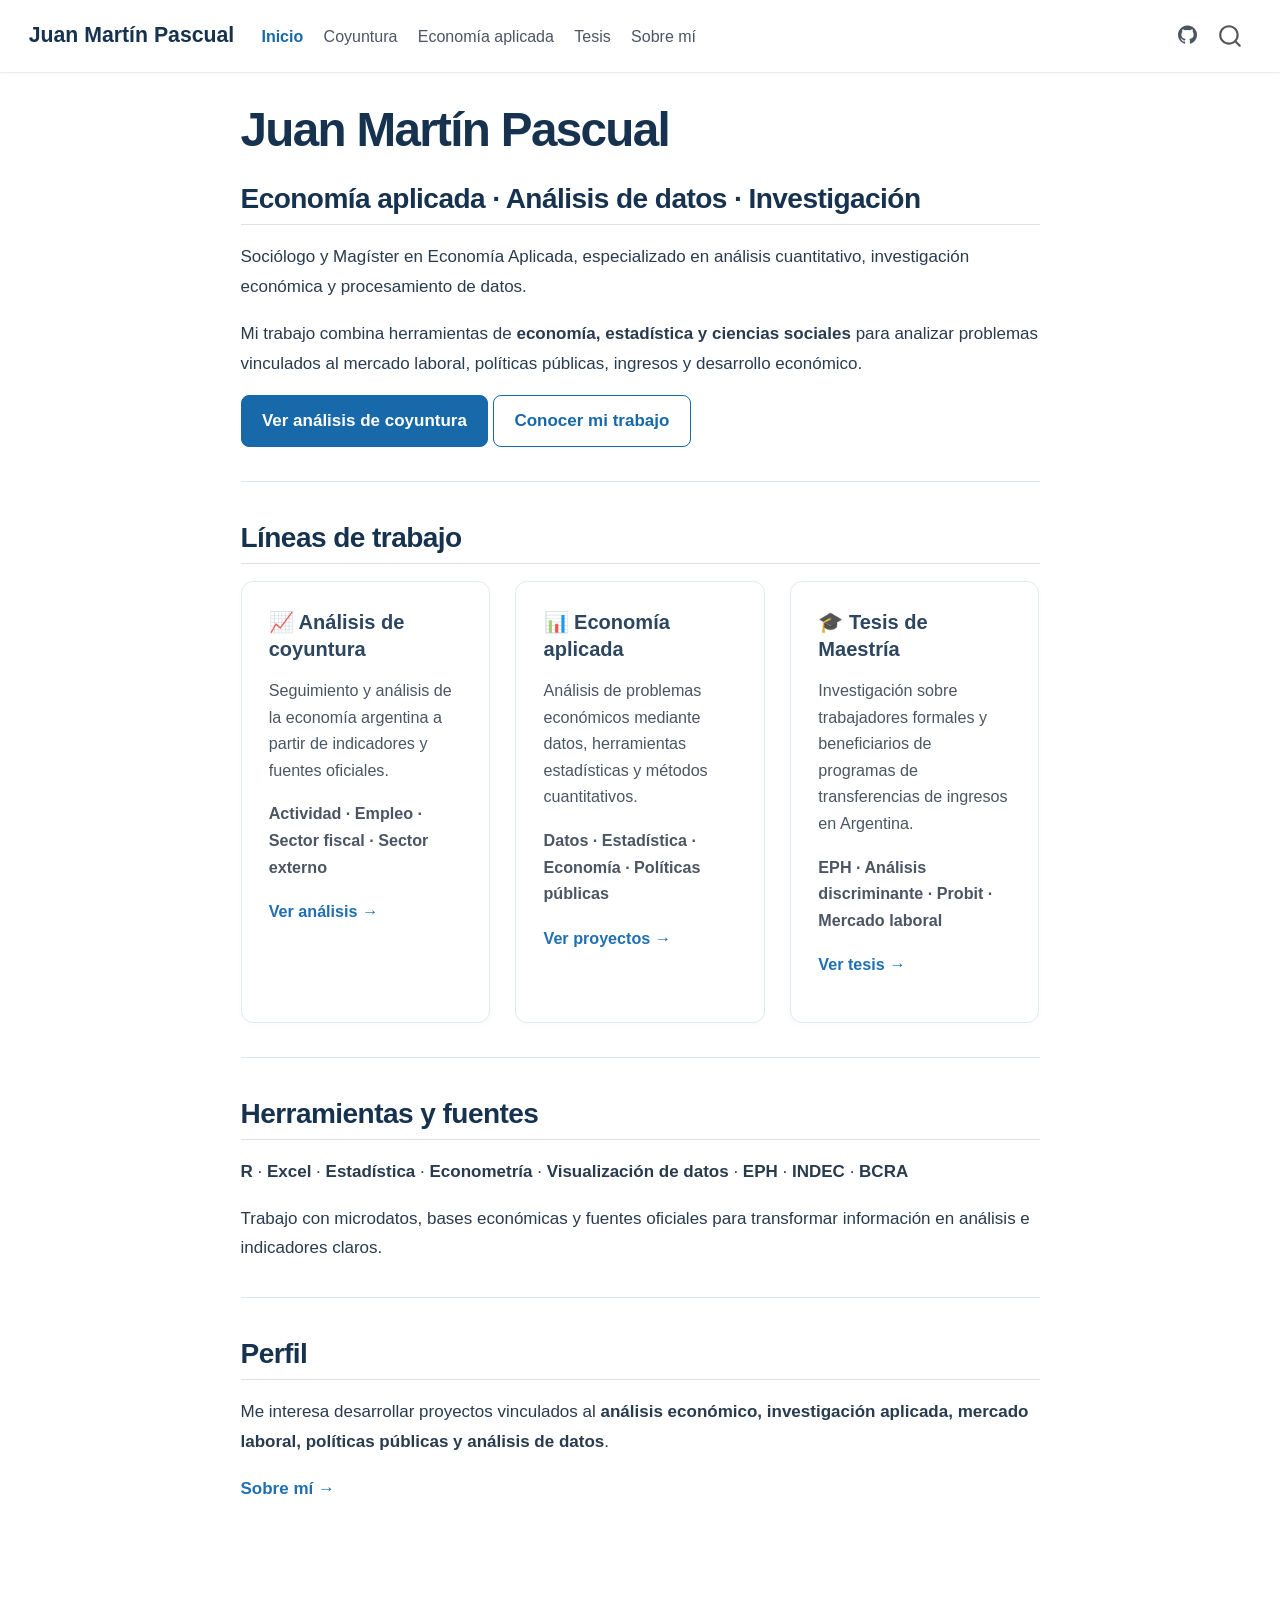
<file: index.html>
<!DOCTYPE html>
<html xmlns="http://www.w3.org/1999/xhtml" lang="en" xml:lang="en"><head>

<meta charset="utf-8">
<meta name="generator" content="quarto-1.10.18">

<meta name="viewport" content="width=device-width, initial-scale=1.0, user-scalable=yes">


<title>Juan Martín Pascual</title>
<style>
/* Default styles provided by pandoc.
** See https://pandoc.org/MANUAL.html#variables-for-html for config info.
*/
span.smallcaps{font-variant: small-caps;}
div.columns{display: flex; gap: 1.5em;}
div.column{flex: auto;}
@media screen {
div.columns{gap: min(4vw, 1.5em);}
div.column{overflow-x: auto;}
}
div.hanging-indent{margin-left: 1.5em; text-indent: -1.5em;}
ul.task-list{list-style: none;}
ul.task-list li input[type="checkbox"] {
  width: 0.8em;
  margin: 0 0.8em 0.2em -1em; /* quarto-specific, see https://github.com/quarto-dev/quarto-cli/issues/4556 */ 
  vertical-align: middle;
}
</style>


<script src="site_libs/quarto-nav/quarto-nav.js"></script>
<script src="site_libs/quarto-nav/headroom.min.js"></script>
<script src="site_libs/clipboard/clipboard.min.js"></script>
<script src="site_libs/quarto-search/autocomplete.umd.js"></script>
<script src="site_libs/quarto-search/fuse.min.js"></script>
<script src="site_libs/quarto-search/quarto-search.js"></script>
<meta name="quarto:offset" content="./">
<script src="site_libs/quarto-html/quarto.js" type="module"></script>
<script src="site_libs/quarto-html/tabsets/tabsets.js" type="module"></script>
<script src="site_libs/quarto-html/popper.min.js"></script>
<script src="site_libs/quarto-html/tippy.umd.min.js"></script>
<script src="site_libs/quarto-html/anchor.min.js"></script>
<link href="site_libs/quarto-html/tippy.css" rel="stylesheet">
<link href="site_libs/quarto-html/quarto-syntax-highlighting-64a204ab8560d761af7679ceaba22944.css" rel="stylesheet" id="quarto-text-highlighting-styles">
<script src="site_libs/bootstrap/bootstrap.min.js"></script>
<link href="site_libs/bootstrap/bootstrap-icons.css" rel="stylesheet">
<link href="site_libs/bootstrap/bootstrap-32643bc00688b413a4b4dac13675c875.min.css" rel="stylesheet" append-hash="true" id="quarto-bootstrap" data-mode="light">
<script id="quarto-search-options" type="application/json">{
  "location": "navbar",
  "copy-button": false,
  "collapse-after": 3,
  "panel-placement": "end",
  "type": "overlay",
  "limit": 50,
  "keyboard-shortcut": [
    "f",
    "/",
    "s"
  ],
  "show-item-context": false,
  "language": {
    "search-no-results-text": "No results",
    "search-matching-documents-text": "matching documents",
    "search-copy-link-title": "Copy link to search",
    "search-hide-matches-text": "Hide additional matches",
    "search-more-match-text": "more match in this document",
    "search-more-matches-text": "more matches in this document",
    "search-clear-button-title": "Clear",
    "search-text-placeholder": "",
    "search-detached-cancel-button-title": "Cancel",
    "search-submit-button-title": "Submit",
    "search-label": "Search"
  }
}</script>


<link rel="stylesheet" href="styles.css">
</head>

<body class="nav-fixed fullcontent quarto-light">

<div id="quarto-search-results"></div>
  <header id="quarto-header" class="headroom fixed-top">
    <nav class="navbar navbar-expand-lg " data-bs-theme="dark">
      <div class="navbar-container container-fluid">
      <div class="navbar-brand-container mx-auto">
    <a class="navbar-brand" href="./index.html">
    <span class="navbar-title">Juan Martín Pascual</span>
    </a>
  </div>
            <div id="quarto-search" class="" title="Search"></div>
          <button class="navbar-toggler" type="button" data-bs-toggle="collapse" data-bs-target="#navbarCollapse" aria-controls="navbarCollapse" role="menu" aria-expanded="false" aria-label="Toggle navigation" onclick="if (window.quartoToggleHeadroom) { window.quartoToggleHeadroom(); }">
  <span class="navbar-toggler-icon"></span>
</button>
          <div class="collapse navbar-collapse" id="navbarCollapse">
            <ul class="navbar-nav navbar-nav-scroll me-auto">
  <li class="nav-item">
    <a class="nav-link active" href="./index.html" aria-current="page"> 
<span class="menu-text">Inicio</span></a>
  </li>  
  <li class="nav-item">
    <a class="nav-link" href="./coyuntura.html"> 
<span class="menu-text">Coyuntura</span></a>
  </li>  
  <li class="nav-item">
    <a class="nav-link" href="./economia-aplicada.html"> 
<span class="menu-text">Economía aplicada</span></a>
  </li>  
  <li class="nav-item">
    <a class="nav-link" href="./tesis.html"> 
<span class="menu-text">Tesis</span></a>
  </li>  
  <li class="nav-item">
    <a class="nav-link" href="./about.html"> 
<span class="menu-text">Sobre mí</span></a>
  </li>  
</ul>
            <ul class="navbar-nav navbar-nav-scroll ms-auto">
  <li class="nav-item compact">
    <a class="nav-link" href="https://github.com/juan-martin-pascual"> <i class="bi bi-github" role="img" aria-label="GitHub">
</i> 
<span class="menu-text"></span></a>
  </li>  
</ul>
          </div> <!-- /navcollapse -->
            <div class="quarto-navbar-tools">
</div>
      </div> <!-- /container-fluid -->
    </nav>
</header>
<!-- content -->
<div id="quarto-content" class="quarto-container page-columns page-rows-contents page-layout-article page-navbar">
<!-- sidebar -->
<!-- margin-sidebar -->
    
<!-- main -->
<main class="content" id="quarto-document-content"><header id="title-block-header" class="quarto-title-block"><h1 class="title display-7">Juan Martín Pascual</h1></header>

<header id="title-block-header">


</header>


<section id="economía-aplicada-análisis-de-datos-investigación" class="level2">
<h2 class="anchored" data-anchor-id="economía-aplicada-análisis-de-datos-investigación">Economía aplicada · Análisis de datos · Investigación</h2>
<p>Sociólogo y Magíster en Economía Aplicada, especializado en análisis cuantitativo, investigación económica y procesamiento de datos.</p>
<p>Mi trabajo combina herramientas de <strong>economía, estadística y ciencias sociales</strong> para analizar problemas vinculados al mercado laboral, políticas públicas, ingresos y desarrollo económico.</p>
<p><a href="./coyuntura.html" class="btn btn-primary">Ver análisis de coyuntura</a> <a href="./about.html" class="btn btn-outline-primary">Conocer mi trabajo</a></p>
<hr>
</section>
<section id="líneas-de-trabajo" class="level2">
<h2 class="anchored" data-anchor-id="líneas-de-trabajo">Líneas de trabajo</h2>
<div class="grid">
<section id="análisis-de-coyuntura" class="level3 g-col-12 g-col-md-4 area-card">
<h3 class="anchored" data-anchor-id="análisis-de-coyuntura">📈 Análisis de coyuntura</h3>
<p>Seguimiento y análisis de la economía argentina a partir de indicadores y fuentes oficiales.</p>
<p><strong>Actividad · Empleo · Sector fiscal · Sector externo</strong></p>
<p><a href="./coyuntura.html" class="project-link">Ver análisis →</a></p>
</section>
<section id="economía-aplicada" class="level3 g-col-12 g-col-md-4 area-card">
<h3 class="anchored" data-anchor-id="economía-aplicada">📊 Economía aplicada</h3>
<p>Análisis de problemas económicos mediante datos, herramientas estadísticas y métodos cuantitativos.</p>
<p><strong>Datos · Estadística · Economía · Políticas públicas</strong></p>
<p><a href="./economia-aplicada.html" class="project-link">Ver proyectos →</a></p>
</section>
<section id="tesis-de-maestría" class="level3 g-col-12 g-col-md-4 area-card">
<h3 class="anchored" data-anchor-id="tesis-de-maestría">🎓 Tesis de Maestría</h3>
<p>Investigación sobre trabajadores formales y beneficiarios de programas de transferencias de ingresos en Argentina.</p>
<p><strong>EPH · Análisis discriminante · Probit · Mercado laboral</strong></p>
<p><a href="./tesis.html" class="project-link">Ver tesis →</a></p>
</section>
</div>
<hr>
</section>
<section id="herramientas-y-fuentes" class="level2">
<h2 class="anchored" data-anchor-id="herramientas-y-fuentes">Herramientas y fuentes</h2>
<p><strong>R</strong> · <strong>Excel</strong> · <strong>Estadística</strong> · <strong>Econometría</strong> · <strong>Visualización de datos</strong> · <strong>EPH</strong> · <strong>INDEC</strong> · <strong>BCRA</strong></p>
<p>Trabajo con microdatos, bases económicas y fuentes oficiales para transformar información en análisis e indicadores claros.</p>
<hr>
</section>
<section id="perfil" class="level2">
<h2 class="anchored" data-anchor-id="perfil">Perfil</h2>
<p>Me interesa desarrollar proyectos vinculados al <strong>análisis económico, investigación aplicada, mercado laboral, políticas públicas y análisis de datos</strong>.</p>
<p><a href="./about.html" class="project-link">Sobre mí →</a></p>


</section>

</main> <!-- /main -->
<script id="quarto-html-after-body" type="application/javascript">
  window.document.addEventListener("DOMContentLoaded", function (event) {
    const icon = "";
    const anchorJS = new window.AnchorJS();
    anchorJS.options = {
      placement: 'right',
      icon: icon
    };
    anchorJS.add('.anchored');
    const isCodeAnnotation = (el) => {
      for (const clz of el.classList) {
        if (clz.startsWith('code-annotation-')) {                     
          return true;
        }
      }
      return false;
    }
    const onCopySuccess = function(e) {
      // button target
      const button = e.trigger;
      // don't keep focus
      button.blur();
      // flash "checked"
      button.classList.add('code-copy-button-checked');
      var currentTitle = button.getAttribute("title");
      button.setAttribute("title", "Copied!");
      let tooltip;
      if (window.bootstrap) {
        button.setAttribute("data-bs-toggle", "tooltip");
        button.setAttribute("data-bs-placement", "left");
        button.setAttribute("data-bs-title", "Copied!");
        tooltip = new bootstrap.Tooltip(button, 
          { trigger: "manual", 
            customClass: "code-copy-button-tooltip",
            offset: [0, -8]});
        tooltip.show();    
      }
      setTimeout(function() {
        if (tooltip) {
          tooltip.hide();
          button.removeAttribute("data-bs-title");
          button.removeAttribute("data-bs-toggle");
          button.removeAttribute("data-bs-placement");
        }
        button.setAttribute("title", currentTitle);
        button.classList.remove('code-copy-button-checked');
      }, 1000);
      // clear code selection
      e.clearSelection();
    }
    const getTextToCopy = function(trigger) {
      const outerScaffold = trigger.parentElement.cloneNode(true);
      const codeEl = outerScaffold.querySelector('code');
      for (const childEl of codeEl.children) {
        if (isCodeAnnotation(childEl)) {
          childEl.remove();
        }
      }
      return codeEl.innerText;
    }
    const clipboard = new window.ClipboardJS('.code-copy-button:not([data-in-quarto-modal])', {
      text: getTextToCopy
    });
    clipboard.on('success', onCopySuccess);
    if (window.document.getElementById('quarto-embedded-source-code-modal')) {
      const clipboardModal = new window.ClipboardJS('.code-copy-button[data-in-quarto-modal]', {
        text: getTextToCopy,
        container: window.document.getElementById('quarto-embedded-source-code-modal')
      });
      clipboardModal.on('success', onCopySuccess);
    }
      var localhostRegex = new RegExp(/^(?:http|https):\/\/localhost\:?[0-9]*\//);
      var mailtoRegex = new RegExp(/^mailto:/);
        var filterRegex = new RegExp('/' + window.location.host + '/');
      var isInternal = (href) => {
          return filterRegex.test(href) || localhostRegex.test(href) || mailtoRegex.test(href);
      }
      // Inspect non-navigation links and adorn them if external
     var links = window.document.querySelectorAll('a[href]:not(.nav-link):not(.navbar-brand):not(.toc-action):not(.sidebar-link):not(.sidebar-item-toggle):not(.pagination-link):not(.no-external):not([aria-hidden]):not(.dropdown-item):not(.quarto-navigation-tool):not(.about-link)');
      for (var i=0; i<links.length; i++) {
        const link = links[i];
        if (!isInternal(link.href)) {
          // undo the damage that might have been done by quarto-nav.js in the case of
          // links that we want to consider external
          if (link.dataset.originalHref !== undefined) {
            link.href = link.dataset.originalHref;
          }
        }
      }
    function tippyHover(el, contentFn, onTriggerFn, onUntriggerFn) {
      const config = {
        allowHTML: true,
        maxWidth: 500,
        delay: 100,
        arrow: false,
        appendTo: function(el) {
            return el.parentElement;
        },
        interactive: true,
        interactiveBorder: 10,
        theme: 'quarto',
        placement: 'bottom-start',
      };
      if (contentFn) {
        config.content = contentFn;
      }
      if (onTriggerFn) {
        config.onTrigger = onTriggerFn;
      }
      if (onUntriggerFn) {
        config.onUntrigger = onUntriggerFn;
      }
      window.tippy(el, config); 
    }
    const noterefs = window.document.querySelectorAll('a[role="doc-noteref"]');
    for (var i=0; i<noterefs.length; i++) {
      const ref = noterefs[i];
      tippyHover(ref, function() {
        // use id or data attribute instead here
        let href = ref.getAttribute('data-footnote-href') || ref.getAttribute('href');
        try { href = new URL(href).hash; } catch {}
        const id = href.replace(/^#\/?/, "");
        const note = window.document.getElementById(id);
        if (note) {
          return note.innerHTML;
        } else {
          return "";
        }
      });
    }
    const xrefs = window.document.querySelectorAll('a.quarto-xref');
    const processXRef = (id, note) => {
      // Strip column container classes
      const stripColumnClz = (el) => {
        el.classList.remove("page-full", "page-columns");
        if (el.children) {
          for (const child of el.children) {
            stripColumnClz(child);
          }
        }
      }
      stripColumnClz(note)
      if (id === null || id.startsWith('sec-')) {
        // Special case sections, only their first couple elements
        const container = document.createElement("div");
        if (note.children && note.children.length > 2) {
          container.appendChild(note.children[0].cloneNode(true));
          for (let i = 1; i < note.children.length; i++) {
            const child = note.children[i];
            if (child.tagName === "P" && child.innerText === "") {
              continue;
            } else {
              container.appendChild(child.cloneNode(true));
              break;
            }
          }
          if (window.Quarto?.typesetMath) {
            window.Quarto.typesetMath(container);
          }
          return container.innerHTML
        } else {
          if (window.Quarto?.typesetMath) {
            window.Quarto.typesetMath(note);
          }
          return note.innerHTML;
        }
      } else {
        // Remove any anchor links if they are present
        const anchorLink = note.querySelector('a.anchorjs-link');
        if (anchorLink) {
          anchorLink.remove();
        }
        if (window.Quarto?.typesetMath) {
          window.Quarto.typesetMath(note);
        }
        if (note.classList.contains("callout")) {
          return note.outerHTML;
        } else {
          return note.innerHTML;
        }
      }
    }
    for (var i=0; i<xrefs.length; i++) {
      const xref = xrefs[i];
      tippyHover(xref, undefined, function(instance) {
        instance.disable();
        let url = xref.getAttribute('href');
        let hash = undefined; 
        if (url.startsWith('#')) {
          hash = url;
        } else {
          try { hash = new URL(url).hash; } catch {}
        }
        if (hash) {
          const id = hash.replace(/^#\/?/, "");
          const note = window.document.getElementById(id);
          if (note !== null) {
            try {
              const html = processXRef(id, note.cloneNode(true));
              instance.setContent(html);
            } finally {
              instance.enable();
              instance.show();
            }
          } else {
            // See if we can fetch this
            fetch(url.split('#')[0])
            .then(res => res.text())
            .then(html => {
              const parser = new DOMParser();
              const htmlDoc = parser.parseFromString(html, "text/html");
              const note = htmlDoc.getElementById(id);
              if (note !== null) {
                const html = processXRef(id, note);
                instance.setContent(html);
              } 
            }).finally(() => {
              instance.enable();
              instance.show();
            });
          }
        } else {
          // See if we can fetch a full url (with no hash to target)
          // This is a special case and we should probably do some content thinning / targeting
          fetch(url)
          .then(res => res.text())
          .then(html => {
            const parser = new DOMParser();
            const htmlDoc = parser.parseFromString(html, "text/html");
            const note = htmlDoc.querySelector('main.content');
            if (note !== null) {
              // This should only happen for chapter cross references
              // (since there is no id in the URL)
              // remove the first header
              if (note.children.length > 0 && note.children[0].tagName === "HEADER") {
                note.children[0].remove();
              }
              const html = processXRef(null, note);
              instance.setContent(html);
            } 
          }).finally(() => {
            instance.enable();
            instance.show();
          });
        }
      }, function(instance) {
      });
    }
        let selectedAnnoteEl;
        const selectorForAnnotation = ( cell, annotation) => {
          let cellAttr = 'data-code-cell="' + cell + '"';
          let lineAttr = 'data-code-annotation="' +  annotation + '"';
          const selector = 'span[' + cellAttr + '][' + lineAttr + ']';
          return selector;
        }
        const selectCodeLines = (annoteEl) => {
          const doc = window.document;
          const targetCell = annoteEl.getAttribute("data-target-cell");
          const targetAnnotation = annoteEl.getAttribute("data-target-annotation");
          const annoteSpan = window.document.querySelector(selectorForAnnotation(targetCell, targetAnnotation));
          const lines = annoteSpan.getAttribute("data-code-lines").split(",");
          const lineIds = lines.map((line) => {
            return targetCell + "-" + line;
          })
          let top = null;
          let height = null;
          let parent = null;
          if (lineIds.length > 0) {
              //compute the position of the single el (top and bottom and make a div)
              const el = window.document.getElementById(lineIds[0]);
              top = el.offsetTop;
              height = el.offsetHeight;
              parent = el.parentElement.parentElement;
            if (lineIds.length > 1) {
              const lastEl = window.document.getElementById(lineIds[lineIds.length - 1]);
              const bottom = lastEl.offsetTop + lastEl.offsetHeight;
              height = bottom - top;
            }
            if (top !== null && height !== null && parent !== null) {
              // cook up a div (if necessary) and position it 
              let div = window.document.getElementById("code-annotation-line-highlight");
              if (div === null) {
                div = window.document.createElement("div");
                div.setAttribute("id", "code-annotation-line-highlight");
                div.style.position = 'absolute';
                parent.appendChild(div);
              }
              div.style.top = top - 2 + "px";
              div.style.height = height + 4 + "px";
              div.style.left = 0;
              let gutterDiv = window.document.getElementById("code-annotation-line-highlight-gutter");
              if (gutterDiv === null) {
                gutterDiv = window.document.createElement("div");
                gutterDiv.setAttribute("id", "code-annotation-line-highlight-gutter");
                gutterDiv.style.position = 'absolute';
                const codeCell = window.document.getElementById(targetCell);
                const gutter = codeCell.querySelector('.code-annotation-gutter');
                gutter.appendChild(gutterDiv);
              }
              gutterDiv.style.top = top - 2 + "px";
              gutterDiv.style.height = height + 4 + "px";
            }
            selectedAnnoteEl = annoteEl;
          }
        };
        const unselectCodeLines = () => {
          const elementsIds = ["code-annotation-line-highlight", "code-annotation-line-highlight-gutter"];
          elementsIds.forEach((elId) => {
            const div = window.document.getElementById(elId);
            if (div) {
              div.remove();
            }
          });
          selectedAnnoteEl = undefined;
        };
          // Handle positioning of the toggle
      window.addEventListener(
        "resize",
        throttle(() => {
          elRect = undefined;
          if (selectedAnnoteEl) {
            selectCodeLines(selectedAnnoteEl);
          }
        }, 10)
      );
      function throttle(fn, ms) {
      let throttle = false;
      let timer;
        return (...args) => {
          if(!throttle) { // first call gets through
              fn.apply(this, args);
              throttle = true;
          } else { // all the others get throttled
              if(timer) clearTimeout(timer); // cancel #2
              timer = setTimeout(() => {
                fn.apply(this, args);
                timer = throttle = false;
              }, ms);
          }
        };
      }
        // Attach click handler to the DT
        const annoteDls = window.document.querySelectorAll('dt[data-target-cell]');
        for (const annoteDlNode of annoteDls) {
          annoteDlNode.addEventListener('click', (event) => {
            const clickedEl = event.target;
            if (clickedEl !== selectedAnnoteEl) {
              unselectCodeLines();
              const activeEl = window.document.querySelector('dt[data-target-cell].code-annotation-active');
              if (activeEl) {
                activeEl.classList.remove('code-annotation-active');
              }
              selectCodeLines(clickedEl);
              clickedEl.classList.add('code-annotation-active');
            } else {
              // Unselect the line
              unselectCodeLines();
              clickedEl.classList.remove('code-annotation-active');
            }
          });
        }
    const findCites = (el) => {
      const parentEl = el.parentElement;
      if (parentEl) {
        const cites = parentEl.dataset.cites;
        if (cites) {
          return {
            el,
            cites: cites.split(' ')
          };
        } else {
          return findCites(el.parentElement)
        }
      } else {
        return undefined;
      }
    };
    var bibliorefs = window.document.querySelectorAll('a[role="doc-biblioref"]');
    for (var i=0; i<bibliorefs.length; i++) {
      const ref = bibliorefs[i];
      const citeInfo = findCites(ref);
      if (citeInfo) {
        tippyHover(citeInfo.el, function() {
          var popup = window.document.createElement('div');
          citeInfo.cites.forEach(function(cite) {
            var citeDiv = window.document.createElement('div');
            citeDiv.classList.add('hanging-indent');
            citeDiv.classList.add('csl-entry');
            var biblioDiv = window.document.getElementById('ref-' + cite);
            if (biblioDiv) {
              citeDiv.innerHTML = biblioDiv.innerHTML;
            }
            popup.appendChild(citeDiv);
          });
          return popup.innerHTML;
        });
      }
    }
  });
  </script>
</div> <!-- /content -->




</body></html>
</file>
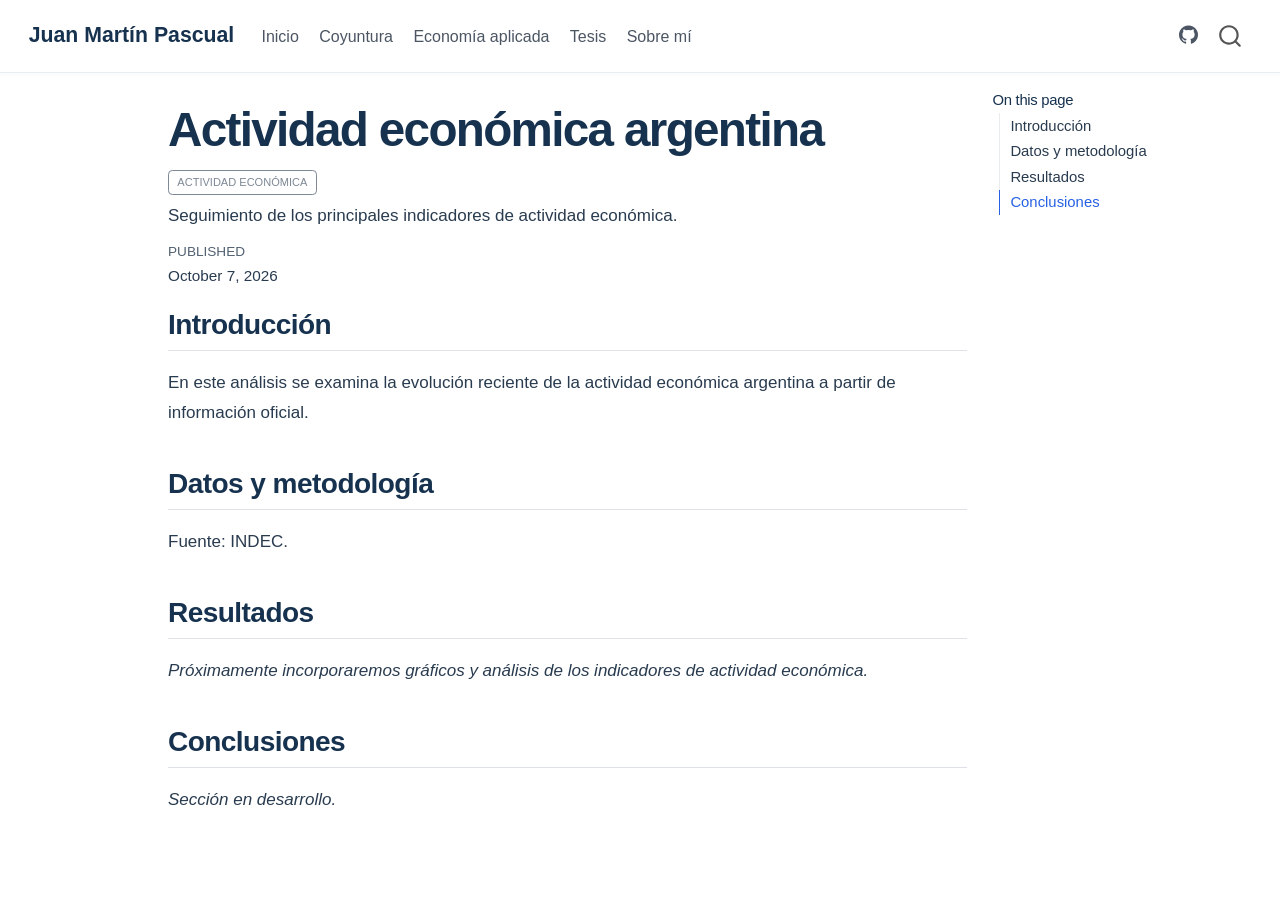
<file: posts/actividad economica/index.html>
<!DOCTYPE html>
<html xmlns="http://www.w3.org/1999/xhtml" lang="en" xml:lang="en"><head>

<meta charset="utf-8">
<meta name="generator" content="quarto-1.10.18">

<meta name="viewport" content="width=device-width, initial-scale=1.0, user-scalable=yes">

<meta name="dcterms.date" content="2026-10-07">
<meta name="description" content="Seguimiento de los principales indicadores de actividad económica.">

<title>Actividad económica argentina – Juan Martín Pascual</title>
<style>
/* Default styles provided by pandoc.
** See https://pandoc.org/MANUAL.html#variables-for-html for config info.
*/
span.smallcaps{font-variant: small-caps;}
div.columns{display: flex; gap: 1.5em;}
div.column{flex: auto;}
@media screen {
div.columns{gap: min(4vw, 1.5em);}
div.column{overflow-x: auto;}
}
div.hanging-indent{margin-left: 1.5em; text-indent: -1.5em;}
ul.task-list{list-style: none;}
ul.task-list li input[type="checkbox"] {
  width: 0.8em;
  margin: 0 0.8em 0.2em -1em; /* quarto-specific, see https://github.com/quarto-dev/quarto-cli/issues/4556 */ 
  vertical-align: middle;
}
</style>


<script src="../../site_libs/quarto-nav/quarto-nav.js"></script>
<script src="../../site_libs/quarto-nav/headroom.min.js"></script>
<script src="../../site_libs/clipboard/clipboard.min.js"></script>
<script src="../../site_libs/quarto-search/autocomplete.umd.js"></script>
<script src="../../site_libs/quarto-search/fuse.min.js"></script>
<script src="../../site_libs/quarto-search/quarto-search.js"></script>
<meta name="quarto:offset" content="../../">
<script src="../../site_libs/quarto-html/quarto.js" type="module"></script>
<script src="../../site_libs/quarto-html/tabsets/tabsets.js" type="module"></script>
<script src="../../site_libs/quarto-html/popper.min.js"></script>
<script src="../../site_libs/quarto-html/tippy.umd.min.js"></script>
<script src="../../site_libs/quarto-html/anchor.min.js"></script>
<link href="../../site_libs/quarto-html/tippy.css" rel="stylesheet">
<link href="../../site_libs/quarto-html/quarto-syntax-highlighting-64a204ab8560d761af7679ceaba22944.css" rel="stylesheet" id="quarto-text-highlighting-styles">
<script src="../../site_libs/bootstrap/bootstrap.min.js"></script>
<link href="../../site_libs/bootstrap/bootstrap-icons.css" rel="stylesheet">
<link href="../../site_libs/bootstrap/bootstrap-172ba59bd5e0b52282274ba0c0cc16fc.min.css" rel="stylesheet" append-hash="true" id="quarto-bootstrap" data-mode="light">
<script id="quarto-search-options" type="application/json">{
  "location": "navbar",
  "copy-button": false,
  "collapse-after": 3,
  "panel-placement": "end",
  "type": "overlay",
  "limit": 50,
  "keyboard-shortcut": [
    "f",
    "/",
    "s"
  ],
  "show-item-context": false,
  "language": {
    "search-no-results-text": "No results",
    "search-matching-documents-text": "matching documents",
    "search-copy-link-title": "Copy link to search",
    "search-hide-matches-text": "Hide additional matches",
    "search-more-match-text": "more match in this document",
    "search-more-matches-text": "more matches in this document",
    "search-clear-button-title": "Clear",
    "search-text-placeholder": "",
    "search-detached-cancel-button-title": "Cancel",
    "search-submit-button-title": "Submit",
    "search-label": "Search"
  }
}</script>


<link rel="stylesheet" href="../../styles.css">
</head>

<body class="nav-fixed quarto-light">

<div id="quarto-search-results"></div>
  <header id="quarto-header" class="headroom fixed-top">
    <nav class="navbar navbar-expand-lg " data-bs-theme="dark">
      <div class="navbar-container container-fluid">
      <div class="navbar-brand-container mx-auto">
    <a class="navbar-brand" href="../../index.html">
    <span class="navbar-title">Juan Martín Pascual</span>
    </a>
  </div>
            <div id="quarto-search" class="" title="Search"></div>
          <button class="navbar-toggler" type="button" data-bs-toggle="collapse" data-bs-target="#navbarCollapse" aria-controls="navbarCollapse" role="menu" aria-expanded="false" aria-label="Toggle navigation" onclick="if (window.quartoToggleHeadroom) { window.quartoToggleHeadroom(); }">
  <span class="navbar-toggler-icon"></span>
</button>
          <div class="collapse navbar-collapse" id="navbarCollapse">
            <ul class="navbar-nav navbar-nav-scroll me-auto">
  <li class="nav-item">
    <a class="nav-link" href="../../index.html"> 
<span class="menu-text">Inicio</span></a>
  </li>  
  <li class="nav-item">
    <a class="nav-link" href="../../coyuntura.html"> 
<span class="menu-text">Coyuntura</span></a>
  </li>  
  <li class="nav-item">
    <a class="nav-link" href="../../economia-aplicada.html"> 
<span class="menu-text">Economía aplicada</span></a>
  </li>  
  <li class="nav-item">
    <a class="nav-link" href="../../tesis.html"> 
<span class="menu-text">Tesis</span></a>
  </li>  
  <li class="nav-item">
    <a class="nav-link" href="../../about.html"> 
<span class="menu-text">Sobre mí</span></a>
  </li>  
</ul>
            <ul class="navbar-nav navbar-nav-scroll ms-auto">
  <li class="nav-item compact">
    <a class="nav-link" href="https://github.com/juan-martin-pascual"> <i class="bi bi-github" role="img" aria-label="GitHub">
</i> 
<span class="menu-text"></span></a>
  </li>  
</ul>
          </div> <!-- /navcollapse -->
            <div class="quarto-navbar-tools">
</div>
      </div> <!-- /container-fluid -->
    </nav>
</header>
<!-- content -->
<div id="quarto-content" class="quarto-container page-columns page-rows-contents page-layout-article page-navbar">
<!-- sidebar -->
<!-- margin-sidebar -->
    <div id="quarto-margin-sidebar" class="sidebar margin-sidebar">
        <nav id="TOC" role="doc-toc" class="toc-active">
    <h2 id="toc-title">On this page</h2>
   
  <ul>
  <li><a href="#introducción" id="toc-introducción" class="nav-link active" data-scroll-target="#introducción">Introducción</a></li>
  <li><a href="#datos-y-metodología" id="toc-datos-y-metodología" class="nav-link" data-scroll-target="#datos-y-metodología">Datos y metodología</a></li>
  <li><a href="#resultados" id="toc-resultados" class="nav-link" data-scroll-target="#resultados">Resultados</a></li>
  <li><a href="#conclusiones" id="toc-conclusiones" class="nav-link" data-scroll-target="#conclusiones">Conclusiones</a></li>
  </ul>
</nav>
    </div>
<!-- main -->
<main class="content" id="quarto-document-content">

<header id="title-block-header" class="quarto-title-block default">
<div class="quarto-title">
<h1 class="title">Actividad económica argentina</h1>
  <div class="quarto-categories">
    <div class="quarto-category">Actividad económica</div>
  </div>
  </div>

<div>
  <div class="description">
    Seguimiento de los principales indicadores de actividad económica.
  </div>
</div>


<div class="quarto-title-meta">

    
    <div>
    <div class="quarto-title-meta-heading">Published</div>
    <div class="quarto-title-meta-contents">
      <p class="date">October 7, 2026</p>
    </div>
  </div>
  
    
  </div>
  


</header>


<section id="introducción" class="level2">
<h2 class="anchored" data-anchor-id="introducción">Introducción</h2>
<p>En este análisis se examina la evolución reciente de la actividad económica argentina a partir de información oficial.</p>
</section>
<section id="datos-y-metodología" class="level2">
<h2 class="anchored" data-anchor-id="datos-y-metodología">Datos y metodología</h2>
<p>Fuente: INDEC.</p>
</section>
<section id="resultados" class="level2">
<h2 class="anchored" data-anchor-id="resultados">Resultados</h2>
<p><em>Próximamente incorporaremos gráficos y análisis de los indicadores de actividad económica.</em></p>
</section>
<section id="conclusiones" class="level2">
<h2 class="anchored" data-anchor-id="conclusiones">Conclusiones</h2>
<p><em>Sección en desarrollo.</em></p>


</section>

</main> <!-- /main -->
<script id="quarto-html-after-body" type="application/javascript">
  window.document.addEventListener("DOMContentLoaded", function (event) {
    const icon = "";
    const anchorJS = new window.AnchorJS();
    anchorJS.options = {
      placement: 'right',
      icon: icon
    };
    anchorJS.add('.anchored');
    const isCodeAnnotation = (el) => {
      for (const clz of el.classList) {
        if (clz.startsWith('code-annotation-')) {                     
          return true;
        }
      }
      return false;
    }
    const onCopySuccess = function(e) {
      // button target
      const button = e.trigger;
      // don't keep focus
      button.blur();
      // flash "checked"
      button.classList.add('code-copy-button-checked');
      var currentTitle = button.getAttribute("title");
      button.setAttribute("title", "Copied!");
      let tooltip;
      if (window.bootstrap) {
        button.setAttribute("data-bs-toggle", "tooltip");
        button.setAttribute("data-bs-placement", "left");
        button.setAttribute("data-bs-title", "Copied!");
        tooltip = new bootstrap.Tooltip(button, 
          { trigger: "manual", 
            customClass: "code-copy-button-tooltip",
            offset: [0, -8]});
        tooltip.show();    
      }
      setTimeout(function() {
        if (tooltip) {
          tooltip.hide();
          button.removeAttribute("data-bs-title");
          button.removeAttribute("data-bs-toggle");
          button.removeAttribute("data-bs-placement");
        }
        button.setAttribute("title", currentTitle);
        button.classList.remove('code-copy-button-checked');
      }, 1000);
      // clear code selection
      e.clearSelection();
    }
    const getTextToCopy = function(trigger) {
      const outerScaffold = trigger.parentElement.cloneNode(true);
      const codeEl = outerScaffold.querySelector('code');
      for (const childEl of codeEl.children) {
        if (isCodeAnnotation(childEl)) {
          childEl.remove();
        }
      }
      return codeEl.innerText;
    }
    const clipboard = new window.ClipboardJS('.code-copy-button:not([data-in-quarto-modal])', {
      text: getTextToCopy
    });
    clipboard.on('success', onCopySuccess);
    if (window.document.getElementById('quarto-embedded-source-code-modal')) {
      const clipboardModal = new window.ClipboardJS('.code-copy-button[data-in-quarto-modal]', {
        text: getTextToCopy,
        container: window.document.getElementById('quarto-embedded-source-code-modal')
      });
      clipboardModal.on('success', onCopySuccess);
    }
      var localhostRegex = new RegExp(/^(?:http|https):\/\/localhost\:?[0-9]*\//);
      var mailtoRegex = new RegExp(/^mailto:/);
        var filterRegex = new RegExp('/' + window.location.host + '/');
      var isInternal = (href) => {
          return filterRegex.test(href) || localhostRegex.test(href) || mailtoRegex.test(href);
      }
      // Inspect non-navigation links and adorn them if external
     var links = window.document.querySelectorAll('a[href]:not(.nav-link):not(.navbar-brand):not(.toc-action):not(.sidebar-link):not(.sidebar-item-toggle):not(.pagination-link):not(.no-external):not([aria-hidden]):not(.dropdown-item):not(.quarto-navigation-tool):not(.about-link)');
      for (var i=0; i<links.length; i++) {
        const link = links[i];
        if (!isInternal(link.href)) {
          // undo the damage that might have been done by quarto-nav.js in the case of
          // links that we want to consider external
          if (link.dataset.originalHref !== undefined) {
            link.href = link.dataset.originalHref;
          }
        }
      }
    function tippyHover(el, contentFn, onTriggerFn, onUntriggerFn) {
      const config = {
        allowHTML: true,
        maxWidth: 500,
        delay: 100,
        arrow: false,
        appendTo: function(el) {
            return el.parentElement;
        },
        interactive: true,
        interactiveBorder: 10,
        theme: 'quarto',
        placement: 'bottom-start',
      };
      if (contentFn) {
        config.content = contentFn;
      }
      if (onTriggerFn) {
        config.onTrigger = onTriggerFn;
      }
      if (onUntriggerFn) {
        config.onUntrigger = onUntriggerFn;
      }
      window.tippy(el, config); 
    }
    const noterefs = window.document.querySelectorAll('a[role="doc-noteref"]');
    for (var i=0; i<noterefs.length; i++) {
      const ref = noterefs[i];
      tippyHover(ref, function() {
        // use id or data attribute instead here
        let href = ref.getAttribute('data-footnote-href') || ref.getAttribute('href');
        try { href = new URL(href).hash; } catch {}
        const id = href.replace(/^#\/?/, "");
        const note = window.document.getElementById(id);
        if (note) {
          return note.innerHTML;
        } else {
          return "";
        }
      });
    }
    const xrefs = window.document.querySelectorAll('a.quarto-xref');
    const processXRef = (id, note) => {
      // Strip column container classes
      const stripColumnClz = (el) => {
        el.classList.remove("page-full", "page-columns");
        if (el.children) {
          for (const child of el.children) {
            stripColumnClz(child);
          }
        }
      }
      stripColumnClz(note)
      if (id === null || id.startsWith('sec-')) {
        // Special case sections, only their first couple elements
        const container = document.createElement("div");
        if (note.children && note.children.length > 2) {
          container.appendChild(note.children[0].cloneNode(true));
          for (let i = 1; i < note.children.length; i++) {
            const child = note.children[i];
            if (child.tagName === "P" && child.innerText === "") {
              continue;
            } else {
              container.appendChild(child.cloneNode(true));
              break;
            }
          }
          if (window.Quarto?.typesetMath) {
            window.Quarto.typesetMath(container);
          }
          return container.innerHTML
        } else {
          if (window.Quarto?.typesetMath) {
            window.Quarto.typesetMath(note);
          }
          return note.innerHTML;
        }
      } else {
        // Remove any anchor links if they are present
        const anchorLink = note.querySelector('a.anchorjs-link');
        if (anchorLink) {
          anchorLink.remove();
        }
        if (window.Quarto?.typesetMath) {
          window.Quarto.typesetMath(note);
        }
        if (note.classList.contains("callout")) {
          return note.outerHTML;
        } else {
          return note.innerHTML;
        }
      }
    }
    for (var i=0; i<xrefs.length; i++) {
      const xref = xrefs[i];
      tippyHover(xref, undefined, function(instance) {
        instance.disable();
        let url = xref.getAttribute('href');
        let hash = undefined; 
        if (url.startsWith('#')) {
          hash = url;
        } else {
          try { hash = new URL(url).hash; } catch {}
        }
        if (hash) {
          const id = hash.replace(/^#\/?/, "");
          const note = window.document.getElementById(id);
          if (note !== null) {
            try {
              const html = processXRef(id, note.cloneNode(true));
              instance.setContent(html);
            } finally {
              instance.enable();
              instance.show();
            }
          } else {
            // See if we can fetch this
            fetch(url.split('#')[0])
            .then(res => res.text())
            .then(html => {
              const parser = new DOMParser();
              const htmlDoc = parser.parseFromString(html, "text/html");
              const note = htmlDoc.getElementById(id);
              if (note !== null) {
                const html = processXRef(id, note);
                instance.setContent(html);
              } 
            }).finally(() => {
              instance.enable();
              instance.show();
            });
          }
        } else {
          // See if we can fetch a full url (with no hash to target)
          // This is a special case and we should probably do some content thinning / targeting
          fetch(url)
          .then(res => res.text())
          .then(html => {
            const parser = new DOMParser();
            const htmlDoc = parser.parseFromString(html, "text/html");
            const note = htmlDoc.querySelector('main.content');
            if (note !== null) {
              // This should only happen for chapter cross references
              // (since there is no id in the URL)
              // remove the first header
              if (note.children.length > 0 && note.children[0].tagName === "HEADER") {
                note.children[0].remove();
              }
              const html = processXRef(null, note);
              instance.setContent(html);
            } 
          }).finally(() => {
            instance.enable();
            instance.show();
          });
        }
      }, function(instance) {
      });
    }
        let selectedAnnoteEl;
        const selectorForAnnotation = ( cell, annotation) => {
          let cellAttr = 'data-code-cell="' + cell + '"';
          let lineAttr = 'data-code-annotation="' +  annotation + '"';
          const selector = 'span[' + cellAttr + '][' + lineAttr + ']';
          return selector;
        }
        const selectCodeLines = (annoteEl) => {
          const doc = window.document;
          const targetCell = annoteEl.getAttribute("data-target-cell");
          const targetAnnotation = annoteEl.getAttribute("data-target-annotation");
          const annoteSpan = window.document.querySelector(selectorForAnnotation(targetCell, targetAnnotation));
          const lines = annoteSpan.getAttribute("data-code-lines").split(",");
          const lineIds = lines.map((line) => {
            return targetCell + "-" + line;
          })
          let top = null;
          let height = null;
          let parent = null;
          if (lineIds.length > 0) {
              //compute the position of the single el (top and bottom and make a div)
              const el = window.document.getElementById(lineIds[0]);
              top = el.offsetTop;
              height = el.offsetHeight;
              parent = el.parentElement.parentElement;
            if (lineIds.length > 1) {
              const lastEl = window.document.getElementById(lineIds[lineIds.length - 1]);
              const bottom = lastEl.offsetTop + lastEl.offsetHeight;
              height = bottom - top;
            }
            if (top !== null && height !== null && parent !== null) {
              // cook up a div (if necessary) and position it 
              let div = window.document.getElementById("code-annotation-line-highlight");
              if (div === null) {
                div = window.document.createElement("div");
                div.setAttribute("id", "code-annotation-line-highlight");
                div.style.position = 'absolute';
                parent.appendChild(div);
              }
              div.style.top = top - 2 + "px";
              div.style.height = height + 4 + "px";
              div.style.left = 0;
              let gutterDiv = window.document.getElementById("code-annotation-line-highlight-gutter");
              if (gutterDiv === null) {
                gutterDiv = window.document.createElement("div");
                gutterDiv.setAttribute("id", "code-annotation-line-highlight-gutter");
                gutterDiv.style.position = 'absolute';
                const codeCell = window.document.getElementById(targetCell);
                const gutter = codeCell.querySelector('.code-annotation-gutter');
                gutter.appendChild(gutterDiv);
              }
              gutterDiv.style.top = top - 2 + "px";
              gutterDiv.style.height = height + 4 + "px";
            }
            selectedAnnoteEl = annoteEl;
          }
        };
        const unselectCodeLines = () => {
          const elementsIds = ["code-annotation-line-highlight", "code-annotation-line-highlight-gutter"];
          elementsIds.forEach((elId) => {
            const div = window.document.getElementById(elId);
            if (div) {
              div.remove();
            }
          });
          selectedAnnoteEl = undefined;
        };
          // Handle positioning of the toggle
      window.addEventListener(
        "resize",
        throttle(() => {
          elRect = undefined;
          if (selectedAnnoteEl) {
            selectCodeLines(selectedAnnoteEl);
          }
        }, 10)
      );
      function throttle(fn, ms) {
      let throttle = false;
      let timer;
        return (...args) => {
          if(!throttle) { // first call gets through
              fn.apply(this, args);
              throttle = true;
          } else { // all the others get throttled
              if(timer) clearTimeout(timer); // cancel #2
              timer = setTimeout(() => {
                fn.apply(this, args);
                timer = throttle = false;
              }, ms);
          }
        };
      }
        // Attach click handler to the DT
        const annoteDls = window.document.querySelectorAll('dt[data-target-cell]');
        for (const annoteDlNode of annoteDls) {
          annoteDlNode.addEventListener('click', (event) => {
            const clickedEl = event.target;
            if (clickedEl !== selectedAnnoteEl) {
              unselectCodeLines();
              const activeEl = window.document.querySelector('dt[data-target-cell].code-annotation-active');
              if (activeEl) {
                activeEl.classList.remove('code-annotation-active');
              }
              selectCodeLines(clickedEl);
              clickedEl.classList.add('code-annotation-active');
            } else {
              // Unselect the line
              unselectCodeLines();
              clickedEl.classList.remove('code-annotation-active');
            }
          });
        }
    const findCites = (el) => {
      const parentEl = el.parentElement;
      if (parentEl) {
        const cites = parentEl.dataset.cites;
        if (cites) {
          return {
            el,
            cites: cites.split(' ')
          };
        } else {
          return findCites(el.parentElement)
        }
      } else {
        return undefined;
      }
    };
    var bibliorefs = window.document.querySelectorAll('a[role="doc-biblioref"]');
    for (var i=0; i<bibliorefs.length; i++) {
      const ref = bibliorefs[i];
      const citeInfo = findCites(ref);
      if (citeInfo) {
        tippyHover(citeInfo.el, function() {
          var popup = window.document.createElement('div');
          citeInfo.cites.forEach(function(cite) {
            var citeDiv = window.document.createElement('div');
            citeDiv.classList.add('hanging-indent');
            citeDiv.classList.add('csl-entry');
            var biblioDiv = window.document.getElementById('ref-' + cite);
            if (biblioDiv) {
              citeDiv.innerHTML = biblioDiv.innerHTML;
            }
            popup.appendChild(citeDiv);
          });
          return popup.innerHTML;
        });
      }
    }
  });
  </script>
</div> <!-- /content -->




</body></html>
</file>
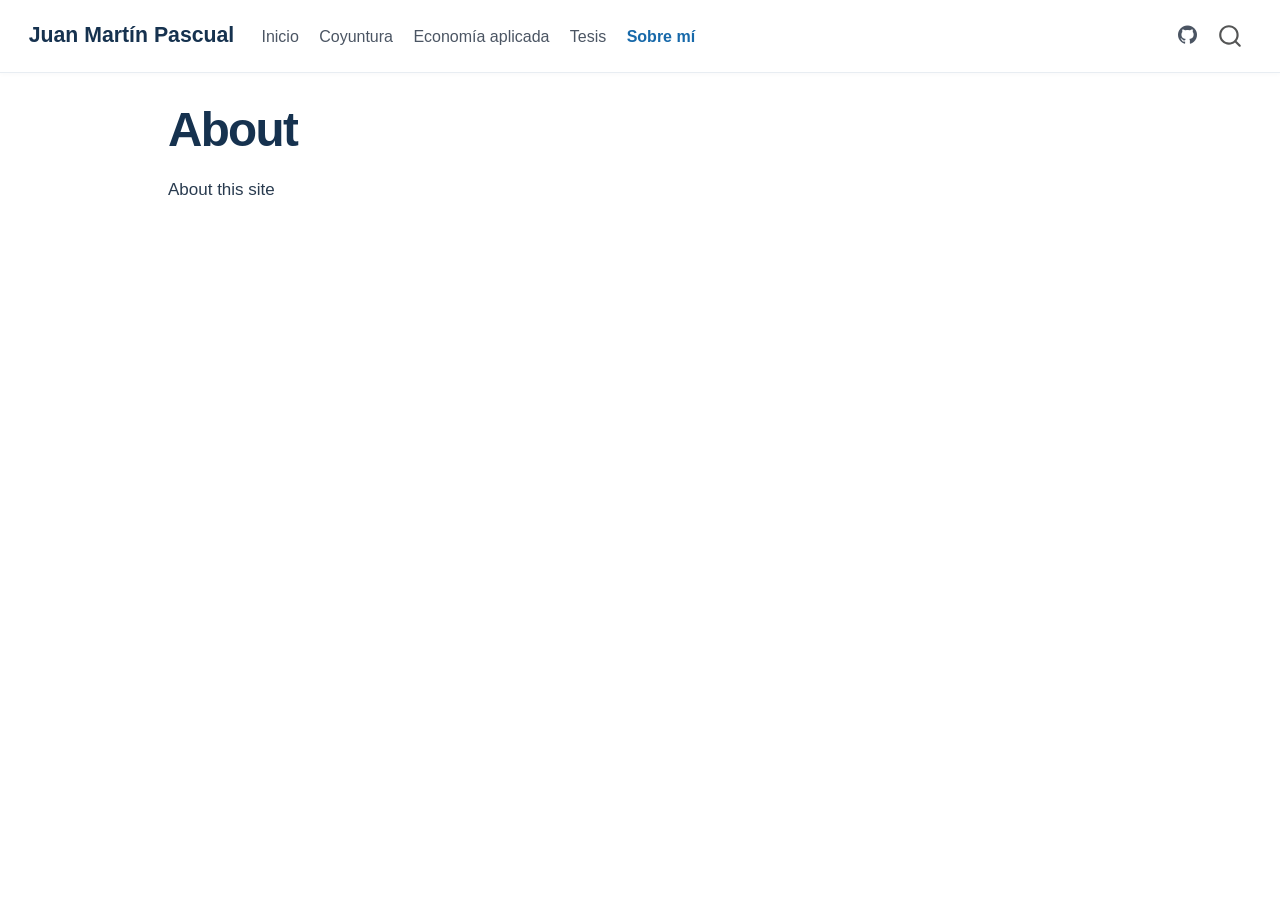
<file: about.html>
<!DOCTYPE html>
<html xmlns="http://www.w3.org/1999/xhtml" lang="en" xml:lang="en"><head>

<meta charset="utf-8">
<meta name="generator" content="quarto-1.10.18">

<meta name="viewport" content="width=device-width, initial-scale=1.0, user-scalable=yes">


<title>About – Juan Martín Pascual</title>
<style>
/* Default styles provided by pandoc.
** See https://pandoc.org/MANUAL.html#variables-for-html for config info.
*/
span.smallcaps{font-variant: small-caps;}
div.columns{display: flex; gap: 1.5em;}
div.column{flex: auto;}
@media screen {
div.columns{gap: min(4vw, 1.5em);}
div.column{overflow-x: auto;}
}
div.hanging-indent{margin-left: 1.5em; text-indent: -1.5em;}
ul.task-list{list-style: none;}
ul.task-list li input[type="checkbox"] {
  width: 0.8em;
  margin: 0 0.8em 0.2em -1em; /* quarto-specific, see https://github.com/quarto-dev/quarto-cli/issues/4556 */ 
  vertical-align: middle;
}
</style>


<script src="site_libs/quarto-nav/quarto-nav.js"></script>
<script src="site_libs/quarto-nav/headroom.min.js"></script>
<script src="site_libs/clipboard/clipboard.min.js"></script>
<script src="site_libs/quarto-search/autocomplete.umd.js"></script>
<script src="site_libs/quarto-search/fuse.min.js"></script>
<script src="site_libs/quarto-search/quarto-search.js"></script>
<meta name="quarto:offset" content="./">
<script src="site_libs/quarto-html/quarto.js" type="module"></script>
<script src="site_libs/quarto-html/tabsets/tabsets.js" type="module"></script>
<script src="site_libs/quarto-html/popper.min.js"></script>
<script src="site_libs/quarto-html/tippy.umd.min.js"></script>
<script src="site_libs/quarto-html/anchor.min.js"></script>
<link href="site_libs/quarto-html/tippy.css" rel="stylesheet">
<link href="site_libs/quarto-html/quarto-syntax-highlighting-64a204ab8560d761af7679ceaba22944.css" rel="stylesheet" id="quarto-text-highlighting-styles">
<script src="site_libs/bootstrap/bootstrap.min.js"></script>
<link href="site_libs/bootstrap/bootstrap-icons.css" rel="stylesheet">
<link href="site_libs/bootstrap/bootstrap-172ba59bd5e0b52282274ba0c0cc16fc.min.css" rel="stylesheet" append-hash="true" id="quarto-bootstrap" data-mode="light">
<script id="quarto-search-options" type="application/json">{
  "location": "navbar",
  "copy-button": false,
  "collapse-after": 3,
  "panel-placement": "end",
  "type": "overlay",
  "limit": 50,
  "keyboard-shortcut": [
    "f",
    "/",
    "s"
  ],
  "show-item-context": false,
  "language": {
    "search-no-results-text": "No results",
    "search-matching-documents-text": "matching documents",
    "search-copy-link-title": "Copy link to search",
    "search-hide-matches-text": "Hide additional matches",
    "search-more-match-text": "more match in this document",
    "search-more-matches-text": "more matches in this document",
    "search-clear-button-title": "Clear",
    "search-text-placeholder": "",
    "search-detached-cancel-button-title": "Cancel",
    "search-submit-button-title": "Submit",
    "search-label": "Search"
  }
}</script>


<link rel="stylesheet" href="styles.css">
</head>

<body class="nav-fixed quarto-light">

<div id="quarto-search-results"></div>
  <header id="quarto-header" class="headroom fixed-top">
    <nav class="navbar navbar-expand-lg " data-bs-theme="dark">
      <div class="navbar-container container-fluid">
      <div class="navbar-brand-container mx-auto">
    <a class="navbar-brand" href="./index.html">
    <span class="navbar-title">Juan Martín Pascual</span>
    </a>
  </div>
            <div id="quarto-search" class="" title="Search"></div>
          <button class="navbar-toggler" type="button" data-bs-toggle="collapse" data-bs-target="#navbarCollapse" aria-controls="navbarCollapse" role="menu" aria-expanded="false" aria-label="Toggle navigation" onclick="if (window.quartoToggleHeadroom) { window.quartoToggleHeadroom(); }">
  <span class="navbar-toggler-icon"></span>
</button>
          <div class="collapse navbar-collapse" id="navbarCollapse">
            <ul class="navbar-nav navbar-nav-scroll me-auto">
  <li class="nav-item">
    <a class="nav-link" href="./index.html"> 
<span class="menu-text">Inicio</span></a>
  </li>  
  <li class="nav-item">
    <a class="nav-link" href="./coyuntura.html"> 
<span class="menu-text">Coyuntura</span></a>
  </li>  
  <li class="nav-item">
    <a class="nav-link" href="./economia-aplicada.html"> 
<span class="menu-text">Economía aplicada</span></a>
  </li>  
  <li class="nav-item">
    <a class="nav-link" href="./tesis.html"> 
<span class="menu-text">Tesis</span></a>
  </li>  
  <li class="nav-item">
    <a class="nav-link active" href="./about.html" aria-current="page"> 
<span class="menu-text">Sobre mí</span></a>
  </li>  
</ul>
            <ul class="navbar-nav navbar-nav-scroll ms-auto">
  <li class="nav-item compact">
    <a class="nav-link" href="https://github.com/juan-martin-pascual"> <i class="bi bi-github" role="img" aria-label="GitHub">
</i> 
<span class="menu-text"></span></a>
  </li>  
</ul>
          </div> <!-- /navcollapse -->
            <div class="quarto-navbar-tools">
</div>
      </div> <!-- /container-fluid -->
    </nav>
</header>
<!-- content -->
<div id="quarto-content" class="quarto-container page-columns page-rows-contents page-layout-article page-navbar">
<!-- sidebar -->
<!-- margin-sidebar -->
    <div id="quarto-margin-sidebar" class="sidebar margin-sidebar zindex-bottom">
        
    </div>
<!-- main -->
<main class="content" id="quarto-document-content">

<header id="title-block-header" class="quarto-title-block default">
<div class="quarto-title">
<h1 class="title">About</h1>
</div>



<div class="quarto-title-meta">

    
  
    
  </div>
  


</header>


<p>About this site</p>



</main> <!-- /main -->
<script id="quarto-html-after-body" type="application/javascript">
  window.document.addEventListener("DOMContentLoaded", function (event) {
    const icon = "";
    const anchorJS = new window.AnchorJS();
    anchorJS.options = {
      placement: 'right',
      icon: icon
    };
    anchorJS.add('.anchored');
    const isCodeAnnotation = (el) => {
      for (const clz of el.classList) {
        if (clz.startsWith('code-annotation-')) {                     
          return true;
        }
      }
      return false;
    }
    const onCopySuccess = function(e) {
      // button target
      const button = e.trigger;
      // don't keep focus
      button.blur();
      // flash "checked"
      button.classList.add('code-copy-button-checked');
      var currentTitle = button.getAttribute("title");
      button.setAttribute("title", "Copied!");
      let tooltip;
      if (window.bootstrap) {
        button.setAttribute("data-bs-toggle", "tooltip");
        button.setAttribute("data-bs-placement", "left");
        button.setAttribute("data-bs-title", "Copied!");
        tooltip = new bootstrap.Tooltip(button, 
          { trigger: "manual", 
            customClass: "code-copy-button-tooltip",
            offset: [0, -8]});
        tooltip.show();    
      }
      setTimeout(function() {
        if (tooltip) {
          tooltip.hide();
          button.removeAttribute("data-bs-title");
          button.removeAttribute("data-bs-toggle");
          button.removeAttribute("data-bs-placement");
        }
        button.setAttribute("title", currentTitle);
        button.classList.remove('code-copy-button-checked');
      }, 1000);
      // clear code selection
      e.clearSelection();
    }
    const getTextToCopy = function(trigger) {
      const outerScaffold = trigger.parentElement.cloneNode(true);
      const codeEl = outerScaffold.querySelector('code');
      for (const childEl of codeEl.children) {
        if (isCodeAnnotation(childEl)) {
          childEl.remove();
        }
      }
      return codeEl.innerText;
    }
    const clipboard = new window.ClipboardJS('.code-copy-button:not([data-in-quarto-modal])', {
      text: getTextToCopy
    });
    clipboard.on('success', onCopySuccess);
    if (window.document.getElementById('quarto-embedded-source-code-modal')) {
      const clipboardModal = new window.ClipboardJS('.code-copy-button[data-in-quarto-modal]', {
        text: getTextToCopy,
        container: window.document.getElementById('quarto-embedded-source-code-modal')
      });
      clipboardModal.on('success', onCopySuccess);
    }
      var localhostRegex = new RegExp(/^(?:http|https):\/\/localhost\:?[0-9]*\//);
      var mailtoRegex = new RegExp(/^mailto:/);
        var filterRegex = new RegExp('/' + window.location.host + '/');
      var isInternal = (href) => {
          return filterRegex.test(href) || localhostRegex.test(href) || mailtoRegex.test(href);
      }
      // Inspect non-navigation links and adorn them if external
     var links = window.document.querySelectorAll('a[href]:not(.nav-link):not(.navbar-brand):not(.toc-action):not(.sidebar-link):not(.sidebar-item-toggle):not(.pagination-link):not(.no-external):not([aria-hidden]):not(.dropdown-item):not(.quarto-navigation-tool):not(.about-link)');
      for (var i=0; i<links.length; i++) {
        const link = links[i];
        if (!isInternal(link.href)) {
          // undo the damage that might have been done by quarto-nav.js in the case of
          // links that we want to consider external
          if (link.dataset.originalHref !== undefined) {
            link.href = link.dataset.originalHref;
          }
        }
      }
    function tippyHover(el, contentFn, onTriggerFn, onUntriggerFn) {
      const config = {
        allowHTML: true,
        maxWidth: 500,
        delay: 100,
        arrow: false,
        appendTo: function(el) {
            return el.parentElement;
        },
        interactive: true,
        interactiveBorder: 10,
        theme: 'quarto',
        placement: 'bottom-start',
      };
      if (contentFn) {
        config.content = contentFn;
      }
      if (onTriggerFn) {
        config.onTrigger = onTriggerFn;
      }
      if (onUntriggerFn) {
        config.onUntrigger = onUntriggerFn;
      }
      window.tippy(el, config); 
    }
    const noterefs = window.document.querySelectorAll('a[role="doc-noteref"]');
    for (var i=0; i<noterefs.length; i++) {
      const ref = noterefs[i];
      tippyHover(ref, function() {
        // use id or data attribute instead here
        let href = ref.getAttribute('data-footnote-href') || ref.getAttribute('href');
        try { href = new URL(href).hash; } catch {}
        const id = href.replace(/^#\/?/, "");
        const note = window.document.getElementById(id);
        if (note) {
          return note.innerHTML;
        } else {
          return "";
        }
      });
    }
    const xrefs = window.document.querySelectorAll('a.quarto-xref');
    const processXRef = (id, note) => {
      // Strip column container classes
      const stripColumnClz = (el) => {
        el.classList.remove("page-full", "page-columns");
        if (el.children) {
          for (const child of el.children) {
            stripColumnClz(child);
          }
        }
      }
      stripColumnClz(note)
      if (id === null || id.startsWith('sec-')) {
        // Special case sections, only their first couple elements
        const container = document.createElement("div");
        if (note.children && note.children.length > 2) {
          container.appendChild(note.children[0].cloneNode(true));
          for (let i = 1; i < note.children.length; i++) {
            const child = note.children[i];
            if (child.tagName === "P" && child.innerText === "") {
              continue;
            } else {
              container.appendChild(child.cloneNode(true));
              break;
            }
          }
          if (window.Quarto?.typesetMath) {
            window.Quarto.typesetMath(container);
          }
          return container.innerHTML
        } else {
          if (window.Quarto?.typesetMath) {
            window.Quarto.typesetMath(note);
          }
          return note.innerHTML;
        }
      } else {
        // Remove any anchor links if they are present
        const anchorLink = note.querySelector('a.anchorjs-link');
        if (anchorLink) {
          anchorLink.remove();
        }
        if (window.Quarto?.typesetMath) {
          window.Quarto.typesetMath(note);
        }
        if (note.classList.contains("callout")) {
          return note.outerHTML;
        } else {
          return note.innerHTML;
        }
      }
    }
    for (var i=0; i<xrefs.length; i++) {
      const xref = xrefs[i];
      tippyHover(xref, undefined, function(instance) {
        instance.disable();
        let url = xref.getAttribute('href');
        let hash = undefined; 
        if (url.startsWith('#')) {
          hash = url;
        } else {
          try { hash = new URL(url).hash; } catch {}
        }
        if (hash) {
          const id = hash.replace(/^#\/?/, "");
          const note = window.document.getElementById(id);
          if (note !== null) {
            try {
              const html = processXRef(id, note.cloneNode(true));
              instance.setContent(html);
            } finally {
              instance.enable();
              instance.show();
            }
          } else {
            // See if we can fetch this
            fetch(url.split('#')[0])
            .then(res => res.text())
            .then(html => {
              const parser = new DOMParser();
              const htmlDoc = parser.parseFromString(html, "text/html");
              const note = htmlDoc.getElementById(id);
              if (note !== null) {
                const html = processXRef(id, note);
                instance.setContent(html);
              } 
            }).finally(() => {
              instance.enable();
              instance.show();
            });
          }
        } else {
          // See if we can fetch a full url (with no hash to target)
          // This is a special case and we should probably do some content thinning / targeting
          fetch(url)
          .then(res => res.text())
          .then(html => {
            const parser = new DOMParser();
            const htmlDoc = parser.parseFromString(html, "text/html");
            const note = htmlDoc.querySelector('main.content');
            if (note !== null) {
              // This should only happen for chapter cross references
              // (since there is no id in the URL)
              // remove the first header
              if (note.children.length > 0 && note.children[0].tagName === "HEADER") {
                note.children[0].remove();
              }
              const html = processXRef(null, note);
              instance.setContent(html);
            } 
          }).finally(() => {
            instance.enable();
            instance.show();
          });
        }
      }, function(instance) {
      });
    }
        let selectedAnnoteEl;
        const selectorForAnnotation = ( cell, annotation) => {
          let cellAttr = 'data-code-cell="' + cell + '"';
          let lineAttr = 'data-code-annotation="' +  annotation + '"';
          const selector = 'span[' + cellAttr + '][' + lineAttr + ']';
          return selector;
        }
        const selectCodeLines = (annoteEl) => {
          const doc = window.document;
          const targetCell = annoteEl.getAttribute("data-target-cell");
          const targetAnnotation = annoteEl.getAttribute("data-target-annotation");
          const annoteSpan = window.document.querySelector(selectorForAnnotation(targetCell, targetAnnotation));
          const lines = annoteSpan.getAttribute("data-code-lines").split(",");
          const lineIds = lines.map((line) => {
            return targetCell + "-" + line;
          })
          let top = null;
          let height = null;
          let parent = null;
          if (lineIds.length > 0) {
              //compute the position of the single el (top and bottom and make a div)
              const el = window.document.getElementById(lineIds[0]);
              top = el.offsetTop;
              height = el.offsetHeight;
              parent = el.parentElement.parentElement;
            if (lineIds.length > 1) {
              const lastEl = window.document.getElementById(lineIds[lineIds.length - 1]);
              const bottom = lastEl.offsetTop + lastEl.offsetHeight;
              height = bottom - top;
            }
            if (top !== null && height !== null && parent !== null) {
              // cook up a div (if necessary) and position it 
              let div = window.document.getElementById("code-annotation-line-highlight");
              if (div === null) {
                div = window.document.createElement("div");
                div.setAttribute("id", "code-annotation-line-highlight");
                div.style.position = 'absolute';
                parent.appendChild(div);
              }
              div.style.top = top - 2 + "px";
              div.style.height = height + 4 + "px";
              div.style.left = 0;
              let gutterDiv = window.document.getElementById("code-annotation-line-highlight-gutter");
              if (gutterDiv === null) {
                gutterDiv = window.document.createElement("div");
                gutterDiv.setAttribute("id", "code-annotation-line-highlight-gutter");
                gutterDiv.style.position = 'absolute';
                const codeCell = window.document.getElementById(targetCell);
                const gutter = codeCell.querySelector('.code-annotation-gutter');
                gutter.appendChild(gutterDiv);
              }
              gutterDiv.style.top = top - 2 + "px";
              gutterDiv.style.height = height + 4 + "px";
            }
            selectedAnnoteEl = annoteEl;
          }
        };
        const unselectCodeLines = () => {
          const elementsIds = ["code-annotation-line-highlight", "code-annotation-line-highlight-gutter"];
          elementsIds.forEach((elId) => {
            const div = window.document.getElementById(elId);
            if (div) {
              div.remove();
            }
          });
          selectedAnnoteEl = undefined;
        };
          // Handle positioning of the toggle
      window.addEventListener(
        "resize",
        throttle(() => {
          elRect = undefined;
          if (selectedAnnoteEl) {
            selectCodeLines(selectedAnnoteEl);
          }
        }, 10)
      );
      function throttle(fn, ms) {
      let throttle = false;
      let timer;
        return (...args) => {
          if(!throttle) { // first call gets through
              fn.apply(this, args);
              throttle = true;
          } else { // all the others get throttled
              if(timer) clearTimeout(timer); // cancel #2
              timer = setTimeout(() => {
                fn.apply(this, args);
                timer = throttle = false;
              }, ms);
          }
        };
      }
        // Attach click handler to the DT
        const annoteDls = window.document.querySelectorAll('dt[data-target-cell]');
        for (const annoteDlNode of annoteDls) {
          annoteDlNode.addEventListener('click', (event) => {
            const clickedEl = event.target;
            if (clickedEl !== selectedAnnoteEl) {
              unselectCodeLines();
              const activeEl = window.document.querySelector('dt[data-target-cell].code-annotation-active');
              if (activeEl) {
                activeEl.classList.remove('code-annotation-active');
              }
              selectCodeLines(clickedEl);
              clickedEl.classList.add('code-annotation-active');
            } else {
              // Unselect the line
              unselectCodeLines();
              clickedEl.classList.remove('code-annotation-active');
            }
          });
        }
    const findCites = (el) => {
      const parentEl = el.parentElement;
      if (parentEl) {
        const cites = parentEl.dataset.cites;
        if (cites) {
          return {
            el,
            cites: cites.split(' ')
          };
        } else {
          return findCites(el.parentElement)
        }
      } else {
        return undefined;
      }
    };
    var bibliorefs = window.document.querySelectorAll('a[role="doc-biblioref"]');
    for (var i=0; i<bibliorefs.length; i++) {
      const ref = bibliorefs[i];
      const citeInfo = findCites(ref);
      if (citeInfo) {
        tippyHover(citeInfo.el, function() {
          var popup = window.document.createElement('div');
          citeInfo.cites.forEach(function(cite) {
            var citeDiv = window.document.createElement('div');
            citeDiv.classList.add('hanging-indent');
            citeDiv.classList.add('csl-entry');
            var biblioDiv = window.document.getElementById('ref-' + cite);
            if (biblioDiv) {
              citeDiv.innerHTML = biblioDiv.innerHTML;
            }
            popup.appendChild(citeDiv);
          });
          return popup.innerHTML;
        });
      }
    }
  });
  </script>
</div> <!-- /content -->




</body></html>
</file>
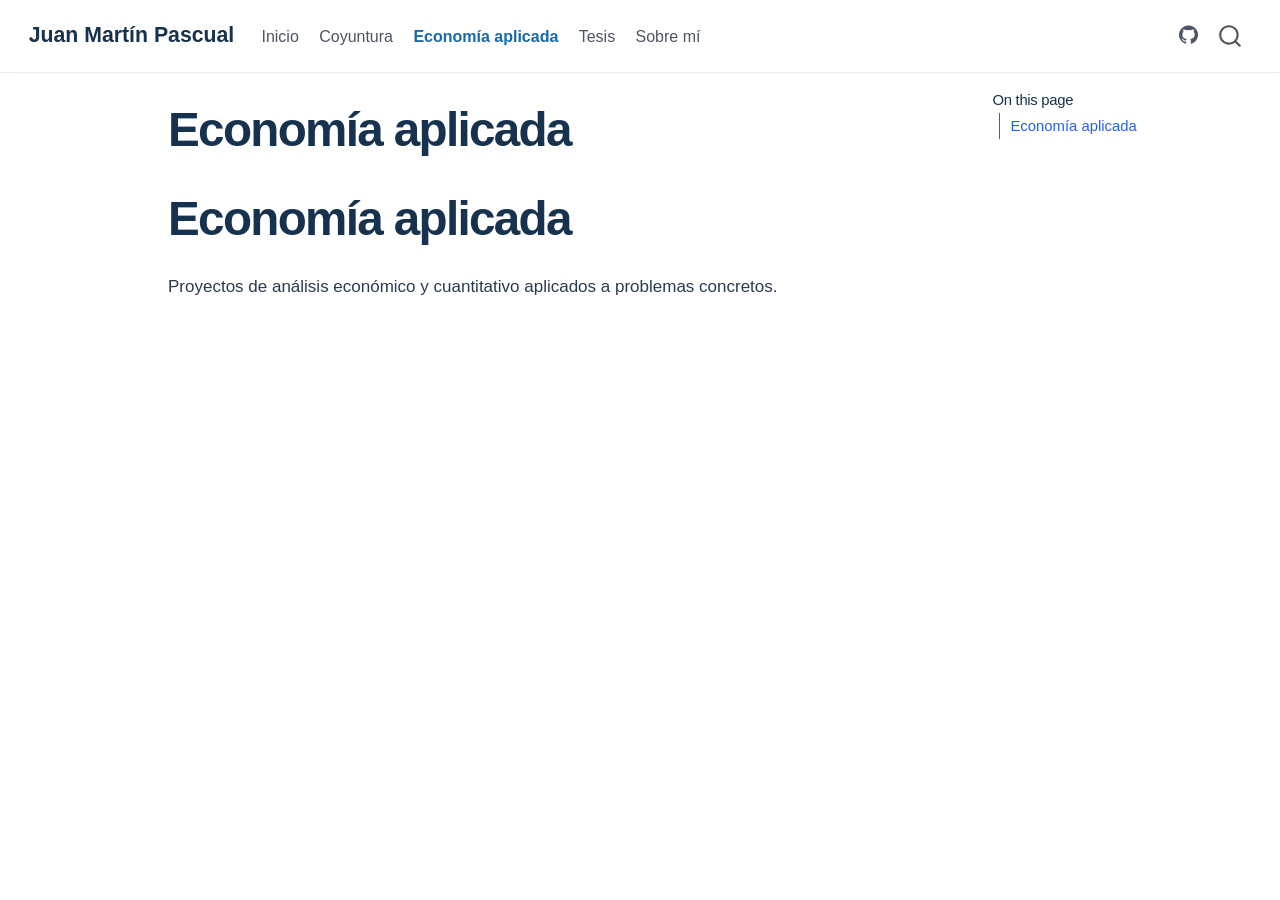
<file: economia-aplicada.html>
<!DOCTYPE html>
<html xmlns="http://www.w3.org/1999/xhtml" lang="en" xml:lang="en"><head>

<meta charset="utf-8">
<meta name="generator" content="quarto-1.10.18">

<meta name="viewport" content="width=device-width, initial-scale=1.0, user-scalable=yes">


<title>Economía aplicada – Juan Martín Pascual</title>
<style>
/* Default styles provided by pandoc.
** See https://pandoc.org/MANUAL.html#variables-for-html for config info.
*/
span.smallcaps{font-variant: small-caps;}
div.columns{display: flex; gap: 1.5em;}
div.column{flex: auto;}
@media screen {
div.columns{gap: min(4vw, 1.5em);}
div.column{overflow-x: auto;}
}
div.hanging-indent{margin-left: 1.5em; text-indent: -1.5em;}
ul.task-list{list-style: none;}
ul.task-list li input[type="checkbox"] {
  width: 0.8em;
  margin: 0 0.8em 0.2em -1em; /* quarto-specific, see https://github.com/quarto-dev/quarto-cli/issues/4556 */ 
  vertical-align: middle;
}
</style>


<script src="site_libs/quarto-nav/quarto-nav.js"></script>
<script src="site_libs/quarto-nav/headroom.min.js"></script>
<script src="site_libs/clipboard/clipboard.min.js"></script>
<script src="site_libs/quarto-search/autocomplete.umd.js"></script>
<script src="site_libs/quarto-search/fuse.min.js"></script>
<script src="site_libs/quarto-search/quarto-search.js"></script>
<meta name="quarto:offset" content="./">
<script src="site_libs/quarto-html/quarto.js" type="module"></script>
<script src="site_libs/quarto-html/tabsets/tabsets.js" type="module"></script>
<script src="site_libs/quarto-html/popper.min.js"></script>
<script src="site_libs/quarto-html/tippy.umd.min.js"></script>
<script src="site_libs/quarto-html/anchor.min.js"></script>
<link href="site_libs/quarto-html/tippy.css" rel="stylesheet">
<link href="site_libs/quarto-html/quarto-syntax-highlighting-64a204ab8560d761af7679ceaba22944.css" rel="stylesheet" id="quarto-text-highlighting-styles">
<script src="site_libs/bootstrap/bootstrap.min.js"></script>
<link href="site_libs/bootstrap/bootstrap-icons.css" rel="stylesheet">
<link href="site_libs/bootstrap/bootstrap-172ba59bd5e0b52282274ba0c0cc16fc.min.css" rel="stylesheet" append-hash="true" id="quarto-bootstrap" data-mode="light">
<script id="quarto-search-options" type="application/json">{
  "location": "navbar",
  "copy-button": false,
  "collapse-after": 3,
  "panel-placement": "end",
  "type": "overlay",
  "limit": 50,
  "keyboard-shortcut": [
    "f",
    "/",
    "s"
  ],
  "show-item-context": false,
  "language": {
    "search-no-results-text": "No results",
    "search-matching-documents-text": "matching documents",
    "search-copy-link-title": "Copy link to search",
    "search-hide-matches-text": "Hide additional matches",
    "search-more-match-text": "more match in this document",
    "search-more-matches-text": "more matches in this document",
    "search-clear-button-title": "Clear",
    "search-text-placeholder": "",
    "search-detached-cancel-button-title": "Cancel",
    "search-submit-button-title": "Submit",
    "search-label": "Search"
  }
}</script>


<link rel="stylesheet" href="styles.css">
</head>

<body class="nav-fixed quarto-light">

<div id="quarto-search-results"></div>
  <header id="quarto-header" class="headroom fixed-top">
    <nav class="navbar navbar-expand-lg " data-bs-theme="dark">
      <div class="navbar-container container-fluid">
      <div class="navbar-brand-container mx-auto">
    <a class="navbar-brand" href="./index.html">
    <span class="navbar-title">Juan Martín Pascual</span>
    </a>
  </div>
            <div id="quarto-search" class="" title="Search"></div>
          <button class="navbar-toggler" type="button" data-bs-toggle="collapse" data-bs-target="#navbarCollapse" aria-controls="navbarCollapse" role="menu" aria-expanded="false" aria-label="Toggle navigation" onclick="if (window.quartoToggleHeadroom) { window.quartoToggleHeadroom(); }">
  <span class="navbar-toggler-icon"></span>
</button>
          <div class="collapse navbar-collapse" id="navbarCollapse">
            <ul class="navbar-nav navbar-nav-scroll me-auto">
  <li class="nav-item">
    <a class="nav-link" href="./index.html"> 
<span class="menu-text">Inicio</span></a>
  </li>  
  <li class="nav-item">
    <a class="nav-link" href="./coyuntura.html"> 
<span class="menu-text">Coyuntura</span></a>
  </li>  
  <li class="nav-item">
    <a class="nav-link active" href="./economia-aplicada.html" aria-current="page"> 
<span class="menu-text">Economía aplicada</span></a>
  </li>  
  <li class="nav-item">
    <a class="nav-link" href="./tesis.html"> 
<span class="menu-text">Tesis</span></a>
  </li>  
  <li class="nav-item">
    <a class="nav-link" href="./about.html"> 
<span class="menu-text">Sobre mí</span></a>
  </li>  
</ul>
            <ul class="navbar-nav navbar-nav-scroll ms-auto">
  <li class="nav-item compact">
    <a class="nav-link" href="https://github.com/juan-martin-pascual"> <i class="bi bi-github" role="img" aria-label="GitHub">
</i> 
<span class="menu-text"></span></a>
  </li>  
</ul>
          </div> <!-- /navcollapse -->
            <div class="quarto-navbar-tools">
</div>
      </div> <!-- /container-fluid -->
    </nav>
</header>
<!-- content -->
<div id="quarto-content" class="quarto-container page-columns page-rows-contents page-layout-article page-navbar">
<!-- sidebar -->
<!-- margin-sidebar -->
    <div id="quarto-margin-sidebar" class="sidebar margin-sidebar">
        <nav id="TOC" role="doc-toc" class="toc-active">
    <h2 id="toc-title">On this page</h2>
   
  <ul>
  <li><a href="#economía-aplicada" id="toc-economía-aplicada" class="nav-link active" data-scroll-target="#economía-aplicada">Economía aplicada</a></li>
  </ul>
</nav>
    </div>
<!-- main -->
<main class="content" id="quarto-document-content">

<header id="title-block-header" class="quarto-title-block default">
<div class="quarto-title">
<h1 class="title">Economía aplicada</h1>
</div>



<div class="quarto-title-meta">

    
  
    
  </div>
  


</header>


<section id="economía-aplicada" class="level1">
<h1>Economía aplicada</h1>
<p>Proyectos de análisis económico y cuantitativo aplicados a problemas concretos.</p>


</section>

</main> <!-- /main -->
<script id="quarto-html-after-body" type="application/javascript">
  window.document.addEventListener("DOMContentLoaded", function (event) {
    const icon = "";
    const anchorJS = new window.AnchorJS();
    anchorJS.options = {
      placement: 'right',
      icon: icon
    };
    anchorJS.add('.anchored');
    const isCodeAnnotation = (el) => {
      for (const clz of el.classList) {
        if (clz.startsWith('code-annotation-')) {                     
          return true;
        }
      }
      return false;
    }
    const onCopySuccess = function(e) {
      // button target
      const button = e.trigger;
      // don't keep focus
      button.blur();
      // flash "checked"
      button.classList.add('code-copy-button-checked');
      var currentTitle = button.getAttribute("title");
      button.setAttribute("title", "Copied!");
      let tooltip;
      if (window.bootstrap) {
        button.setAttribute("data-bs-toggle", "tooltip");
        button.setAttribute("data-bs-placement", "left");
        button.setAttribute("data-bs-title", "Copied!");
        tooltip = new bootstrap.Tooltip(button, 
          { trigger: "manual", 
            customClass: "code-copy-button-tooltip",
            offset: [0, -8]});
        tooltip.show();    
      }
      setTimeout(function() {
        if (tooltip) {
          tooltip.hide();
          button.removeAttribute("data-bs-title");
          button.removeAttribute("data-bs-toggle");
          button.removeAttribute("data-bs-placement");
        }
        button.setAttribute("title", currentTitle);
        button.classList.remove('code-copy-button-checked');
      }, 1000);
      // clear code selection
      e.clearSelection();
    }
    const getTextToCopy = function(trigger) {
      const outerScaffold = trigger.parentElement.cloneNode(true);
      const codeEl = outerScaffold.querySelector('code');
      for (const childEl of codeEl.children) {
        if (isCodeAnnotation(childEl)) {
          childEl.remove();
        }
      }
      return codeEl.innerText;
    }
    const clipboard = new window.ClipboardJS('.code-copy-button:not([data-in-quarto-modal])', {
      text: getTextToCopy
    });
    clipboard.on('success', onCopySuccess);
    if (window.document.getElementById('quarto-embedded-source-code-modal')) {
      const clipboardModal = new window.ClipboardJS('.code-copy-button[data-in-quarto-modal]', {
        text: getTextToCopy,
        container: window.document.getElementById('quarto-embedded-source-code-modal')
      });
      clipboardModal.on('success', onCopySuccess);
    }
      var localhostRegex = new RegExp(/^(?:http|https):\/\/localhost\:?[0-9]*\//);
      var mailtoRegex = new RegExp(/^mailto:/);
        var filterRegex = new RegExp('/' + window.location.host + '/');
      var isInternal = (href) => {
          return filterRegex.test(href) || localhostRegex.test(href) || mailtoRegex.test(href);
      }
      // Inspect non-navigation links and adorn them if external
     var links = window.document.querySelectorAll('a[href]:not(.nav-link):not(.navbar-brand):not(.toc-action):not(.sidebar-link):not(.sidebar-item-toggle):not(.pagination-link):not(.no-external):not([aria-hidden]):not(.dropdown-item):not(.quarto-navigation-tool):not(.about-link)');
      for (var i=0; i<links.length; i++) {
        const link = links[i];
        if (!isInternal(link.href)) {
          // undo the damage that might have been done by quarto-nav.js in the case of
          // links that we want to consider external
          if (link.dataset.originalHref !== undefined) {
            link.href = link.dataset.originalHref;
          }
        }
      }
    function tippyHover(el, contentFn, onTriggerFn, onUntriggerFn) {
      const config = {
        allowHTML: true,
        maxWidth: 500,
        delay: 100,
        arrow: false,
        appendTo: function(el) {
            return el.parentElement;
        },
        interactive: true,
        interactiveBorder: 10,
        theme: 'quarto',
        placement: 'bottom-start',
      };
      if (contentFn) {
        config.content = contentFn;
      }
      if (onTriggerFn) {
        config.onTrigger = onTriggerFn;
      }
      if (onUntriggerFn) {
        config.onUntrigger = onUntriggerFn;
      }
      window.tippy(el, config); 
    }
    const noterefs = window.document.querySelectorAll('a[role="doc-noteref"]');
    for (var i=0; i<noterefs.length; i++) {
      const ref = noterefs[i];
      tippyHover(ref, function() {
        // use id or data attribute instead here
        let href = ref.getAttribute('data-footnote-href') || ref.getAttribute('href');
        try { href = new URL(href).hash; } catch {}
        const id = href.replace(/^#\/?/, "");
        const note = window.document.getElementById(id);
        if (note) {
          return note.innerHTML;
        } else {
          return "";
        }
      });
    }
    const xrefs = window.document.querySelectorAll('a.quarto-xref');
    const processXRef = (id, note) => {
      // Strip column container classes
      const stripColumnClz = (el) => {
        el.classList.remove("page-full", "page-columns");
        if (el.children) {
          for (const child of el.children) {
            stripColumnClz(child);
          }
        }
      }
      stripColumnClz(note)
      if (id === null || id.startsWith('sec-')) {
        // Special case sections, only their first couple elements
        const container = document.createElement("div");
        if (note.children && note.children.length > 2) {
          container.appendChild(note.children[0].cloneNode(true));
          for (let i = 1; i < note.children.length; i++) {
            const child = note.children[i];
            if (child.tagName === "P" && child.innerText === "") {
              continue;
            } else {
              container.appendChild(child.cloneNode(true));
              break;
            }
          }
          if (window.Quarto?.typesetMath) {
            window.Quarto.typesetMath(container);
          }
          return container.innerHTML
        } else {
          if (window.Quarto?.typesetMath) {
            window.Quarto.typesetMath(note);
          }
          return note.innerHTML;
        }
      } else {
        // Remove any anchor links if they are present
        const anchorLink = note.querySelector('a.anchorjs-link');
        if (anchorLink) {
          anchorLink.remove();
        }
        if (window.Quarto?.typesetMath) {
          window.Quarto.typesetMath(note);
        }
        if (note.classList.contains("callout")) {
          return note.outerHTML;
        } else {
          return note.innerHTML;
        }
      }
    }
    for (var i=0; i<xrefs.length; i++) {
      const xref = xrefs[i];
      tippyHover(xref, undefined, function(instance) {
        instance.disable();
        let url = xref.getAttribute('href');
        let hash = undefined; 
        if (url.startsWith('#')) {
          hash = url;
        } else {
          try { hash = new URL(url).hash; } catch {}
        }
        if (hash) {
          const id = hash.replace(/^#\/?/, "");
          const note = window.document.getElementById(id);
          if (note !== null) {
            try {
              const html = processXRef(id, note.cloneNode(true));
              instance.setContent(html);
            } finally {
              instance.enable();
              instance.show();
            }
          } else {
            // See if we can fetch this
            fetch(url.split('#')[0])
            .then(res => res.text())
            .then(html => {
              const parser = new DOMParser();
              const htmlDoc = parser.parseFromString(html, "text/html");
              const note = htmlDoc.getElementById(id);
              if (note !== null) {
                const html = processXRef(id, note);
                instance.setContent(html);
              } 
            }).finally(() => {
              instance.enable();
              instance.show();
            });
          }
        } else {
          // See if we can fetch a full url (with no hash to target)
          // This is a special case and we should probably do some content thinning / targeting
          fetch(url)
          .then(res => res.text())
          .then(html => {
            const parser = new DOMParser();
            const htmlDoc = parser.parseFromString(html, "text/html");
            const note = htmlDoc.querySelector('main.content');
            if (note !== null) {
              // This should only happen for chapter cross references
              // (since there is no id in the URL)
              // remove the first header
              if (note.children.length > 0 && note.children[0].tagName === "HEADER") {
                note.children[0].remove();
              }
              const html = processXRef(null, note);
              instance.setContent(html);
            } 
          }).finally(() => {
            instance.enable();
            instance.show();
          });
        }
      }, function(instance) {
      });
    }
        let selectedAnnoteEl;
        const selectorForAnnotation = ( cell, annotation) => {
          let cellAttr = 'data-code-cell="' + cell + '"';
          let lineAttr = 'data-code-annotation="' +  annotation + '"';
          const selector = 'span[' + cellAttr + '][' + lineAttr + ']';
          return selector;
        }
        const selectCodeLines = (annoteEl) => {
          const doc = window.document;
          const targetCell = annoteEl.getAttribute("data-target-cell");
          const targetAnnotation = annoteEl.getAttribute("data-target-annotation");
          const annoteSpan = window.document.querySelector(selectorForAnnotation(targetCell, targetAnnotation));
          const lines = annoteSpan.getAttribute("data-code-lines").split(",");
          const lineIds = lines.map((line) => {
            return targetCell + "-" + line;
          })
          let top = null;
          let height = null;
          let parent = null;
          if (lineIds.length > 0) {
              //compute the position of the single el (top and bottom and make a div)
              const el = window.document.getElementById(lineIds[0]);
              top = el.offsetTop;
              height = el.offsetHeight;
              parent = el.parentElement.parentElement;
            if (lineIds.length > 1) {
              const lastEl = window.document.getElementById(lineIds[lineIds.length - 1]);
              const bottom = lastEl.offsetTop + lastEl.offsetHeight;
              height = bottom - top;
            }
            if (top !== null && height !== null && parent !== null) {
              // cook up a div (if necessary) and position it 
              let div = window.document.getElementById("code-annotation-line-highlight");
              if (div === null) {
                div = window.document.createElement("div");
                div.setAttribute("id", "code-annotation-line-highlight");
                div.style.position = 'absolute';
                parent.appendChild(div);
              }
              div.style.top = top - 2 + "px";
              div.style.height = height + 4 + "px";
              div.style.left = 0;
              let gutterDiv = window.document.getElementById("code-annotation-line-highlight-gutter");
              if (gutterDiv === null) {
                gutterDiv = window.document.createElement("div");
                gutterDiv.setAttribute("id", "code-annotation-line-highlight-gutter");
                gutterDiv.style.position = 'absolute';
                const codeCell = window.document.getElementById(targetCell);
                const gutter = codeCell.querySelector('.code-annotation-gutter');
                gutter.appendChild(gutterDiv);
              }
              gutterDiv.style.top = top - 2 + "px";
              gutterDiv.style.height = height + 4 + "px";
            }
            selectedAnnoteEl = annoteEl;
          }
        };
        const unselectCodeLines = () => {
          const elementsIds = ["code-annotation-line-highlight", "code-annotation-line-highlight-gutter"];
          elementsIds.forEach((elId) => {
            const div = window.document.getElementById(elId);
            if (div) {
              div.remove();
            }
          });
          selectedAnnoteEl = undefined;
        };
          // Handle positioning of the toggle
      window.addEventListener(
        "resize",
        throttle(() => {
          elRect = undefined;
          if (selectedAnnoteEl) {
            selectCodeLines(selectedAnnoteEl);
          }
        }, 10)
      );
      function throttle(fn, ms) {
      let throttle = false;
      let timer;
        return (...args) => {
          if(!throttle) { // first call gets through
              fn.apply(this, args);
              throttle = true;
          } else { // all the others get throttled
              if(timer) clearTimeout(timer); // cancel #2
              timer = setTimeout(() => {
                fn.apply(this, args);
                timer = throttle = false;
              }, ms);
          }
        };
      }
        // Attach click handler to the DT
        const annoteDls = window.document.querySelectorAll('dt[data-target-cell]');
        for (const annoteDlNode of annoteDls) {
          annoteDlNode.addEventListener('click', (event) => {
            const clickedEl = event.target;
            if (clickedEl !== selectedAnnoteEl) {
              unselectCodeLines();
              const activeEl = window.document.querySelector('dt[data-target-cell].code-annotation-active');
              if (activeEl) {
                activeEl.classList.remove('code-annotation-active');
              }
              selectCodeLines(clickedEl);
              clickedEl.classList.add('code-annotation-active');
            } else {
              // Unselect the line
              unselectCodeLines();
              clickedEl.classList.remove('code-annotation-active');
            }
          });
        }
    const findCites = (el) => {
      const parentEl = el.parentElement;
      if (parentEl) {
        const cites = parentEl.dataset.cites;
        if (cites) {
          return {
            el,
            cites: cites.split(' ')
          };
        } else {
          return findCites(el.parentElement)
        }
      } else {
        return undefined;
      }
    };
    var bibliorefs = window.document.querySelectorAll('a[role="doc-biblioref"]');
    for (var i=0; i<bibliorefs.length; i++) {
      const ref = bibliorefs[i];
      const citeInfo = findCites(ref);
      if (citeInfo) {
        tippyHover(citeInfo.el, function() {
          var popup = window.document.createElement('div');
          citeInfo.cites.forEach(function(cite) {
            var citeDiv = window.document.createElement('div');
            citeDiv.classList.add('hanging-indent');
            citeDiv.classList.add('csl-entry');
            var biblioDiv = window.document.getElementById('ref-' + cite);
            if (biblioDiv) {
              citeDiv.innerHTML = biblioDiv.innerHTML;
            }
            popup.appendChild(citeDiv);
          });
          return popup.innerHTML;
        });
      }
    }
  });
  </script>
</div> <!-- /content -->




</body></html>
</file>
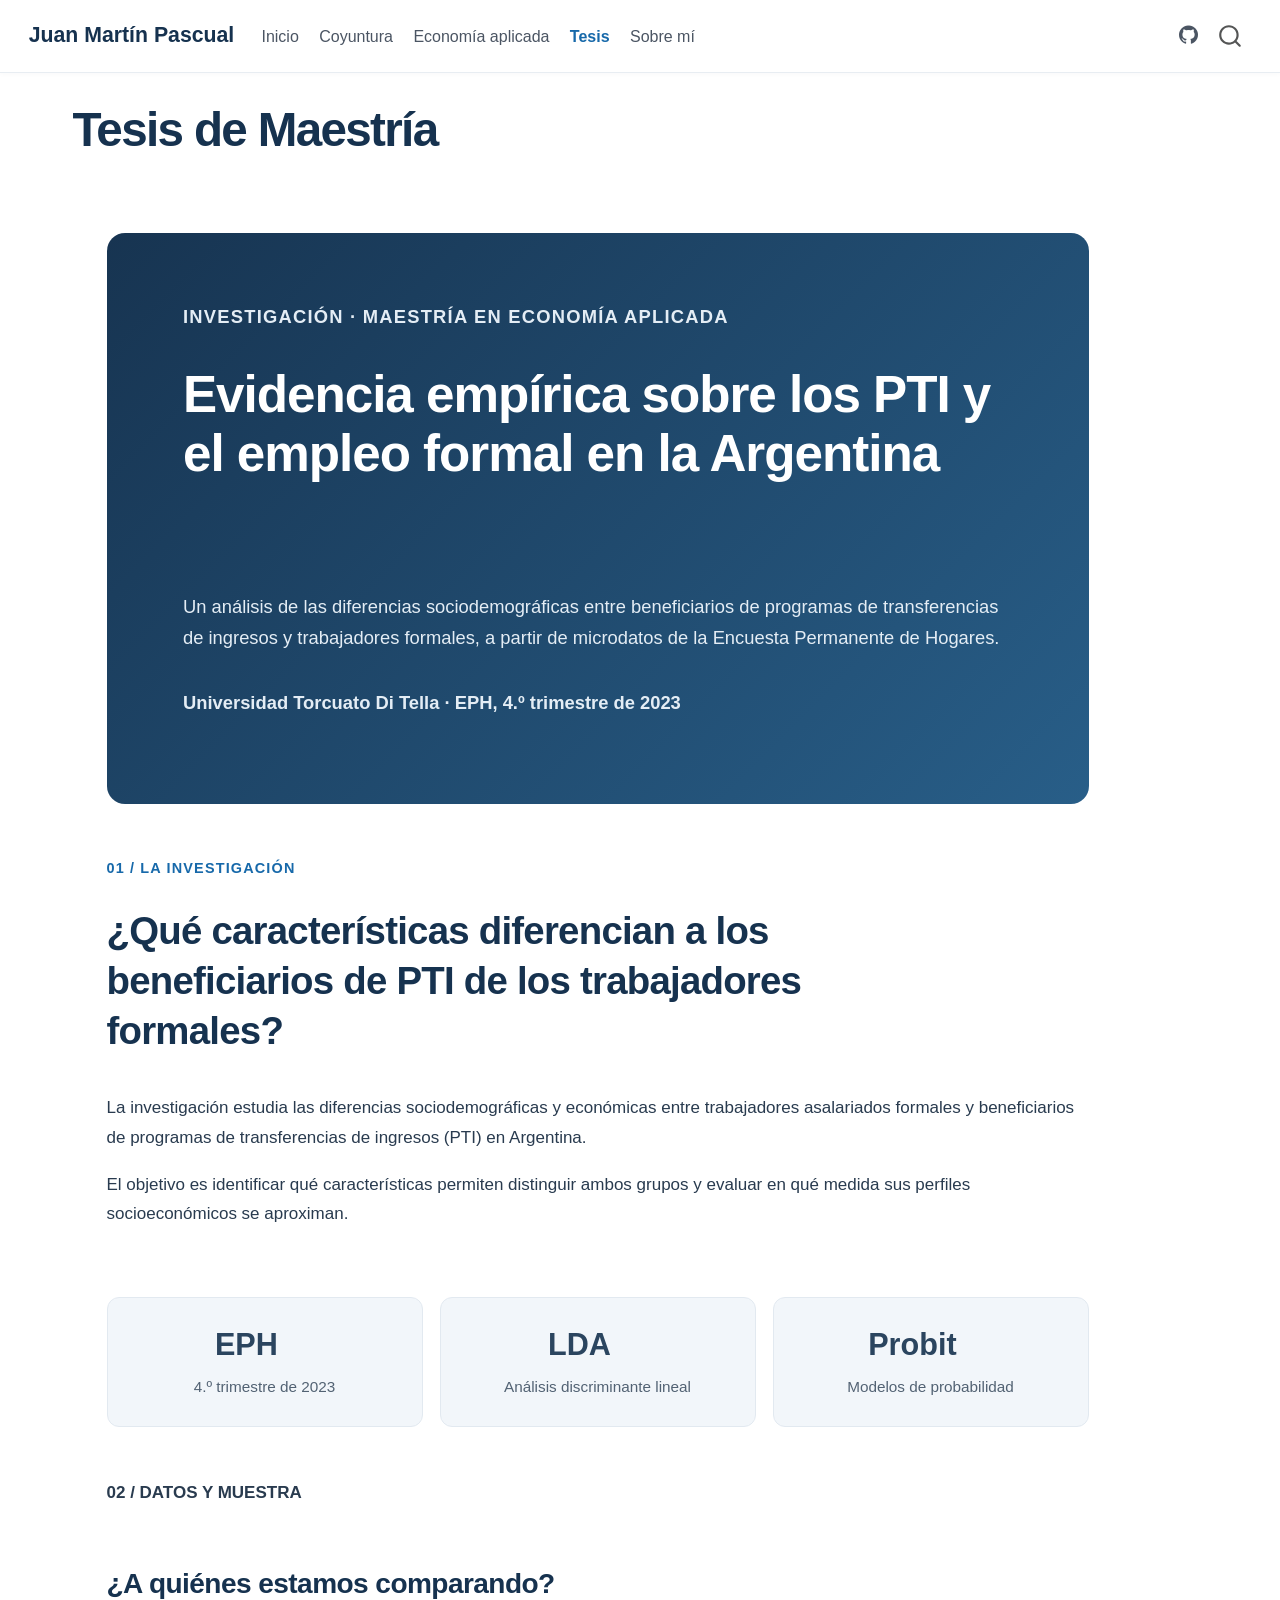
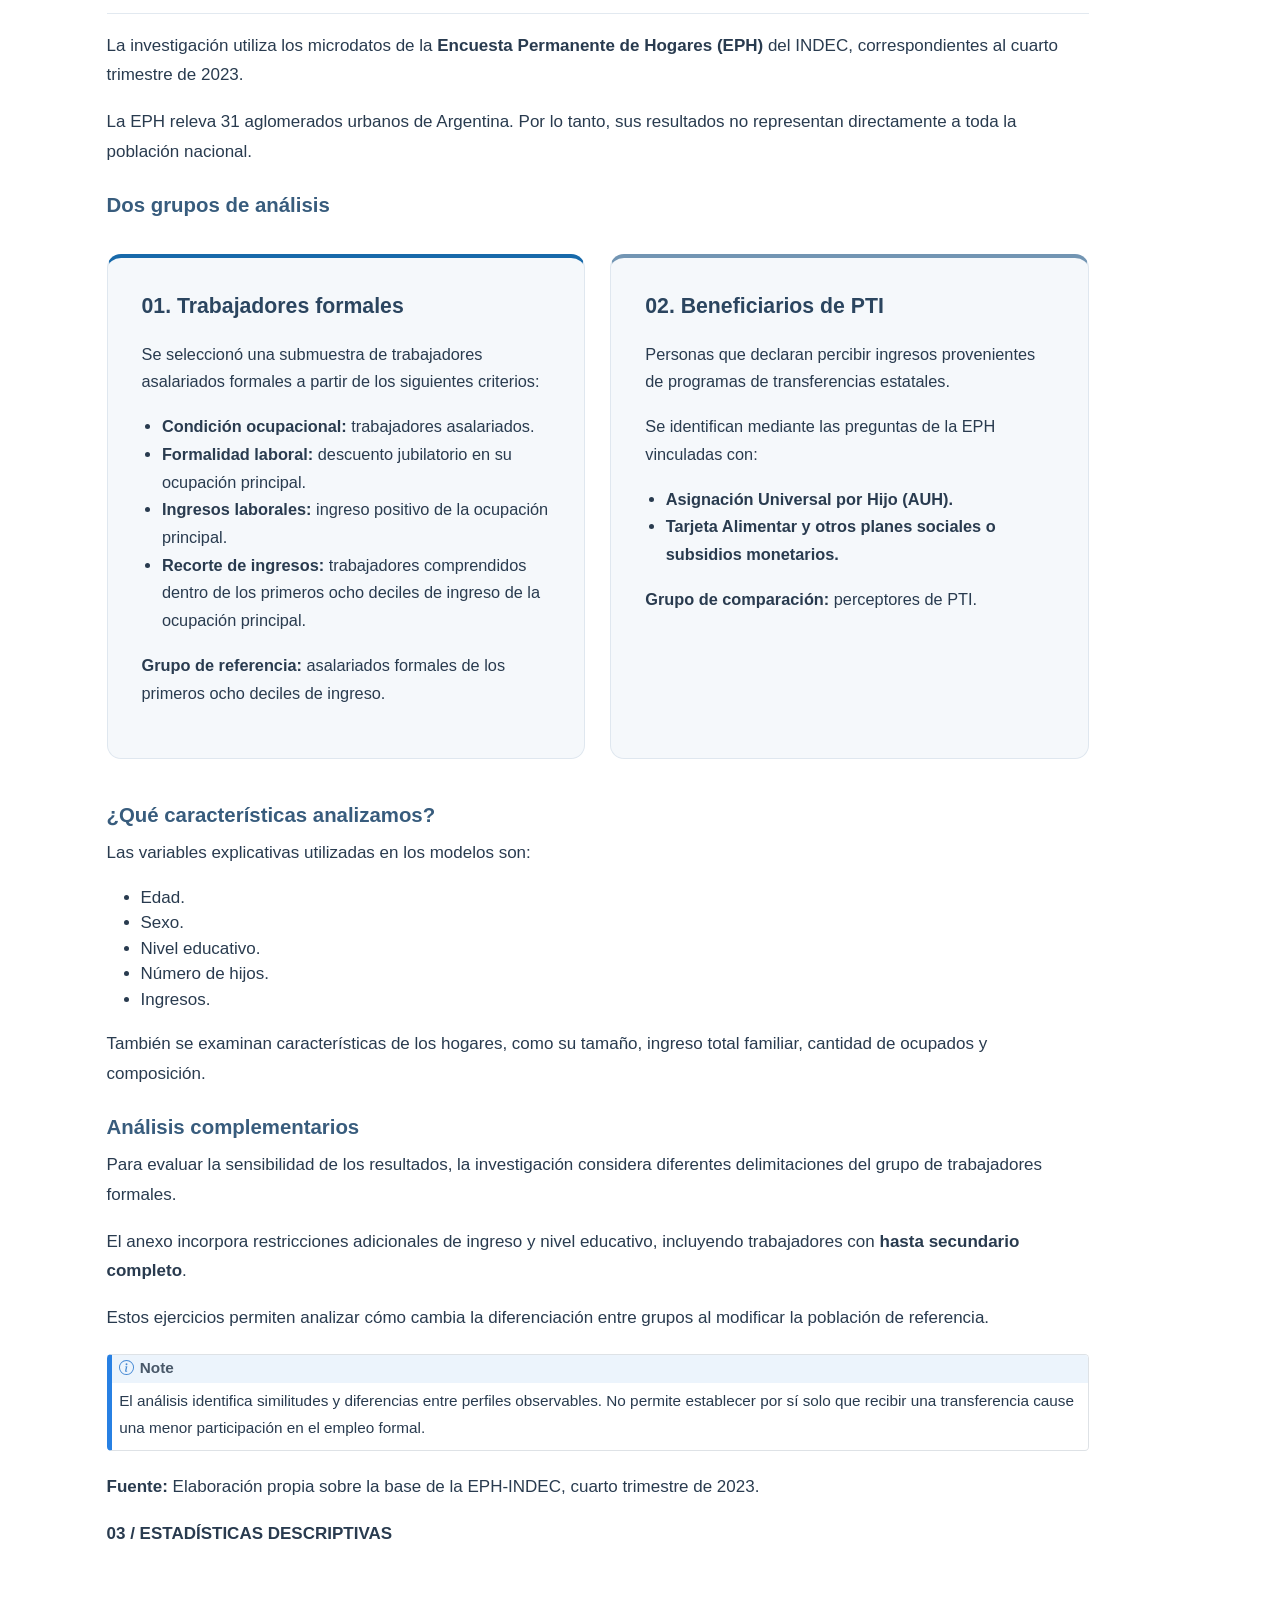
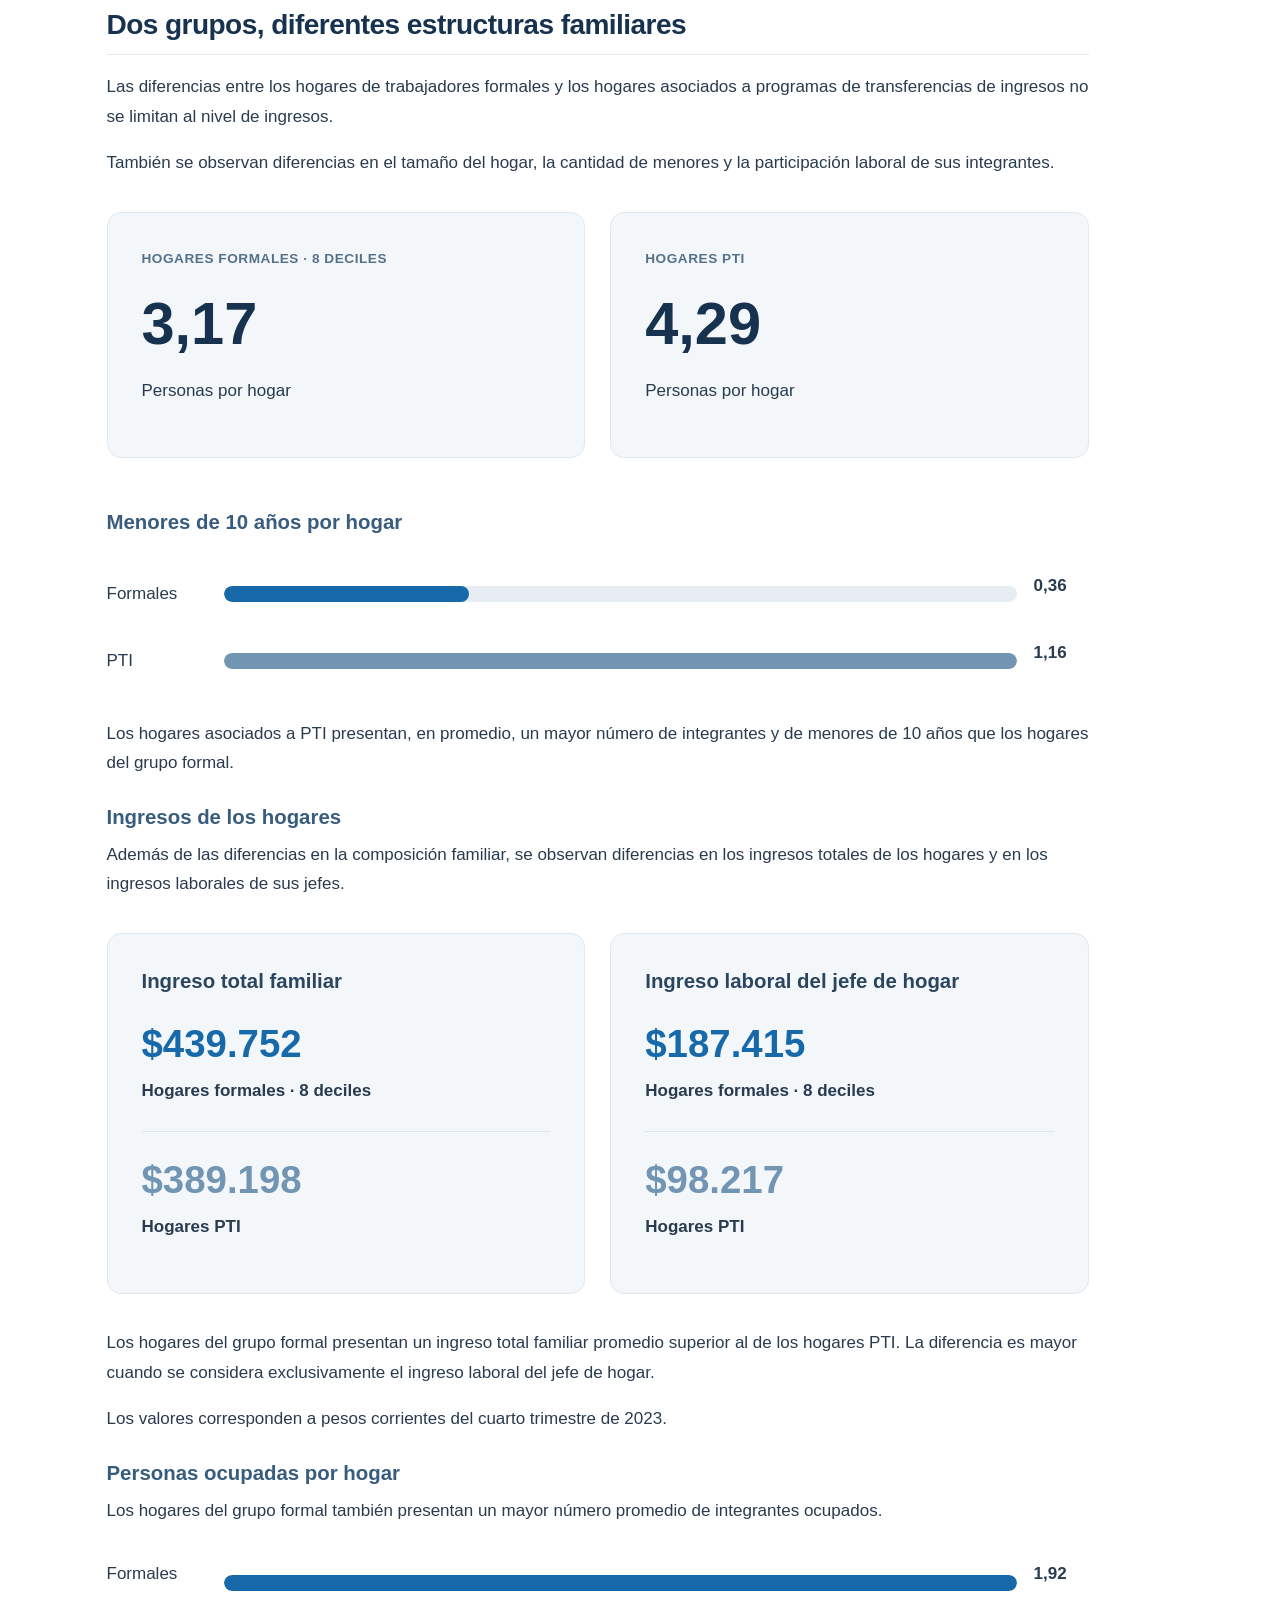
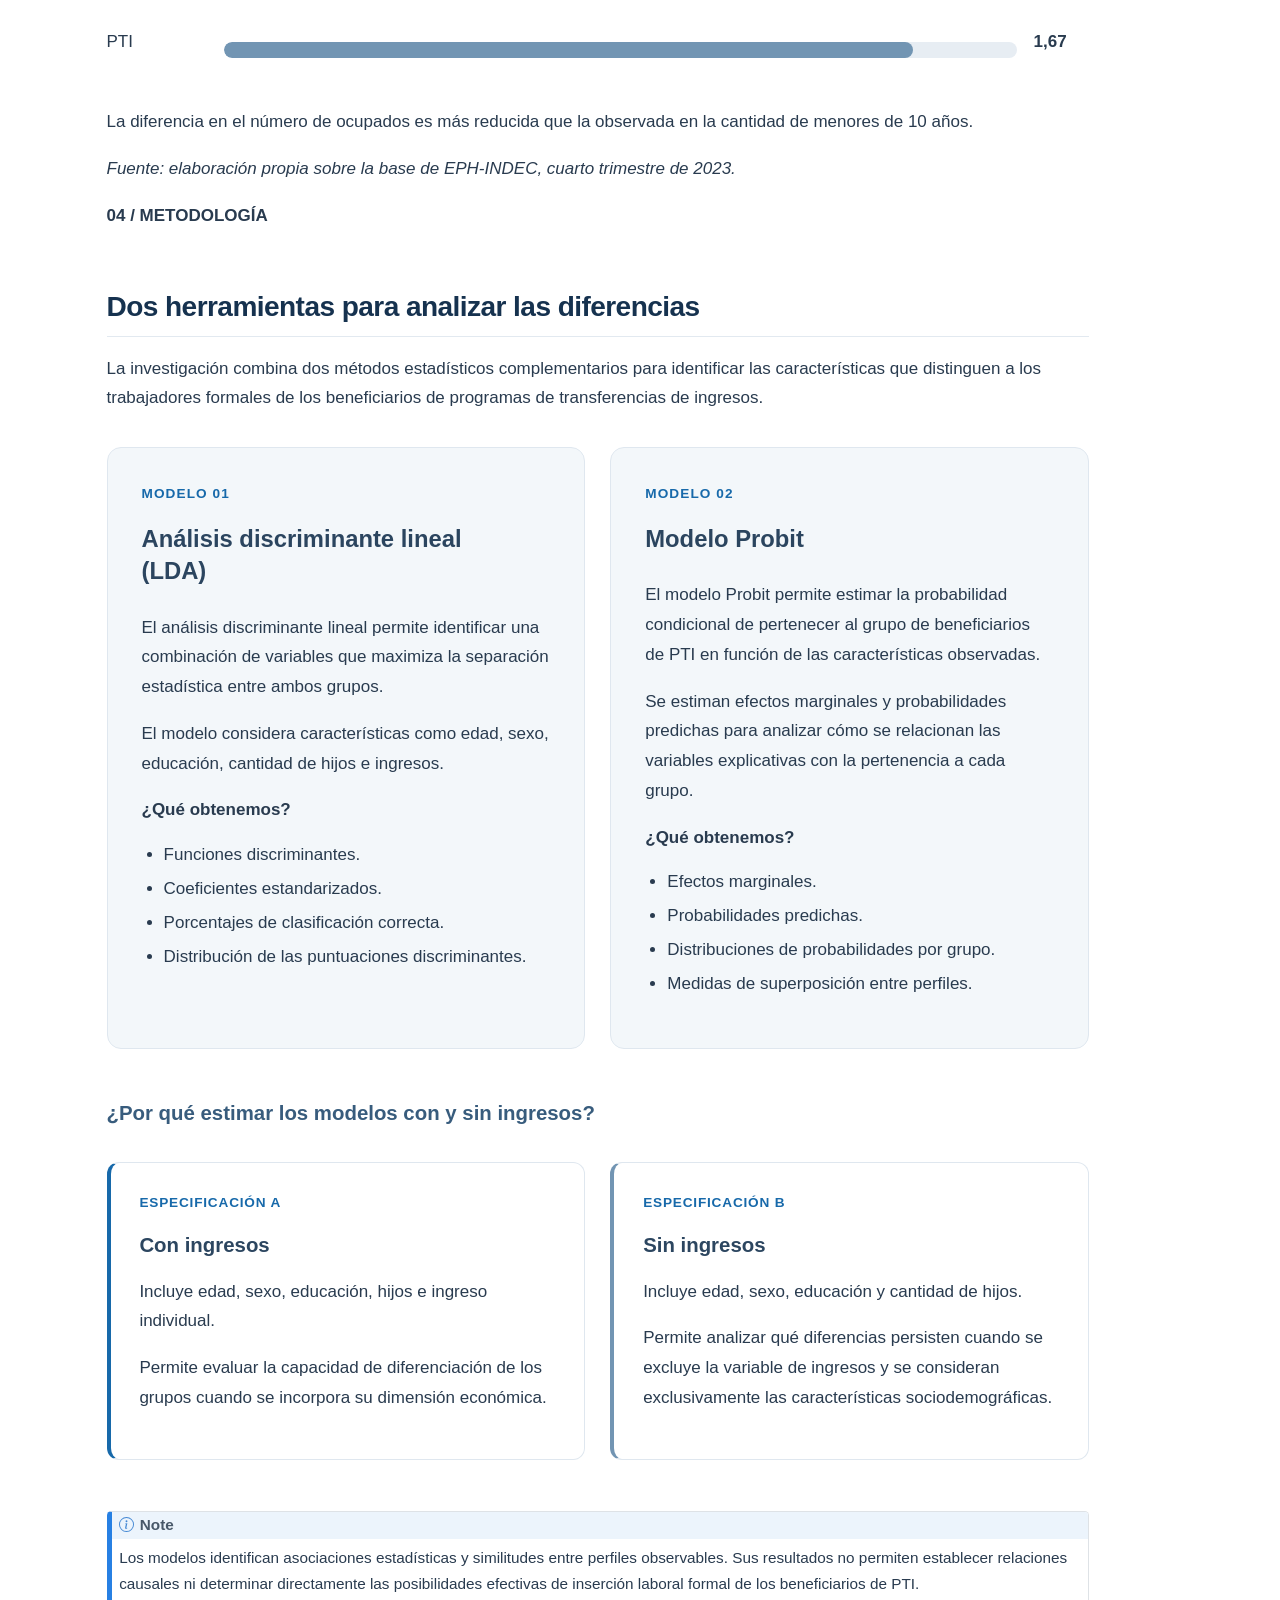
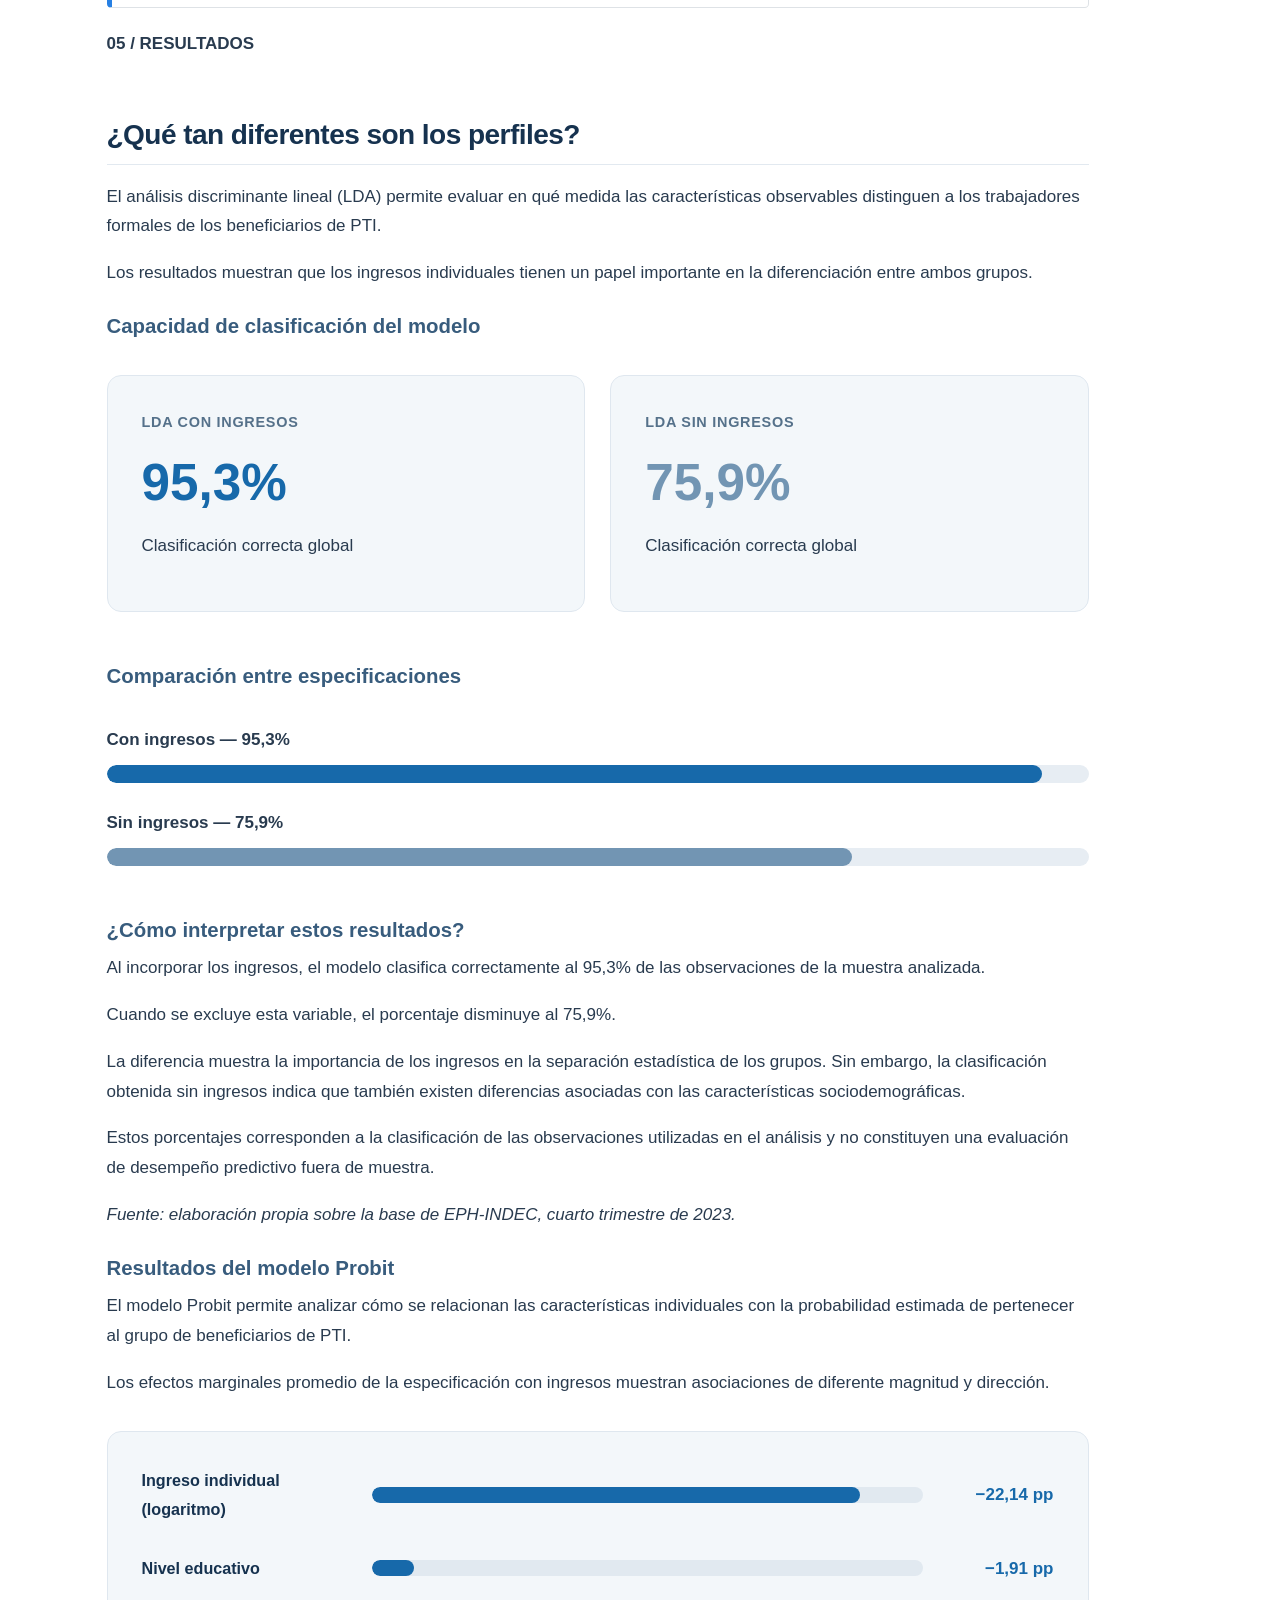
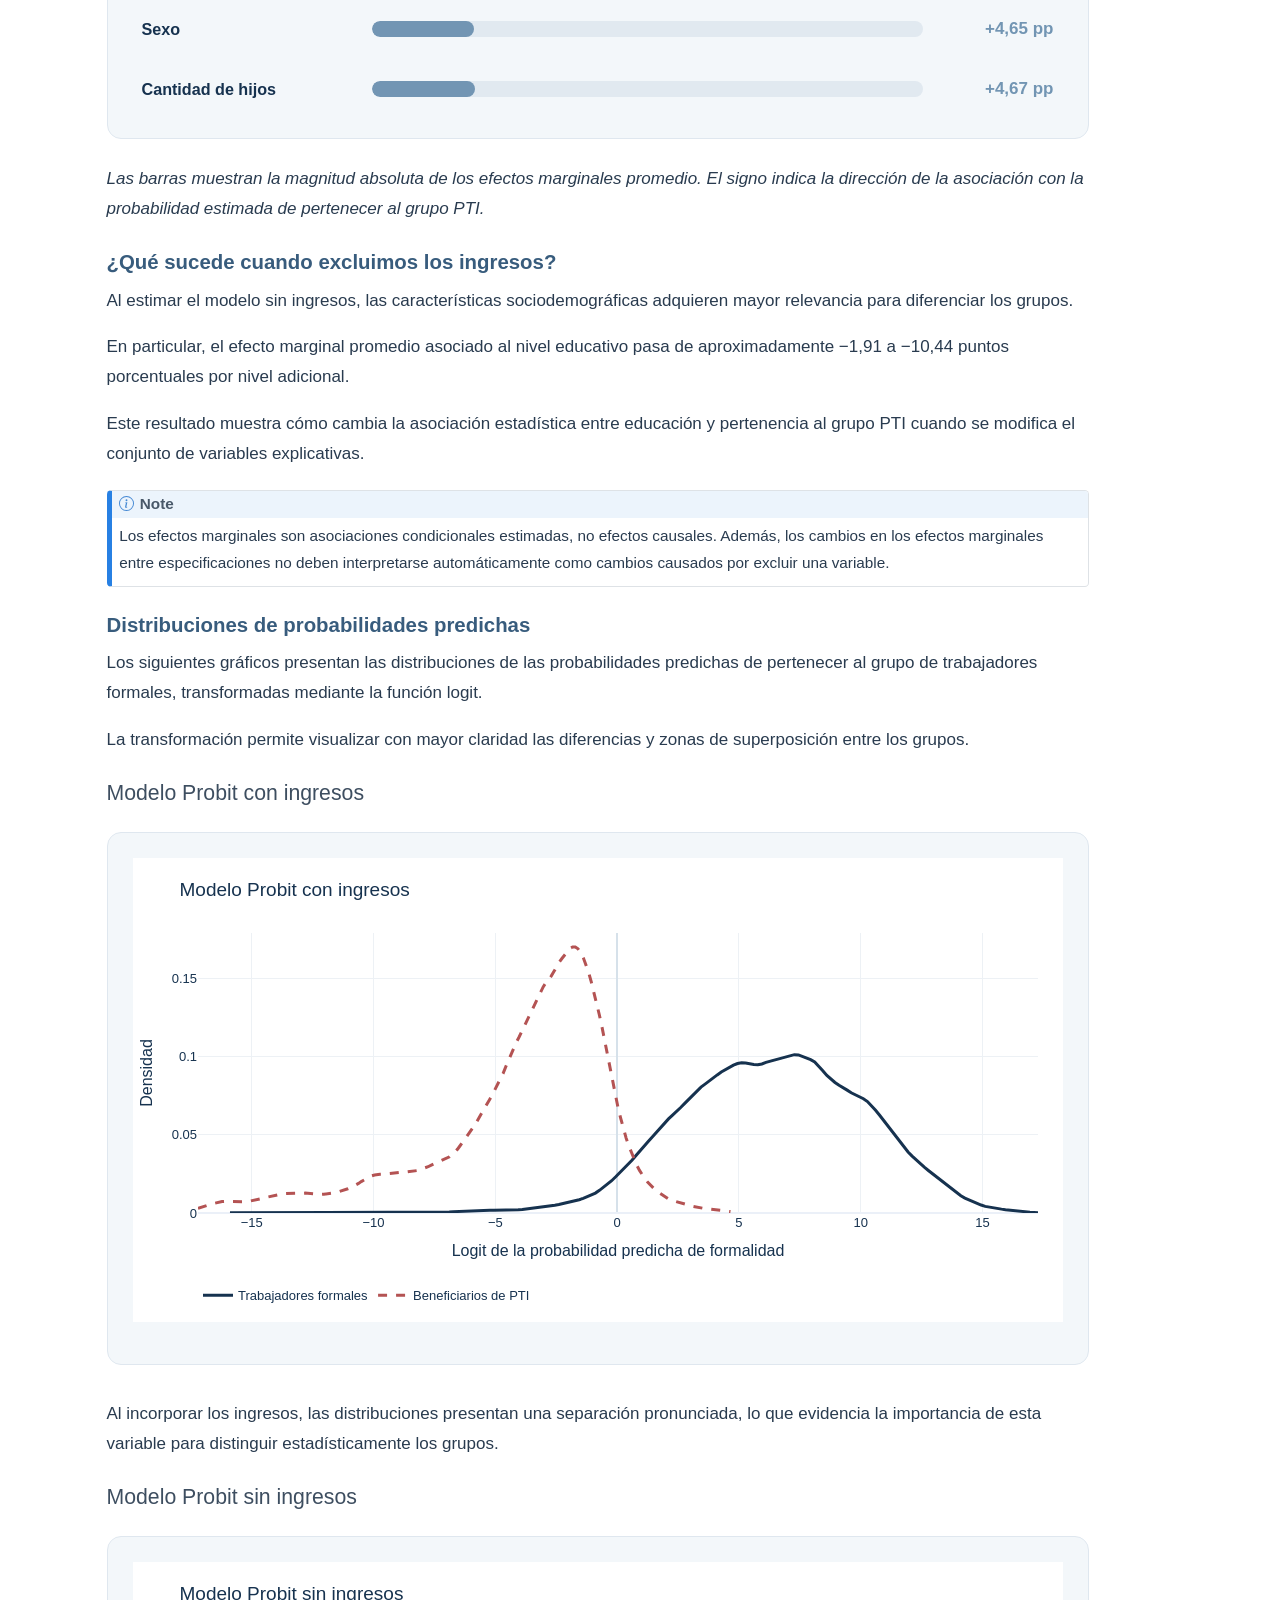
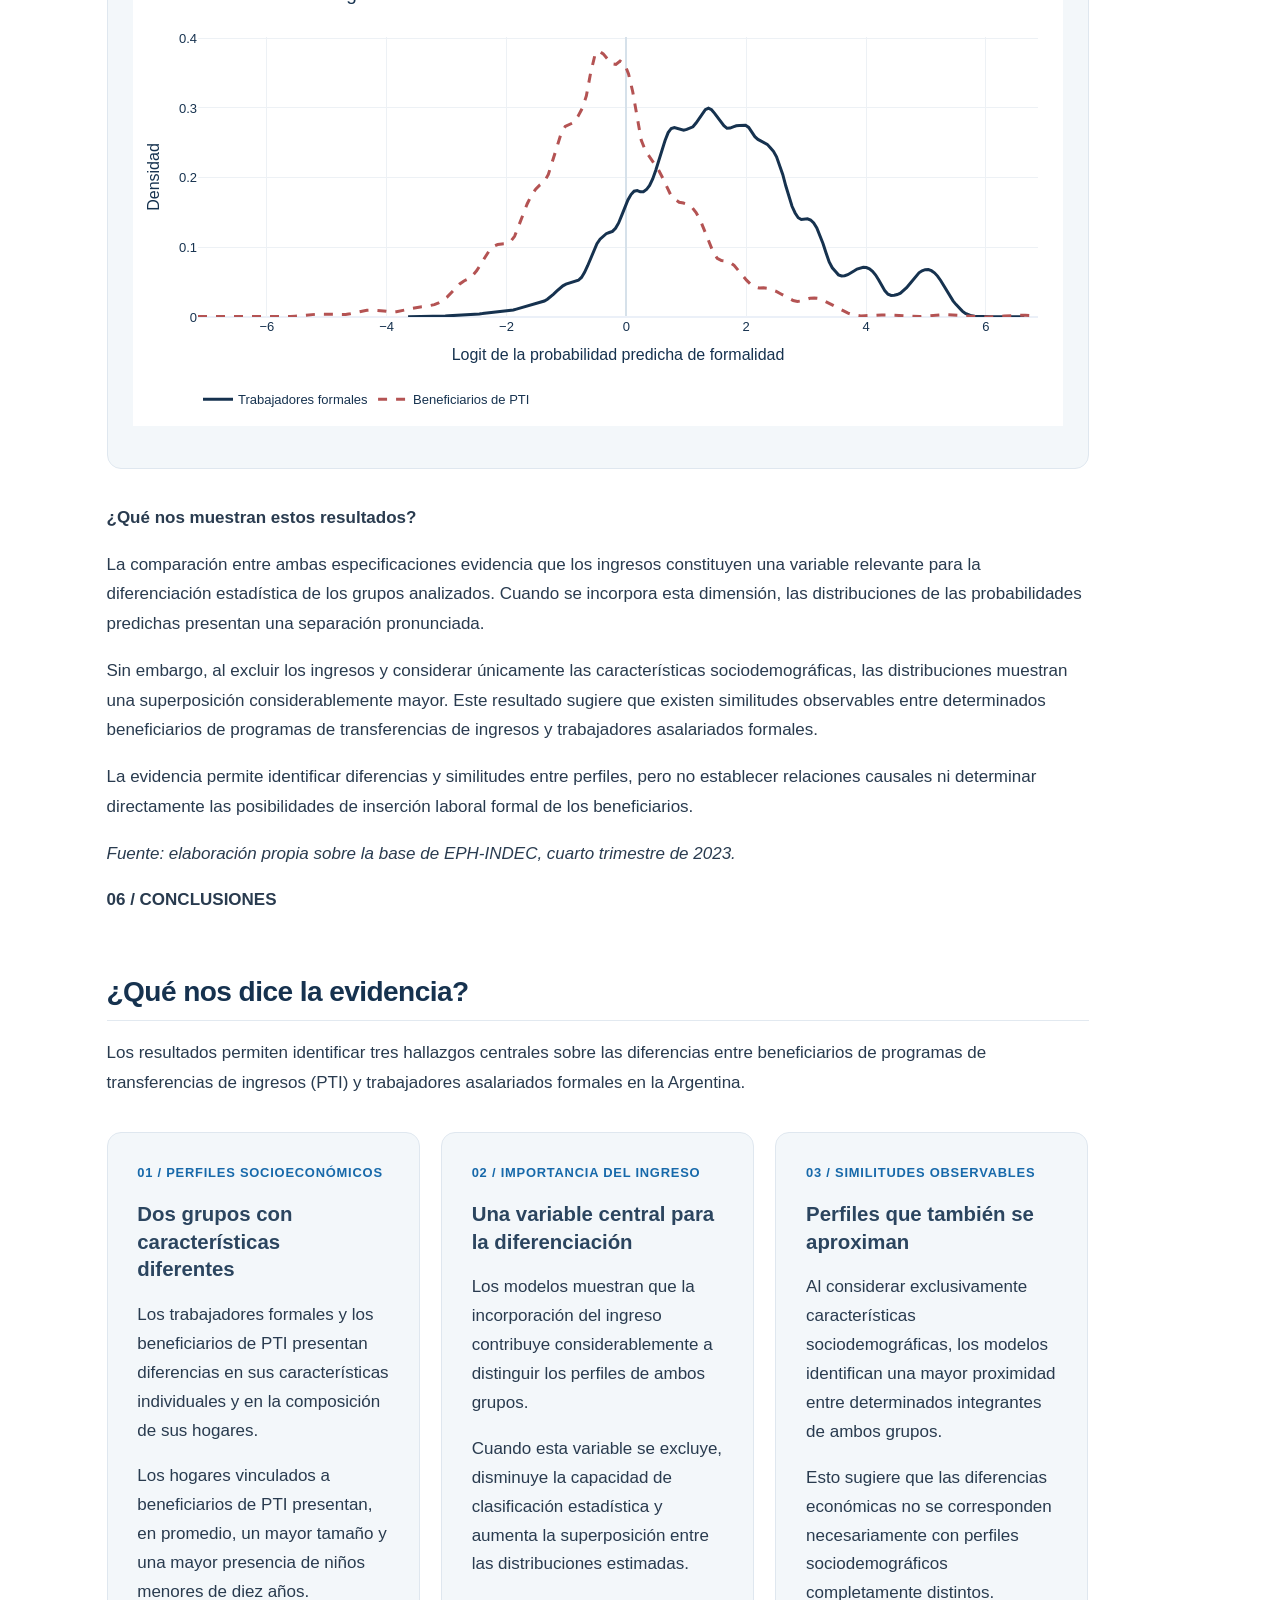
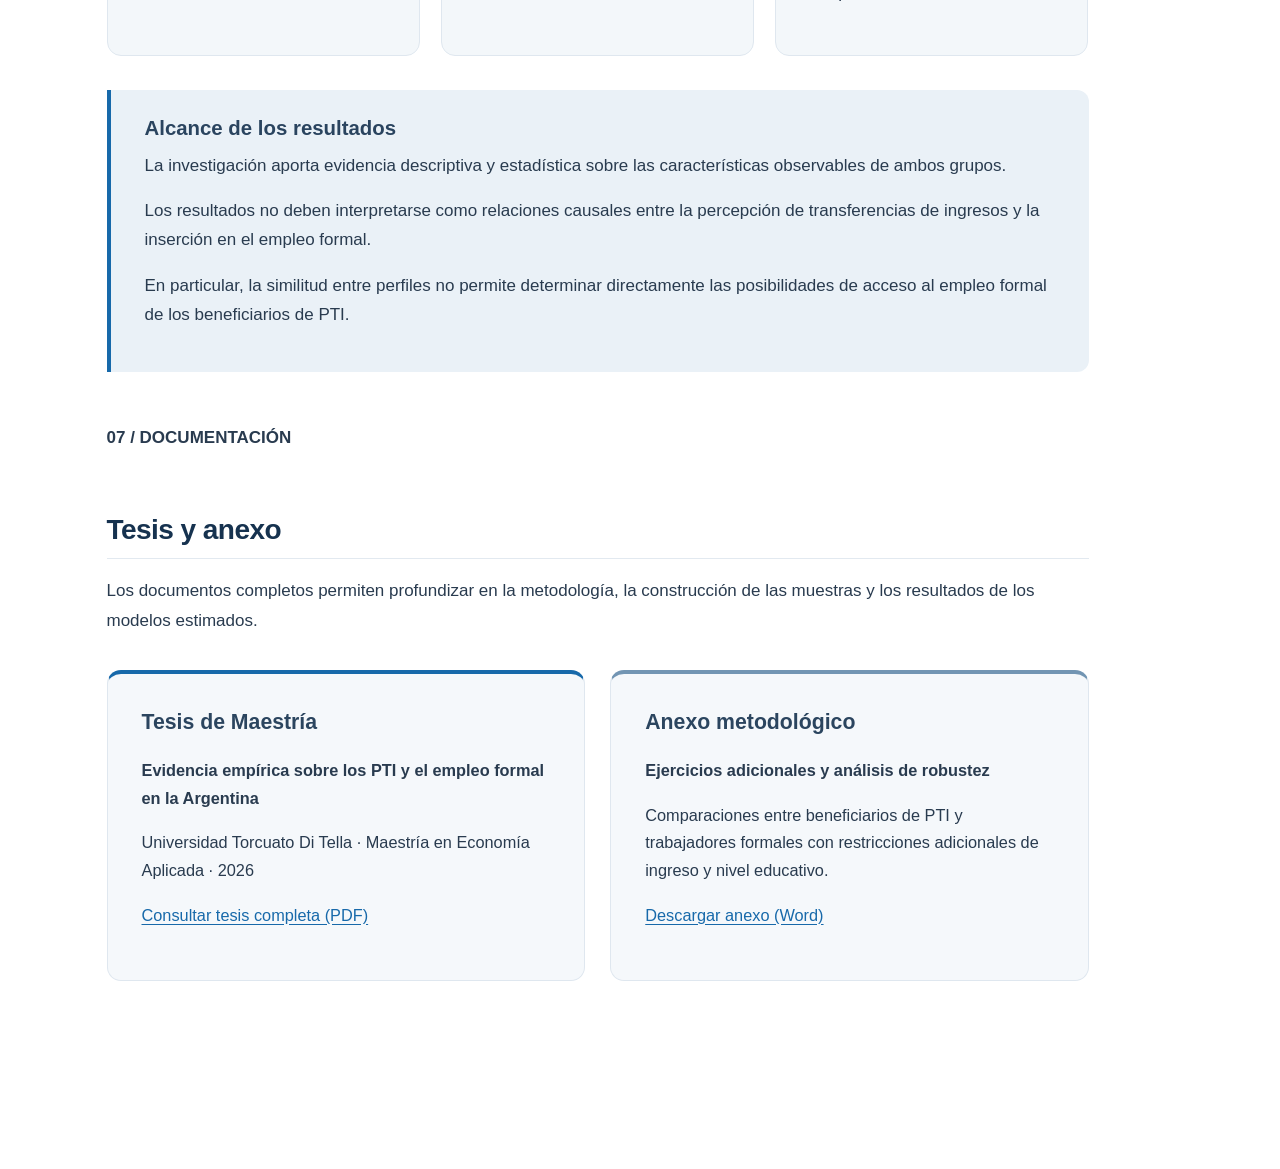
<file: tesis.html>
<!DOCTYPE html>
<html xmlns="http://www.w3.org/1999/xhtml" lang="en" xml:lang="en"><head>

<meta charset="utf-8">
<meta name="generator" content="quarto-1.10.18">

<meta name="viewport" content="width=device-width, initial-scale=1.0, user-scalable=yes">


<title>Tesis de Maestría – Juan Martín Pascual</title>
<style>
/* Default styles provided by pandoc.
** See https://pandoc.org/MANUAL.html#variables-for-html for config info.
*/
span.smallcaps{font-variant: small-caps;}
div.columns{display: flex; gap: 1.5em;}
div.column{flex: auto;}
@media screen {
div.columns{gap: min(4vw, 1.5em);}
div.column{overflow-x: auto;}
}
div.hanging-indent{margin-left: 1.5em; text-indent: -1.5em;}
ul.task-list{list-style: none;}
ul.task-list li input[type="checkbox"] {
  width: 0.8em;
  margin: 0 0.8em 0.2em -1em; /* quarto-specific, see https://github.com/quarto-dev/quarto-cli/issues/4556 */ 
  vertical-align: middle;
}
</style>


<script src="site_libs/quarto-nav/quarto-nav.js"></script>
<script src="site_libs/quarto-nav/headroom.min.js"></script>
<script src="site_libs/clipboard/clipboard.min.js"></script>
<script src="site_libs/quarto-search/autocomplete.umd.js"></script>
<script src="site_libs/quarto-search/fuse.min.js"></script>
<script src="site_libs/quarto-search/quarto-search.js"></script>
<meta name="quarto:offset" content="./">
<script src="site_libs/quarto-html/quarto.js" type="module"></script>
<script src="site_libs/quarto-html/tabsets/tabsets.js" type="module"></script>
<script src="site_libs/quarto-html/popper.min.js"></script>
<script src="site_libs/quarto-html/tippy.umd.min.js"></script>
<script src="site_libs/quarto-html/anchor.min.js"></script>
<link href="site_libs/quarto-html/tippy.css" rel="stylesheet">
<link href="site_libs/quarto-html/quarto-syntax-highlighting-64a204ab8560d761af7679ceaba22944.css" rel="stylesheet" id="quarto-text-highlighting-styles">
<script src="site_libs/bootstrap/bootstrap.min.js"></script>
<link href="site_libs/bootstrap/bootstrap-icons.css" rel="stylesheet">
<link href="site_libs/bootstrap/bootstrap-32643bc00688b413a4b4dac13675c875.min.css" rel="stylesheet" append-hash="true" id="quarto-bootstrap" data-mode="light">
<script id="quarto-search-options" type="application/json">{
  "location": "navbar",
  "copy-button": false,
  "collapse-after": 3,
  "panel-placement": "end",
  "type": "overlay",
  "limit": 50,
  "keyboard-shortcut": [
    "f",
    "/",
    "s"
  ],
  "show-item-context": false,
  "language": {
    "search-no-results-text": "No results",
    "search-matching-documents-text": "matching documents",
    "search-copy-link-title": "Copy link to search",
    "search-hide-matches-text": "Hide additional matches",
    "search-more-match-text": "more match in this document",
    "search-more-matches-text": "more matches in this document",
    "search-clear-button-title": "Clear",
    "search-text-placeholder": "",
    "search-detached-cancel-button-title": "Cancel",
    "search-submit-button-title": "Submit",
    "search-label": "Search"
  }
}</script>


<link rel="stylesheet" href="styles.css">
</head>

<body class="nav-fixed quarto-light">

<div id="quarto-search-results"></div>
  <header id="quarto-header" class="headroom fixed-top">
    <nav class="navbar navbar-expand-lg " data-bs-theme="dark">
      <div class="navbar-container container-fluid">
      <div class="navbar-brand-container mx-auto">
    <a class="navbar-brand" href="./index.html">
    <span class="navbar-title">Juan Martín Pascual</span>
    </a>
  </div>
            <div id="quarto-search" class="" title="Search"></div>
          <button class="navbar-toggler" type="button" data-bs-toggle="collapse" data-bs-target="#navbarCollapse" aria-controls="navbarCollapse" role="menu" aria-expanded="false" aria-label="Toggle navigation" onclick="if (window.quartoToggleHeadroom) { window.quartoToggleHeadroom(); }">
  <span class="navbar-toggler-icon"></span>
</button>
          <div class="collapse navbar-collapse" id="navbarCollapse">
            <ul class="navbar-nav navbar-nav-scroll me-auto">
  <li class="nav-item">
    <a class="nav-link" href="./index.html"> 
<span class="menu-text">Inicio</span></a>
  </li>  
  <li class="nav-item">
    <a class="nav-link" href="./coyuntura.html"> 
<span class="menu-text">Coyuntura</span></a>
  </li>  
  <li class="nav-item">
    <a class="nav-link" href="./economia-aplicada.html"> 
<span class="menu-text">Economía aplicada</span></a>
  </li>  
  <li class="nav-item">
    <a class="nav-link active" href="./tesis.html" aria-current="page"> 
<span class="menu-text">Tesis</span></a>
  </li>  
  <li class="nav-item">
    <a class="nav-link" href="./about.html"> 
<span class="menu-text">Sobre mí</span></a>
  </li>  
</ul>
            <ul class="navbar-nav navbar-nav-scroll ms-auto">
  <li class="nav-item compact">
    <a class="nav-link" href="https://github.com/juan-martin-pascual"> <i class="bi bi-github" role="img" aria-label="GitHub">
</i> 
<span class="menu-text"></span></a>
  </li>  
</ul>
          </div> <!-- /navcollapse -->
            <div class="quarto-navbar-tools">
</div>
      </div> <!-- /container-fluid -->
    </nav>
</header>
<!-- content -->
<div id="quarto-content" class="quarto-container page-columns page-rows-contents page-layout-full page-navbar">
<!-- sidebar -->
<!-- margin-sidebar -->
    
<!-- main -->
<main class="content column-page" id="quarto-document-content"><header id="title-block-header" class="quarto-title-block"><h1 class="title display-7">Tesis de Maestría</h1></header>

<header id="title-block-header">


</header>


<div class="tesis-container">
<div class="tesis-hero">
<div class="tesis-hero-label">
<p>INVESTIGACIÓN · MAESTRÍA EN ECONOMÍA APLICADA</p>
</div>
<h2 class="anchored">
Evidencia empírica sobre los PTI y el empleo formal en la Argentina
</h2>
<p class="tesis-hero-description">
Un análisis de las diferencias sociodemográficas entre beneficiarios de programas de transferencias de ingresos y trabajadores formales, a partir de microdatos de la Encuesta Permanente de Hogares.
</p>
<p class="tesis-hero-meta">
Universidad Torcuato Di Tella · EPH, 4.º trimestre de 2023
</p>
</div>
<div class="tesis-intro">
<p><strong>01 / LA INVESTIGACIÓN</strong></p>
<section id="qué-características-diferencian-a-los-beneficiarios-de-pti-de-los-trabajadores-formales" class="level2">
<h2 class="anchored" data-anchor-id="qué-características-diferencian-a-los-beneficiarios-de-pti-de-los-trabajadores-formales">¿Qué características diferencian a los beneficiarios de PTI de los trabajadores formales?</h2>
<p>La investigación estudia las diferencias sociodemográficas y económicas entre trabajadores asalariados formales y beneficiarios de programas de transferencias de ingresos (PTI) en Argentina.</p>
<p>El objetivo es identificar qué características permiten distinguir ambos grupos y evaluar en qué medida sus perfiles socioeconómicos se aproximan.</p>
</section>
</div>
<div class="tesis-indicadores">
<section id="eph" class="level3 tesis-indicador">
<h3 class="anchored" data-anchor-id="eph">EPH</h3>
<p>4.º trimestre de 2023</p>
</section>
<section id="lda" class="level3 tesis-indicador">
<h3 class="anchored" data-anchor-id="lda">LDA</h3>
<p>Análisis discriminante lineal</p>
</section>
<section id="probit" class="level3 tesis-indicador">
<h3 class="anchored" data-anchor-id="probit">Probit</h3>
<p>Modelos de probabilidad</p>
</section>
</div>
<div class="tesis-seccion">
<p><strong>02 / DATOS Y MUESTRA</strong></p>
<section id="a-quiénes-estamos-comparando" class="level2">
<h2 class="anchored" data-anchor-id="a-quiénes-estamos-comparando">¿A quiénes estamos comparando?</h2>
<p>La investigación utiliza los microdatos de la <strong>Encuesta Permanente de Hogares (EPH)</strong> del INDEC, correspondientes al cuarto trimestre de 2023.</p>
<p>La EPH releva 31 aglomerados urbanos de Argentina. Por lo tanto, sus resultados no representan directamente a toda la población nacional.</p>
<section id="dos-grupos-de-análisis" class="level3">
<h3 class="anchored" data-anchor-id="dos-grupos-de-análisis">Dos grupos de análisis</h3>
</section>
<div class="tesis-grupos">
<section id="trabajadores-formales" class="level3 tesis-grupo">
<h3 class="anchored" data-anchor-id="trabajadores-formales">01. Trabajadores formales</h3>
<p>Se seleccionó una submuestra de trabajadores asalariados formales a partir de los siguientes criterios:</p>
<ul>
<li><strong>Condición ocupacional:</strong> trabajadores asalariados.</li>
<li><strong>Formalidad laboral:</strong> descuento jubilatorio en su ocupación principal.</li>
<li><strong>Ingresos laborales:</strong> ingreso positivo de la ocupación principal.</li>
<li><strong>Recorte de ingresos:</strong> trabajadores comprendidos dentro de los primeros ocho deciles de ingreso de la ocupación principal.</li>
</ul>
<p><strong>Grupo de referencia:</strong> asalariados formales de los primeros ocho deciles de ingreso.</p>
</section>
<section id="beneficiarios-de-pti" class="level3 tesis-grupo">
<h3 class="anchored" data-anchor-id="beneficiarios-de-pti">02. Beneficiarios de PTI</h3>
<p>Personas que declaran percibir ingresos provenientes de programas de transferencias estatales.</p>
<p>Se identifican mediante las preguntas de la EPH vinculadas con:</p>
<ul>
<li><strong>Asignación Universal por Hijo (AUH).</strong></li>
<li><strong>Tarjeta Alimentar y otros planes sociales o subsidios monetarios.</strong></li>
</ul>
<p><strong>Grupo de comparación:</strong> perceptores de PTI.</p>
</section>
</div>
<section id="qué-características-analizamos" class="level3">
<h3 class="anchored" data-anchor-id="qué-características-analizamos">¿Qué características analizamos?</h3>
<p>Las variables explicativas utilizadas en los modelos son:</p>
<ul>
<li>Edad.</li>
<li>Sexo.</li>
<li>Nivel educativo.</li>
<li>Número de hijos.</li>
<li>Ingresos.</li>
</ul>
<p>También se examinan características de los hogares, como su tamaño, ingreso total familiar, cantidad de ocupados y composición.</p>
</section>
<section id="análisis-complementarios" class="level3">
<h3 class="anchored" data-anchor-id="análisis-complementarios">Análisis complementarios</h3>
<p>Para evaluar la sensibilidad de los resultados, la investigación considera diferentes delimitaciones del grupo de trabajadores formales.</p>
<p>El anexo incorpora restricciones adicionales de ingreso y nivel educativo, incluyendo trabajadores con <strong>hasta secundario completo</strong>.</p>
<p>Estos ejercicios permiten analizar cómo cambia la diferenciación entre grupos al modificar la población de referencia.</p>
<div class="callout callout-style-default callout-note callout-titled">
<div class="callout-header d-flex align-content-center">
<div class="callout-icon-container">
<i class="callout-icon"></i>
</div>
<div class="callout-title-container flex-fill">
Note
</div>
</div>
<div class="callout-body-container callout-body">
<p>El análisis identifica similitudes y diferencias entre perfiles observables. No permite establecer por sí solo que recibir una transferencia cause una menor participación en el empleo formal.</p>
</div>
</div>
<p><strong>Fuente:</strong> Elaboración propia sobre la base de la EPH-INDEC, cuarto trimestre de 2023.</p>
</section>
</section>
</div>
<div class="tesis-seccion">
<div class="tesis-seccion">
<p><strong>03 / ESTADÍSTICAS DESCRIPTIVAS</strong></p>
<section id="dos-grupos-diferentes-estructuras-familiares" class="level2">
<h2 class="anchored" data-anchor-id="dos-grupos-diferentes-estructuras-familiares">Dos grupos, diferentes estructuras familiares</h2>
<p>Las diferencias entre los hogares de trabajadores formales y los hogares asociados a programas de transferencias de ingresos no se limitan al nivel de ingresos.</p>
<p>También se observan diferencias en el tamaño del hogar, la cantidad de menores y la participación laboral de sus integrantes.</p>
<div class="tesis-comparacion">
<div class="tesis-dato">
<p><strong>HOGARES FORMALES · 8 DECILES</strong></p>
<div class="tesis-numero">
3,17
</div>
<p>Personas por hogar</p>
</div>
<div class="tesis-dato">
<p><strong>HOGARES PTI</strong></p>
<div class="tesis-numero">
4,29
</div>
<p>Personas por hogar</p>
</div>
</div>
<section id="menores-de-10-años-por-hogar" class="level3">
<h3 class="anchored" data-anchor-id="menores-de-10-años-por-hogar">Menores de 10 años por hogar</h3>
<div class="tesis-barras">
<div class="tesis-barra-fila">
<span>Formales</span>
<div class="tesis-barra-fondo">
<div class="tesis-barra-formal" style="width:31%">

</div>
</div>
<p><strong>0,36</strong></p>
</div>
<div class="tesis-barra-fila">
<span>PTI</span>
<div class="tesis-barra-fondo">
<div class="tesis-barra-pti" style="width:100%">

</div>
</div>
<p><strong>1,16</strong></p>
</div>
</div>
<p>Los hogares asociados a PTI presentan, en promedio, un mayor número de integrantes y de menores de 10 años que los hogares del grupo formal.</p>
</section>
<section id="ingresos-de-los-hogares" class="level3">
<h3 class="anchored" data-anchor-id="ingresos-de-los-hogares">Ingresos de los hogares</h3>
<p>Además de las diferencias en la composición familiar, se observan diferencias en los ingresos totales de los hogares y en los ingresos laborales de sus jefes.</p>
</section>
<div class="tesis-ingresos">
<section id="ingreso-total-familiar" class="level3 tesis-ingreso-card">
<h3 class="anchored" data-anchor-id="ingreso-total-familiar">Ingreso total familiar</h3>
<div class="tesis-ingreso-valor">
<p>$439.752</p>
</div>
<p><strong>Hogares formales · 8 deciles</strong></p>
<hr>
<div class="tesis-ingreso-valor secundario">
<p>$389.198</p>
</div>
<p><strong>Hogares PTI</strong></p>
</section>
<section id="ingreso-laboral-del-jefe-de-hogar" class="level3 tesis-ingreso-card">
<h3 class="anchored" data-anchor-id="ingreso-laboral-del-jefe-de-hogar">Ingreso laboral del jefe de hogar</h3>
<div class="tesis-ingreso-valor">
<p>$187.415</p>
</div>
<p><strong>Hogares formales · 8 deciles</strong></p>
<hr>
<div class="tesis-ingreso-valor secundario">
<p>$98.217</p>
</div>
<p><strong>Hogares PTI</strong></p>
</section>
</div>
<p>Los hogares del grupo formal presentan un ingreso total familiar promedio superior al de los hogares PTI. La diferencia es mayor cuando se considera exclusivamente el ingreso laboral del jefe de hogar.</p>
<p>Los valores corresponden a pesos corrientes del cuarto trimestre de 2023.</p>
<section id="personas-ocupadas-por-hogar" class="level3">
<h3 class="anchored" data-anchor-id="personas-ocupadas-por-hogar">Personas ocupadas por hogar</h3>
<p>Los hogares del grupo formal también presentan un mayor número promedio de integrantes ocupados.</p>
<div class="tesis-barras">
<div class="tesis-barra-fila">
<div class="tesis-barra-etiqueta">
<p>Formales</p>
</div>
<div class="tesis-barra-fondo">
<div class="tesis-barra-formal" style="width:100%">

</div>
</div>
<div class="tesis-barra-valor">
<p><strong>1,92</strong></p>
</div>
</div>
<div class="tesis-barra-fila">
<div class="tesis-barra-etiqueta">
<p>PTI</p>
</div>
<div class="tesis-barra-fondo">
<div class="tesis-barra-pti" style="width:87%">

</div>
</div>
<div class="tesis-barra-valor">
<p><strong>1,67</strong></p>
</div>
</div>
</div>
<p>La diferencia en el número de ocupados es más reducida que la observada en la cantidad de menores de 10 años.</p>
<p><em>Fuente: elaboración propia sobre la base de EPH-INDEC, cuarto trimestre de 2023.</em></p>
</section>
</section>
</div>
</div>
<div class="tesis-seccion">
<p><strong>04 / METODOLOGÍA</strong></p>
<section id="dos-herramientas-para-analizar-las-diferencias" class="level2">
<h2 class="anchored" data-anchor-id="dos-herramientas-para-analizar-las-diferencias">Dos herramientas para analizar las diferencias</h2>
<p>La investigación combina dos métodos estadísticos complementarios para identificar las características que distinguen a los trabajadores formales de los beneficiarios de programas de transferencias de ingresos.</p>
<div class="tesis-modelos">
<div class="tesis-modelo">
<p><strong>MODELO 01</strong></p>
<section id="análisis-discriminante-lineal-lda" class="level3">
<h3 class="anchored" data-anchor-id="análisis-discriminante-lineal-lda">Análisis discriminante lineal (LDA)</h3>
<p>El análisis discriminante lineal permite identificar una combinación de variables que maximiza la separación estadística entre ambos grupos.</p>
<p>El modelo considera características como edad, sexo, educación, cantidad de hijos e ingresos.</p>
<p><strong>¿Qué obtenemos?</strong></p>
<ul>
<li>Funciones discriminantes.</li>
<li>Coeficientes estandarizados.</li>
<li>Porcentajes de clasificación correcta.</li>
<li>Distribución de las puntuaciones discriminantes.</li>
</ul>
</section>
</div>
<div class="tesis-modelo">
<p><strong>MODELO 02</strong></p>
<section id="modelo-probit" class="level3">
<h3 class="anchored" data-anchor-id="modelo-probit">Modelo Probit</h3>
<p>El modelo Probit permite estimar la probabilidad condicional de pertenecer al grupo de beneficiarios de PTI en función de las características observadas.</p>
<p>Se estiman efectos marginales y probabilidades predichas para analizar cómo se relacionan las variables explicativas con la pertenencia a cada grupo.</p>
<p><strong>¿Qué obtenemos?</strong></p>
<ul>
<li>Efectos marginales.</li>
<li>Probabilidades predichas.</li>
<li>Distribuciones de probabilidades por grupo.</li>
<li>Medidas de superposición entre perfiles.</li>
</ul>
</section>
</div>
</div>
<section id="por-qué-estimar-los-modelos-con-y-sin-ingresos" class="level3">
<h3 class="anchored" data-anchor-id="por-qué-estimar-los-modelos-con-y-sin-ingresos">¿Por qué estimar los modelos con y sin ingresos?</h3>
<div class="tesis-especificaciones">
<div class="tesis-especificacion">
<p><strong>ESPECIFICACIÓN A</strong></p>
<section id="con-ingresos" class="level3">
<h3 class="anchored" data-anchor-id="con-ingresos">Con ingresos</h3>
<p>Incluye edad, sexo, educación, hijos e ingreso individual.</p>
<p>Permite evaluar la capacidad de diferenciación de los grupos cuando se incorpora su dimensión económica.</p>
</section>
</div>
<div class="tesis-especificacion">
<p><strong>ESPECIFICACIÓN B</strong></p>
<section id="sin-ingresos" class="level3">
<h3 class="anchored" data-anchor-id="sin-ingresos">Sin ingresos</h3>
<p>Incluye edad, sexo, educación y cantidad de hijos.</p>
<p>Permite analizar qué diferencias persisten cuando se excluye la variable de ingresos y se consideran exclusivamente las características sociodemográficas.</p>
</section>
</div>
</div>
<div class="callout callout-style-default callout-note callout-titled">
<div class="callout-header d-flex align-content-center">
<div class="callout-icon-container">
<i class="callout-icon"></i>
</div>
<div class="callout-title-container flex-fill">
Note
</div>
</div>
<div class="callout-body-container callout-body">
<p>Los modelos identifican asociaciones estadísticas y similitudes entre perfiles observables. Sus resultados no permiten establecer relaciones causales ni determinar directamente las posibilidades efectivas de inserción laboral formal de los beneficiarios de PTI.</p>
</div>
</div>
</section>
</section>
</div>
<div class="tesis-seccion">
<p><strong>05 / RESULTADOS</strong></p>
<section id="qué-tan-diferentes-son-los-perfiles" class="level2">
<h2 class="anchored" data-anchor-id="qué-tan-diferentes-son-los-perfiles">¿Qué tan diferentes son los perfiles?</h2>
<p>El análisis discriminante lineal (LDA) permite evaluar en qué medida las características observables distinguen a los trabajadores formales de los beneficiarios de PTI.</p>
<p>Los resultados muestran que los ingresos individuales tienen un papel importante en la diferenciación entre ambos grupos.</p>
<section id="capacidad-de-clasificación-del-modelo" class="level3">
<h3 class="anchored" data-anchor-id="capacidad-de-clasificación-del-modelo">Capacidad de clasificación del modelo</h3>
<div class="tesis-resultados-grid">
<div class="tesis-resultado-card">
<p><strong>LDA CON INGRESOS</strong></p>
<div class="tesis-resultado-numero">
<p>95,3%</p>
</div>
<p>Clasificación correcta global</p>
</div>
<div class="tesis-resultado-card">
<p><strong>LDA SIN INGRESOS</strong></p>
<div class="tesis-resultado-numero alternativo">
<p>75,9%</p>
</div>
<p>Clasificación correcta global</p>
</div>
</div>
</section>
<section id="comparación-entre-especificaciones" class="level3">
<h3 class="anchored" data-anchor-id="comparación-entre-especificaciones">Comparación entre especificaciones</h3>
<div class="tesis-resultado-barras">
<div class="tesis-resultado-barra-item">
<p><strong>Con ingresos — 95,3%</strong></p>
<div class="tesis-resultado-barra-fondo">
<div class="tesis-resultado-barra-azul" style="width:95.3%">

</div>
</div>
</div>
<div class="tesis-resultado-barra-item">
<p><strong>Sin ingresos — 75,9%</strong></p>
<div class="tesis-resultado-barra-fondo">
<div class="tesis-resultado-barra-gris" style="width:75.9%">

</div>
</div>
</div>
</div>
</section>
<section id="cómo-interpretar-estos-resultados" class="level3">
<h3 class="anchored" data-anchor-id="cómo-interpretar-estos-resultados">¿Cómo interpretar estos resultados?</h3>
<p>Al incorporar los ingresos, el modelo clasifica correctamente al 95,3% de las observaciones de la muestra analizada.</p>
<p>Cuando se excluye esta variable, el porcentaje disminuye al 75,9%.</p>
<p>La diferencia muestra la importancia de los ingresos en la separación estadística de los grupos. Sin embargo, la clasificación obtenida sin ingresos indica que también existen diferencias asociadas con las características sociodemográficas.</p>
<p>Estos porcentajes corresponden a la clasificación de las observaciones utilizadas en el análisis y no constituyen una evaluación de desempeño predictivo fuera de muestra.</p>
<p><em>Fuente: elaboración propia sobre la base de EPH-INDEC, cuarto trimestre de 2023.</em></p>
</section>
</section>
</div>
<section id="resultados-del-modelo-probit" class="level3">
<h3 class="anchored" data-anchor-id="resultados-del-modelo-probit">Resultados del modelo Probit</h3>
<p>El modelo Probit permite analizar cómo se relacionan las características individuales con la probabilidad estimada de pertenecer al grupo de beneficiarios de PTI.</p>
<p>Los efectos marginales promedio de la especificación con ingresos muestran asociaciones de diferente magnitud y dirección.</p>
<div class="tesis-probit-barras">
<div class="tesis-probit-fila">
<div class="tesis-probit-etiqueta">
<p><strong>Ingreso individual (logaritmo)</strong></p>
</div>
<div class="tesis-probit-fondo">
<div class="tesis-probit-negativa" style="width:88.56%">

</div>
</div>
<div class="tesis-probit-cifra negativa">
<p><strong>−22,14 pp</strong></p>
</div>
</div>
<div class="tesis-probit-fila">
<div class="tesis-probit-etiqueta">
<p><strong>Nivel educativo</strong></p>
</div>
<div class="tesis-probit-fondo">
<div class="tesis-probit-negativa" style="width:7.64%">

</div>
</div>
<div class="tesis-probit-cifra negativa">
<p><strong>−1,91 pp</strong></p>
</div>
</div>
<div class="tesis-probit-fila">
<div class="tesis-probit-etiqueta">
<p><strong>Sexo</strong></p>
</div>
<div class="tesis-probit-fondo">
<div class="tesis-probit-positiva" style="width:18.60%">

</div>
</div>
<div class="tesis-probit-cifra positiva">
<p><strong>+4,65 pp</strong></p>
</div>
</div>
<div class="tesis-probit-fila">
<div class="tesis-probit-etiqueta">
<p><strong>Cantidad de hijos</strong></p>
</div>
<div class="tesis-probit-fondo">
<div class="tesis-probit-positiva" style="width:18.68%">

</div>
</div>
<div class="tesis-probit-cifra positiva">
<p><strong>+4,67 pp</strong></p>
</div>
</div>
</div>
<p><em>Las barras muestran la magnitud absoluta de los efectos marginales promedio. El signo indica la dirección de la asociación con la probabilidad estimada de pertenecer al grupo PTI.</em></p>
</section>
<section id="qué-sucede-cuando-excluimos-los-ingresos" class="level3">
<h3 class="anchored" data-anchor-id="qué-sucede-cuando-excluimos-los-ingresos">¿Qué sucede cuando excluimos los ingresos?</h3>
<p>Al estimar el modelo sin ingresos, las características sociodemográficas adquieren mayor relevancia para diferenciar los grupos.</p>
<p>En particular, el efecto marginal promedio asociado al nivel educativo pasa de aproximadamente −1,91 a −10,44 puntos porcentuales por nivel adicional.</p>
<p>Este resultado muestra cómo cambia la asociación estadística entre educación y pertenencia al grupo PTI cuando se modifica el conjunto de variables explicativas.</p>
<div class="callout callout-style-default callout-note callout-titled">
<div class="callout-header d-flex align-content-center">
<div class="callout-icon-container">
<i class="callout-icon"></i>
</div>
<div class="callout-title-container flex-fill">
Note
</div>
</div>
<div class="callout-body-container callout-body">
<p>Los efectos marginales son asociaciones condicionales estimadas, no efectos causales. Además, los cambios en los efectos marginales entre especificaciones no deben interpretarse automáticamente como cambios causados por excluir una variable.</p>
</div>
</div>
</section>
<div class="tesis-seccion">
<section id="distribuciones-de-probabilidades-predichas" class="level3">
<h3 class="anchored">Distribuciones de probabilidades predichas</h3>
<p>Los siguientes gráficos presentan las distribuciones de las probabilidades predichas de pertenecer al grupo de trabajadores formales, transformadas mediante la función logit.</p>
<p>La transformación permite visualizar con mayor claridad las diferencias y zonas de superposición entre los grupos.</p>
<section id="modelo-probit-con-ingresos" class="level4">
<h4 class="anchored" data-anchor-id="modelo-probit-con-ingresos">Modelo Probit con ingresos</h4>
<div class="tesis-grafico-interactivo">
<iframe src="Images/Tesis/probit_con_ingresos_interactivo.html" width="100%" height="480" style="border: none;" title="Distribución Probit con ingresos">
</iframe>
</div>
<p>Al incorporar los ingresos, las distribuciones presentan una separación pronunciada, lo que evidencia la importancia de esta variable para distinguir estadísticamente los grupos.</p>
</section>
<section id="modelo-probit-sin-ingresos" class="level4">
<h4 class="anchored">Modelo Probit sin ingresos</h4>
<div class="tesis-grafico-interactivo">
<iframe src="Images/Tesis/probit_sin_ingresos_interactivo.html" width="100%" height="480" style="border: none;" title="Distribución Probit sin ingresos">
</iframe>
</div>
<p><strong>¿Qué nos muestran estos resultados?</strong></p>
<p>La comparación entre ambas especificaciones evidencia que los ingresos constituyen una variable relevante para la diferenciación estadística de los grupos analizados. Cuando se incorpora esta dimensión, las distribuciones de las probabilidades predichas presentan una separación pronunciada.</p>
<p>Sin embargo, al excluir los ingresos y considerar únicamente las características sociodemográficas, las distribuciones muestran una superposición considerablemente mayor. Este resultado sugiere que existen similitudes observables entre determinados beneficiarios de programas de transferencias de ingresos y trabajadores asalariados formales.</p>
<p>La evidencia permite identificar diferencias y similitudes entre perfiles, pero no establecer relaciones causales ni determinar directamente las posibilidades de inserción laboral formal de los beneficiarios.</p>
<p><em>Fuente: elaboración propia sobre la base de EPH-INDEC, cuarto trimestre de 2023.</em></p>
<div class="tesis-seccion">
<p><strong>06 / CONCLUSIONES</strong></p>
<section id="qué-nos-dice-la-evidencia" class="level2">
<h2 class="anchored" data-anchor-id="qué-nos-dice-la-evidencia">¿Qué nos dice la evidencia?</h2>
<p>Los resultados permiten identificar tres hallazgos centrales sobre las diferencias entre beneficiarios de programas de transferencias de ingresos (PTI) y trabajadores asalariados formales en la Argentina.</p>
<div class="tesis-conclusiones-grid">
<div class="tesis-conclusion-card">
<p><strong>01 / PERFILES SOCIOECONÓMICOS</strong></p>
<section id="dos-grupos-con-características-diferentes" class="level3">
<h3 class="anchored" data-anchor-id="dos-grupos-con-características-diferentes">Dos grupos con características diferentes</h3>
<p>Los trabajadores formales y los beneficiarios de PTI presentan diferencias en sus características individuales y en la composición de sus hogares.</p>
<p>Los hogares vinculados a beneficiarios de PTI presentan, en promedio, un mayor tamaño y una mayor presencia de niños menores de diez años.</p>
</section>
</div>
<div class="tesis-conclusion-card">
<p><strong>02 / IMPORTANCIA DEL INGRESO</strong></p>
<section id="una-variable-central-para-la-diferenciación" class="level3">
<h3 class="anchored" data-anchor-id="una-variable-central-para-la-diferenciación">Una variable central para la diferenciación</h3>
<p>Los modelos muestran que la incorporación del ingreso contribuye considerablemente a distinguir los perfiles de ambos grupos.</p>
<p>Cuando esta variable se excluye, disminuye la capacidad de clasificación estadística y aumenta la superposición entre las distribuciones estimadas.</p>
</section>
</div>
<div class="tesis-conclusion-card">
<p><strong>03 / SIMILITUDES OBSERVABLES</strong></p>
<section id="perfiles-que-también-se-aproximan" class="level3">
<h3 class="anchored" data-anchor-id="perfiles-que-también-se-aproximan">Perfiles que también se aproximan</h3>
<p>Al considerar exclusivamente características sociodemográficas, los modelos identifican una mayor proximidad entre determinados integrantes de ambos grupos.</p>
<p>Esto sugiere que las diferencias económicas no se corresponden necesariamente con perfiles sociodemográficos completamente distintos.</p>
</section>
</div>
</div>
<section id="alcance-de-los-resultados" class="level3 tesis-conclusion-cierre">
<h3 class="anchored" data-anchor-id="alcance-de-los-resultados">Alcance de los resultados</h3>
<p>La investigación aporta evidencia descriptiva y estadística sobre las características observables de ambos grupos.</p>
<p>Los resultados no deben interpretarse como relaciones causales entre la percepción de transferencias de ingresos y la inserción en el empleo formal.</p>
<p>En particular, la similitud entre perfiles no permite determinar directamente las posibilidades de acceso al empleo formal de los beneficiarios de PTI.</p>
</section>
</section>
</div>
<p><strong>07 / DOCUMENTACIÓN</strong></p>
</section>
</section>
<section id="tesis-y-anexo" class="level2">
<h2 class="anchored" data-anchor-id="tesis-y-anexo">Tesis y anexo</h2>
<p>Los documentos completos permiten profundizar en la metodología, la construcción de las muestras y los resultados de los modelos estimados.</p>
<div class="tesis-grupos">
<section id="tesis-de-maestría" class="level3 tesis-grupo">
<h3 class="anchored" data-anchor-id="tesis-de-maestría">Tesis de Maestría</h3>
<p><strong>Evidencia empírica sobre los PTI y el empleo formal en la Argentina</strong></p>
<p>Universidad Torcuato Di Tella · Maestría en Economía Aplicada · 2026</p>
<p><a href="docs/tesis-juan-martin-pascual.pdf" target="_blank">Consultar tesis completa (PDF)</a></p>
</section>
<section id="anexo-metodológico" class="level3 tesis-grupo">
<h3 class="anchored" data-anchor-id="anexo-metodológico">Anexo metodológico</h3>
<p><strong>Ejercicios adicionales y análisis de robustez</strong></p>
<p>Comparaciones entre beneficiarios de PTI y trabajadores formales con restricciones adicionales de ingreso y nivel educativo.</p>
<p><a href="docs/anexo-tesis-juan-martin-pascual.docx">Descargar anexo (Word)</a></p>
</section>
</div>
</section>
</div>


</div>

</main> <!-- /main -->
<script id="quarto-html-after-body" type="application/javascript">
  window.document.addEventListener("DOMContentLoaded", function (event) {
    const icon = "";
    const anchorJS = new window.AnchorJS();
    anchorJS.options = {
      placement: 'right',
      icon: icon
    };
    anchorJS.add('.anchored');
    const isCodeAnnotation = (el) => {
      for (const clz of el.classList) {
        if (clz.startsWith('code-annotation-')) {                     
          return true;
        }
      }
      return false;
    }
    const onCopySuccess = function(e) {
      // button target
      const button = e.trigger;
      // don't keep focus
      button.blur();
      // flash "checked"
      button.classList.add('code-copy-button-checked');
      var currentTitle = button.getAttribute("title");
      button.setAttribute("title", "Copied!");
      let tooltip;
      if (window.bootstrap) {
        button.setAttribute("data-bs-toggle", "tooltip");
        button.setAttribute("data-bs-placement", "left");
        button.setAttribute("data-bs-title", "Copied!");
        tooltip = new bootstrap.Tooltip(button, 
          { trigger: "manual", 
            customClass: "code-copy-button-tooltip",
            offset: [0, -8]});
        tooltip.show();    
      }
      setTimeout(function() {
        if (tooltip) {
          tooltip.hide();
          button.removeAttribute("data-bs-title");
          button.removeAttribute("data-bs-toggle");
          button.removeAttribute("data-bs-placement");
        }
        button.setAttribute("title", currentTitle);
        button.classList.remove('code-copy-button-checked');
      }, 1000);
      // clear code selection
      e.clearSelection();
    }
    const getTextToCopy = function(trigger) {
      const outerScaffold = trigger.parentElement.cloneNode(true);
      const codeEl = outerScaffold.querySelector('code');
      for (const childEl of codeEl.children) {
        if (isCodeAnnotation(childEl)) {
          childEl.remove();
        }
      }
      return codeEl.innerText;
    }
    const clipboard = new window.ClipboardJS('.code-copy-button:not([data-in-quarto-modal])', {
      text: getTextToCopy
    });
    clipboard.on('success', onCopySuccess);
    if (window.document.getElementById('quarto-embedded-source-code-modal')) {
      const clipboardModal = new window.ClipboardJS('.code-copy-button[data-in-quarto-modal]', {
        text: getTextToCopy,
        container: window.document.getElementById('quarto-embedded-source-code-modal')
      });
      clipboardModal.on('success', onCopySuccess);
    }
      var localhostRegex = new RegExp(/^(?:http|https):\/\/localhost\:?[0-9]*\//);
      var mailtoRegex = new RegExp(/^mailto:/);
        var filterRegex = new RegExp('/' + window.location.host + '/');
      var isInternal = (href) => {
          return filterRegex.test(href) || localhostRegex.test(href) || mailtoRegex.test(href);
      }
      // Inspect non-navigation links and adorn them if external
     var links = window.document.querySelectorAll('a[href]:not(.nav-link):not(.navbar-brand):not(.toc-action):not(.sidebar-link):not(.sidebar-item-toggle):not(.pagination-link):not(.no-external):not([aria-hidden]):not(.dropdown-item):not(.quarto-navigation-tool):not(.about-link)');
      for (var i=0; i<links.length; i++) {
        const link = links[i];
        if (!isInternal(link.href)) {
          // undo the damage that might have been done by quarto-nav.js in the case of
          // links that we want to consider external
          if (link.dataset.originalHref !== undefined) {
            link.href = link.dataset.originalHref;
          }
        }
      }
    function tippyHover(el, contentFn, onTriggerFn, onUntriggerFn) {
      const config = {
        allowHTML: true,
        maxWidth: 500,
        delay: 100,
        arrow: false,
        appendTo: function(el) {
            return el.parentElement;
        },
        interactive: true,
        interactiveBorder: 10,
        theme: 'quarto',
        placement: 'bottom-start',
      };
      if (contentFn) {
        config.content = contentFn;
      }
      if (onTriggerFn) {
        config.onTrigger = onTriggerFn;
      }
      if (onUntriggerFn) {
        config.onUntrigger = onUntriggerFn;
      }
      window.tippy(el, config); 
    }
    const noterefs = window.document.querySelectorAll('a[role="doc-noteref"]');
    for (var i=0; i<noterefs.length; i++) {
      const ref = noterefs[i];
      tippyHover(ref, function() {
        // use id or data attribute instead here
        let href = ref.getAttribute('data-footnote-href') || ref.getAttribute('href');
        try { href = new URL(href).hash; } catch {}
        const id = href.replace(/^#\/?/, "");
        const note = window.document.getElementById(id);
        if (note) {
          return note.innerHTML;
        } else {
          return "";
        }
      });
    }
    const xrefs = window.document.querySelectorAll('a.quarto-xref');
    const processXRef = (id, note) => {
      // Strip column container classes
      const stripColumnClz = (el) => {
        el.classList.remove("page-full", "page-columns");
        if (el.children) {
          for (const child of el.children) {
            stripColumnClz(child);
          }
        }
      }
      stripColumnClz(note)
      if (id === null || id.startsWith('sec-')) {
        // Special case sections, only their first couple elements
        const container = document.createElement("div");
        if (note.children && note.children.length > 2) {
          container.appendChild(note.children[0].cloneNode(true));
          for (let i = 1; i < note.children.length; i++) {
            const child = note.children[i];
            if (child.tagName === "P" && child.innerText === "") {
              continue;
            } else {
              container.appendChild(child.cloneNode(true));
              break;
            }
          }
          if (window.Quarto?.typesetMath) {
            window.Quarto.typesetMath(container);
          }
          return container.innerHTML
        } else {
          if (window.Quarto?.typesetMath) {
            window.Quarto.typesetMath(note);
          }
          return note.innerHTML;
        }
      } else {
        // Remove any anchor links if they are present
        const anchorLink = note.querySelector('a.anchorjs-link');
        if (anchorLink) {
          anchorLink.remove();
        }
        if (window.Quarto?.typesetMath) {
          window.Quarto.typesetMath(note);
        }
        if (note.classList.contains("callout")) {
          return note.outerHTML;
        } else {
          return note.innerHTML;
        }
      }
    }
    for (var i=0; i<xrefs.length; i++) {
      const xref = xrefs[i];
      tippyHover(xref, undefined, function(instance) {
        instance.disable();
        let url = xref.getAttribute('href');
        let hash = undefined; 
        if (url.startsWith('#')) {
          hash = url;
        } else {
          try { hash = new URL(url).hash; } catch {}
        }
        if (hash) {
          const id = hash.replace(/^#\/?/, "");
          const note = window.document.getElementById(id);
          if (note !== null) {
            try {
              const html = processXRef(id, note.cloneNode(true));
              instance.setContent(html);
            } finally {
              instance.enable();
              instance.show();
            }
          } else {
            // See if we can fetch this
            fetch(url.split('#')[0])
            .then(res => res.text())
            .then(html => {
              const parser = new DOMParser();
              const htmlDoc = parser.parseFromString(html, "text/html");
              const note = htmlDoc.getElementById(id);
              if (note !== null) {
                const html = processXRef(id, note);
                instance.setContent(html);
              } 
            }).finally(() => {
              instance.enable();
              instance.show();
            });
          }
        } else {
          // See if we can fetch a full url (with no hash to target)
          // This is a special case and we should probably do some content thinning / targeting
          fetch(url)
          .then(res => res.text())
          .then(html => {
            const parser = new DOMParser();
            const htmlDoc = parser.parseFromString(html, "text/html");
            const note = htmlDoc.querySelector('main.content');
            if (note !== null) {
              // This should only happen for chapter cross references
              // (since there is no id in the URL)
              // remove the first header
              if (note.children.length > 0 && note.children[0].tagName === "HEADER") {
                note.children[0].remove();
              }
              const html = processXRef(null, note);
              instance.setContent(html);
            } 
          }).finally(() => {
            instance.enable();
            instance.show();
          });
        }
      }, function(instance) {
      });
    }
        let selectedAnnoteEl;
        const selectorForAnnotation = ( cell, annotation) => {
          let cellAttr = 'data-code-cell="' + cell + '"';
          let lineAttr = 'data-code-annotation="' +  annotation + '"';
          const selector = 'span[' + cellAttr + '][' + lineAttr + ']';
          return selector;
        }
        const selectCodeLines = (annoteEl) => {
          const doc = window.document;
          const targetCell = annoteEl.getAttribute("data-target-cell");
          const targetAnnotation = annoteEl.getAttribute("data-target-annotation");
          const annoteSpan = window.document.querySelector(selectorForAnnotation(targetCell, targetAnnotation));
          const lines = annoteSpan.getAttribute("data-code-lines").split(",");
          const lineIds = lines.map((line) => {
            return targetCell + "-" + line;
          })
          let top = null;
          let height = null;
          let parent = null;
          if (lineIds.length > 0) {
              //compute the position of the single el (top and bottom and make a div)
              const el = window.document.getElementById(lineIds[0]);
              top = el.offsetTop;
              height = el.offsetHeight;
              parent = el.parentElement.parentElement;
            if (lineIds.length > 1) {
              const lastEl = window.document.getElementById(lineIds[lineIds.length - 1]);
              const bottom = lastEl.offsetTop + lastEl.offsetHeight;
              height = bottom - top;
            }
            if (top !== null && height !== null && parent !== null) {
              // cook up a div (if necessary) and position it 
              let div = window.document.getElementById("code-annotation-line-highlight");
              if (div === null) {
                div = window.document.createElement("div");
                div.setAttribute("id", "code-annotation-line-highlight");
                div.style.position = 'absolute';
                parent.appendChild(div);
              }
              div.style.top = top - 2 + "px";
              div.style.height = height + 4 + "px";
              div.style.left = 0;
              let gutterDiv = window.document.getElementById("code-annotation-line-highlight-gutter");
              if (gutterDiv === null) {
                gutterDiv = window.document.createElement("div");
                gutterDiv.setAttribute("id", "code-annotation-line-highlight-gutter");
                gutterDiv.style.position = 'absolute';
                const codeCell = window.document.getElementById(targetCell);
                const gutter = codeCell.querySelector('.code-annotation-gutter');
                gutter.appendChild(gutterDiv);
              }
              gutterDiv.style.top = top - 2 + "px";
              gutterDiv.style.height = height + 4 + "px";
            }
            selectedAnnoteEl = annoteEl;
          }
        };
        const unselectCodeLines = () => {
          const elementsIds = ["code-annotation-line-highlight", "code-annotation-line-highlight-gutter"];
          elementsIds.forEach((elId) => {
            const div = window.document.getElementById(elId);
            if (div) {
              div.remove();
            }
          });
          selectedAnnoteEl = undefined;
        };
          // Handle positioning of the toggle
      window.addEventListener(
        "resize",
        throttle(() => {
          elRect = undefined;
          if (selectedAnnoteEl) {
            selectCodeLines(selectedAnnoteEl);
          }
        }, 10)
      );
      function throttle(fn, ms) {
      let throttle = false;
      let timer;
        return (...args) => {
          if(!throttle) { // first call gets through
              fn.apply(this, args);
              throttle = true;
          } else { // all the others get throttled
              if(timer) clearTimeout(timer); // cancel #2
              timer = setTimeout(() => {
                fn.apply(this, args);
                timer = throttle = false;
              }, ms);
          }
        };
      }
        // Attach click handler to the DT
        const annoteDls = window.document.querySelectorAll('dt[data-target-cell]');
        for (const annoteDlNode of annoteDls) {
          annoteDlNode.addEventListener('click', (event) => {
            const clickedEl = event.target;
            if (clickedEl !== selectedAnnoteEl) {
              unselectCodeLines();
              const activeEl = window.document.querySelector('dt[data-target-cell].code-annotation-active');
              if (activeEl) {
                activeEl.classList.remove('code-annotation-active');
              }
              selectCodeLines(clickedEl);
              clickedEl.classList.add('code-annotation-active');
            } else {
              // Unselect the line
              unselectCodeLines();
              clickedEl.classList.remove('code-annotation-active');
            }
          });
        }
    const findCites = (el) => {
      const parentEl = el.parentElement;
      if (parentEl) {
        const cites = parentEl.dataset.cites;
        if (cites) {
          return {
            el,
            cites: cites.split(' ')
          };
        } else {
          return findCites(el.parentElement)
        }
      } else {
        return undefined;
      }
    };
    var bibliorefs = window.document.querySelectorAll('a[role="doc-biblioref"]');
    for (var i=0; i<bibliorefs.length; i++) {
      const ref = bibliorefs[i];
      const citeInfo = findCites(ref);
      if (citeInfo) {
        tippyHover(citeInfo.el, function() {
          var popup = window.document.createElement('div');
          citeInfo.cites.forEach(function(cite) {
            var citeDiv = window.document.createElement('div');
            citeDiv.classList.add('hanging-indent');
            citeDiv.classList.add('csl-entry');
            var biblioDiv = window.document.getElementById('ref-' + cite);
            if (biblioDiv) {
              citeDiv.innerHTML = biblioDiv.innerHTML;
            }
            popup.appendChild(citeDiv);
          });
          return popup.innerHTML;
        });
      }
    }
  });
  </script>
</div> <!-- /content -->




</body></html>
</file>
<file: site_libs/quarto-html/tippy.css>
.tippy-box[data-animation=fade][data-state=hidden]{opacity:0}[data-tippy-root]{max-width:calc(100vw - 10px)}.tippy-box{position:relative;background-color:#333;color:#fff;border-radius:4px;font-size:14px;line-height:1.4;white-space:normal;outline:0;transition-property:transform,visibility,opacity}.tippy-box[data-placement^=top]>.tippy-arrow{bottom:0}.tippy-box[data-placement^=top]>.tippy-arrow:before{bottom:-7px;left:0;border-width:8px 8px 0;border-top-color:initial;transform-origin:center top}.tippy-box[data-placement^=bottom]>.tippy-arrow{top:0}.tippy-box[data-placement^=bottom]>.tippy-arrow:before{top:-7px;left:0;border-width:0 8px 8px;border-bottom-color:initial;transform-origin:center bottom}.tippy-box[data-placement^=left]>.tippy-arrow{right:0}.tippy-box[data-placement^=left]>.tippy-arrow:before{border-width:8px 0 8px 8px;border-left-color:initial;right:-7px;transform-origin:center left}.tippy-box[data-placement^=right]>.tippy-arrow{left:0}.tippy-box[data-placement^=right]>.tippy-arrow:before{left:-7px;border-width:8px 8px 8px 0;border-right-color:initial;transform-origin:center right}.tippy-box[data-inertia][data-state=visible]{transition-timing-function:cubic-bezier(.54,1.5,.38,1.11)}.tippy-arrow{width:16px;height:16px;color:#333}.tippy-arrow:before{content:"";position:absolute;border-color:transparent;border-style:solid}.tippy-content{position:relative;padding:5px 9px;z-index:1}
</file>
<file: site_libs/quarto-html/quarto-syntax-highlighting-64a204ab8560d761af7679ceaba22944.css>
/* quarto syntax highlight colors */
:root {
  --quarto-hl-ot-color: #003B4F;
  --quarto-hl-at-color: #657422;
  --quarto-hl-ss-color: #20794D;
  --quarto-hl-an-color: #5E5E5E;
  --quarto-hl-fu-color: #4758AB;
  --quarto-hl-st-color: #20794D;
  --quarto-hl-cf-color: #003B4F;
  --quarto-hl-op-color: #5E5E5E;
  --quarto-hl-er-color: #AD0000;
  --quarto-hl-bn-color: #AD0000;
  --quarto-hl-al-color: #AD0000;
  --quarto-hl-va-color: #111111;
  --quarto-hl-bu-color: inherit;
  --quarto-hl-ex-color: inherit;
  --quarto-hl-pp-color: #AD0000;
  --quarto-hl-in-color: #5E5E5E;
  --quarto-hl-vs-color: #20794D;
  --quarto-hl-wa-color: #5E5E5E;
  --quarto-hl-do-color: #5E5E5E;
  --quarto-hl-im-color: #00769E;
  --quarto-hl-ch-color: #20794D;
  --quarto-hl-dt-color: #AD0000;
  --quarto-hl-fl-color: #AD0000;
  --quarto-hl-co-color: #5E5E5E;
  --quarto-hl-cv-color: #5E5E5E;
  --quarto-hl-cn-color: #8f5902;
  --quarto-hl-sc-color: #5E5E5E;
  --quarto-hl-dv-color: #AD0000;
  --quarto-hl-kw-color: #003B4F;
}

/* other quarto variables */
:root {
  --quarto-font-monospace: SFMono-Regular, Menlo, Monaco, Consolas, "Liberation Mono", "Courier New", monospace;
}

/* syntax highlight based on Pandoc's rules */
pre > code.sourceCode > span {
  color: #003B4F;
}

code.sourceCode > span {
  color: #003B4F;
}

div.sourceCode,
div.sourceCode pre.sourceCode {
  color: #003B4F;
}

/* Normal */
code span {
  color: #003B4F;
}

/* Alert */
code span.al {
  color: #AD0000;
  font-style: inherit;
}

/* Annotation */
code span.an {
  color: #5E5E5E;
  font-style: inherit;
}

/* Attribute */
code span.at {
  color: #657422;
  font-style: inherit;
}

/* BaseN */
code span.bn {
  color: #AD0000;
  font-style: inherit;
}

/* BuiltIn */
code span.bu {
  font-style: inherit;
}

/* ControlFlow */
code span.cf {
  color: #003B4F;
  font-weight: bold;
  font-style: inherit;
}

/* Char */
code span.ch {
  color: #20794D;
  font-style: inherit;
}

/* Constant */
code span.cn {
  color: #8f5902;
  font-style: inherit;
}

/* Comment */
code span.co {
  color: #5E5E5E;
  font-style: inherit;
}

/* CommentVar */
code span.cv {
  color: #5E5E5E;
  font-style: italic;
}

/* Documentation */
code span.do {
  color: #5E5E5E;
  font-style: italic;
}

/* DataType */
code span.dt {
  color: #AD0000;
  font-style: inherit;
}

/* DecVal */
code span.dv {
  color: #AD0000;
  font-style: inherit;
}

/* Error */
code span.er {
  color: #AD0000;
  font-style: inherit;
}

/* Extension */
code span.ex {
  font-style: inherit;
}

/* Float */
code span.fl {
  color: #AD0000;
  font-style: inherit;
}

/* Function */
code span.fu {
  color: #4758AB;
  font-style: inherit;
}

/* Import */
code span.im {
  color: #00769E;
  font-style: inherit;
}

/* Information */
code span.in {
  color: #5E5E5E;
  font-style: inherit;
}

/* Keyword */
code span.kw {
  color: #003B4F;
  font-weight: bold;
  font-style: inherit;
}

/* Operator */
code span.op {
  color: #5E5E5E;
  font-style: inherit;
}

/* Other */
code span.ot {
  color: #003B4F;
  font-style: inherit;
}

/* Preprocessor */
code span.pp {
  color: #AD0000;
  font-style: inherit;
}

/* SpecialChar */
code span.sc {
  color: #5E5E5E;
  font-style: inherit;
}

/* SpecialString */
code span.ss {
  color: #20794D;
  font-style: inherit;
}

/* String */
code span.st {
  color: #20794D;
  font-style: inherit;
}

/* Variable */
code span.va {
  color: #111111;
  font-style: inherit;
}

/* VerbatimString */
code span.vs {
  color: #20794D;
  font-style: inherit;
}

/* Warning */
code span.wa {
  color: #5E5E5E;
  font-style: italic;
}

.prevent-inlining {
  content: "</";
}

/*# sourceMappingURL=9d8d5bb603a83b8298b89080a598c93b.css.map */
</file>
<file: styles.css>
/* ---------- GENERAL ---------- */

body {
  font-family: "Segoe UI", Arial, sans-serif;
  color: #243447;
  background-color: #ffffff;
}

main {
  max-width: 1180px;
}

/* ---------- NAVBAR ---------- */

.navbar {
  background-color: #ffffff !important;
  border-bottom: 1px solid #e8edf2;
  padding-top: 0.8rem;
  padding-bottom: 0.8rem;
}

.navbar-brand {
  font-weight: 600;
  color: #16324f !important;
}

.navbar-nav .nav-link {
  color: #4b5563 !important;
  font-weight: 500;
}

.navbar-nav .nav-link:hover {
  color: #1769aa !important;
}

/* ---------- TITULOS ---------- */

h1 {
  color: #16324f;
  font-weight: 700;
  font-size: 3rem;
  margin-bottom: 1.5rem;
}

h2 {
  color: #16324f;
  font-weight: 650;
  margin-top: 2.5rem;
}

h3 {
  color: #234b6f;
  font-weight: 600;
}

/* ---------- TEXTO ---------- */

p {
  line-height: 1.7;
}

#quarto-content {
  font-size: 1.05rem;
}

/* ---------- BOTONES ---------- */

.btn-primary {
  background-color: #1769aa;
  border-color: #1769aa;
  padding: 0.7rem 1.2rem;
  border-radius: 6px;
  font-weight: 500;
}

.btn-primary:hover {
  background-color: #124f80;
  border-color: #124f80;
}

.btn-outline-primary {
  color: #1769aa;
  border-color: #1769aa;
  padding: 0.7rem 1.2rem;
  border-radius: 6px;
  font-weight: 500;
}

.btn-outline-primary:hover {
  background-color: #1769aa;
  color: white;
}

/* ---------- LINKS ---------- */

a {
  color: #1769aa;
}

/* ---------- SEPARADORES ---------- */

hr {
  border-color: #dfe6ec;
  opacity: 1;
  margin-top: 2rem;
  margin-bottom: 2rem;
}
/* ---------- TARJETAS ÁREAS ---------- */

.area-card {
  border: 1px solid #e1e7ed;
  border-radius: 10px;
  padding: 1.5rem;
  background-color: #ffffff;
  min-height: 230px;
  transition: transform 0.2s ease, box-shadow 0.2s ease;
}

.area-card:hover {
  transform: translateY(-4px);
  box-shadow: 0 8px 24px rgba(22, 50, 79, 0.10);
}

.area-card h3 {
  margin-top: 0;
  margin-bottom: 1rem;
  color: #16324f;
}

.area-card p {
  color: #4b5563;
}
/* ---------- PROYECTOS ---------- */

.project-link {
  font-weight: 600;
  text-decoration: none;
  color: #1f6fb2;
}

.project-link:hover {
  text-decoration: underline;
}
/* =========================================
   PROYECTOS DESTACADOS
   ========================================= */

.projects-grid {
  margin-top: 1.5rem;
  margin-bottom: 3rem;
}

.project-card {
  border: 1px solid #dfe6ec;
  border-radius: 12px;
  overflow: hidden;
  background: #ffffff;
  padding: 0 1.6rem 1.6rem 1.6rem;
  transition: transform 0.2s ease, box-shadow 0.2s ease;
}

.project-card:hover {
  transform: translateY(-5px);
  box-shadow: 0 12px 30px rgba(22, 50, 79, 0.12);
}

.project-visual {
  margin-left: -1.6rem;
  margin-right: -1.6rem;
  margin-bottom: 1.5rem;
  min-height: 180px;

  display: flex;
  flex-direction: column;
  justify-content: center;
  align-items: center;

  background: linear-gradient(
    135deg,
    #16324f 0%,
    #245b86 100%
  );

  color: white;
  text-align: center;
  letter-spacing: 0.08em;
  font-size: 0.85rem;
}

.project-visual p {
  margin: 0.4rem;
}

.project-visual p:last-child {
  font-size: 3rem;
}

.project-card h3 {
  color: #16324f;
  margin-top: 0;
  font-size: 1.45rem;
  line-height: 1.25;
}

.project-card p {
  line-height: 1.65;
}

.project-tags {
  margin-top: 1.2rem;
  margin-bottom: 1.5rem;
}

.project-tags code {
  background: #eef4f8;
  color: #16324f;
  border: none;
  border-radius: 20px;
  padding: 0.35rem 0.65rem;
  margin-right: 0.25rem;
  font-size: 0.8rem;
}

.project-button {
  display: inline-block;
  text-decoration: none;
  font-weight: 600;
  color: #1f6fb2;
  margin-top: 0.4rem;
}

.project-button:hover {
  color: #16324f;
  text-decoration: none;
}
/* =========================================
   MEJORAS VISUALES DEL PORTFOLIO
   ========================================= */

/* Lectura y distribución */

body {
  color: #293b4f;
  font-size: 16px;
  -webkit-font-smoothing: antialiased;
}

#quarto-content {
  font-size: 1rem;
}

main.content {
  max-width: 1050px;
}

/* Jerarquía de títulos */

h1 {
  font-size: clamp(2.1rem, 4vw, 2.8rem);
  letter-spacing: -0.035em;
  line-height: 1.15;
}

h2 {
  font-size: 1.65rem;
  letter-spacing: -0.02em;
  margin-top: 2.3rem;
}

h3 {
  font-size: 1.2rem;
  line-height: 1.35;
}

p {
  line-height: 1.75;
}

/* Navegación */

.navbar {
  box-shadow: 0 1px 5px rgba(22, 50, 79, 0.03);
}

.navbar-nav .nav-link.active {
  color: #1769aa !important;
  font-weight: 600;
}

/* Tarjetas principales */

.area-card {
  border: 1px solid #e2e9f0;
  border-radius: 12px;
  padding: 1.6rem;
  min-height: 260px;
  display: flex;
  flex-direction: column;
  box-shadow: 0 2px 8px rgba(22, 50, 79, 0.025);
}

.area-card h3 {
  font-size: 1.18rem;
  line-height: 1.35;
  margin-bottom: 0.8rem;
}

.area-card p {
  font-size: 0.95rem;
  line-height: 1.65;
}

.area-card .project-link {
  margin-top: auto;
  padding-top: 0.8rem;
}

/* Botones */

.btn {
  transition: all 0.2s ease;
}

.btn-primary,
.btn-outline-primary {
  border-radius: 8px;
  font-weight: 600;
}

/* Listados de publicaciones Quarto */

.quarto-listing-default .listing-title {
  color: #16324f;
  font-weight: 600;
  font-size: 1.2rem;
}

.quarto-listing-default .listing-description {
  color: #526273;
  line-height: 1.6;
}

.quarto-listing-default .listing-date {
  color: #758394;
  font-size: 0.85rem;
}

/* Tablas de investigación */

table {
  font-size: 0.92rem;
}

table thead {
  background-color: #edf3f8;
}

table th {
  color: #16324f;
  font-weight: 600;
}

table td,
table th {
  padding: 0.7rem 0.9rem;
}

/* Imágenes y gráficos */

main.content img {
  max-width: 100%;
  height: auto;
  border-radius: 6px;
}

/* Adaptación a pantallas pequeñas */

@media (max-width: 768px) {
  h1 {
    font-size: 2rem;
  }

  h2 {
    font-size: 1.45rem;
  }

  .area-card {
    min-height: auto;
  }
}

/* =========================================
   TESIS — DISEÑO EDITORIAL
   ========================================= */

.tesis-container {
  max-width: 1050px;
  margin: 0 auto;
  padding: 1rem 2rem 4rem;
}

.tesis-hero {
  background: linear-gradient(135deg, #16324f, #245b86);
  color: white;
  border-radius: 16px;
  padding: 3.5rem;
  margin-bottom: 2rem;
}

.tesis-hero h1 {
  color: white;
  font-size: clamp(2rem, 4vw, 3rem);
  line-height: 1.2;
  margin: 1.5rem 0;
  max-width: 850px;
}

.tesis-hero p {
  color: #e4edf5;
  font-size: 1.08rem;
  line-height: 1.7;
}

.tesis-hero strong {
  color: white;
}

.tesis-indicadores {
  display: grid;
  grid-template-columns: repeat(3, 1fr);
  gap: 1rem;
  margin: 2rem 0 3rem;
}

.tesis-indicador {
  background: #f2f6fa;
  border: 1px solid #e2e9f0;
  border-radius: 12px;
  padding: 1.5rem;
  text-align: center;
}

.tesis-indicador h3 {
  color: #16324f;
  font-size: 1.8rem;
  margin: 0 0 0.5rem;
}

.tesis-indicador p {
  color: #526273;
  font-size: 0.9rem;
  margin: 0;
}

.tesis-container h2 {
  border-bottom: 1px solid #e2e9f0;
  padding-bottom: 0.7rem;
  margin-top: 3.5rem;
}

.tesis-container > p {
  max-width: 850px;
}

@media (max-width: 768px) {
  .tesis-container {
    padding: 1rem;
  }

  .tesis-hero {
    padding: 2rem 1.5rem;
  }

  .tesis-indicadores {
    grid-template-columns: 1fr;
  }
}

/* PORTADA DE TESIS */

.tesis-hero {
  background: linear-gradient(135deg, #173451, #285e88);
  border-radius: 18px;
  padding: 4rem 4.5rem;
  color: white;
  margin: 2rem 0 3rem;
}

.tesis-hero-label {
  font-size: 0.9rem;
  font-weight: 700;
  letter-spacing: 0.08em;
  margin-bottom: 2rem;
}

.tesis-hero h2 {
  color: white;
  font-size: clamp(2rem, 4vw, 3.4rem);
  font-weight: 750;
  line-height: 1.15;
  border: none;
  margin: 0 0 2rem;
}

.tesis-hero-description {
  font-size: 1.15rem;
  line-height: 1.7;
  color: #e0eaf3;
  max-width: 900px;
}

.tesis-hero-meta {
  font-size: 0.95rem;
  font-weight: 600;
  margin-top: 2rem;
  color: white;
}

@media (max-width: 768px) {
  .tesis-hero {
    padding: 2.5rem 1.5rem;
  }
}

/* =========================================
   TESIS — PRESENTACIÓN DE LA INVESTIGACIÓN
   ========================================= */

.tesis-intro {
  max-width: 1050px;
  margin: 3rem auto 4rem;
}

.tesis-intro > p:first-child {
  color: #1769aa;
  font-size: 0.85rem;
  font-weight: 700;
  letter-spacing: 0.08em;
}

.tesis-intro h2 {
  color: #16324f;
  font-size: clamp(1.7rem, 3vw, 2.3rem);
  line-height: 1.3;
  max-width: 850px;
  margin: 1.5rem 0;
  border: none;
}

.tesis-intro > p {
  max-width: 850px;
  line-height: 1.8;
}

.tesis-intro .tesis-indicadores {
  margin-top: 2.5rem;
}

.tesis-intro .tesis-indicador {
  background: #f4f7fa;
  border: 1px solid #e0e8ef;
  border-radius: 14px;
  padding: 1.8rem 1rem;
}

.tesis-intro .tesis-indicador h3 {
  font-size: 2rem;
  color: #16324f;
}

@media (max-width: 768px) {
  .tesis-intro {
    margin: 2rem auto;
  }
}

/* =========================================
   TESIS — GRUPOS DE COMPARACIÓN
   ========================================= */

.tesis-grupos {
  display: grid;
  grid-template-columns: repeat(2, minmax(0, 1fr));
  gap: 1.5rem;
  margin: 2rem 0 2.5rem;
}

.tesis-grupo {
  background: #f5f8fb;
  border: 1px solid #dfe7ef;
  border-radius: 14px;
  padding: 2rem;
}

.tesis-grupo:first-child {
  border-top: 4px solid #1769aa;
}

.tesis-grupo:last-child {
  border-top: 4px solid #7295b3;
}

.tesis-grupo h3 {
  color: #16324f;
  font-size: 1.25rem;
  margin: 0 0 1.2rem;
}

.tesis-grupo p,
.tesis-grupo li {
  font-size: 0.96rem;
  line-height: 1.7;
}

.tesis-grupo ul {
  padding-left: 1.2rem;
}

@media (max-width: 768px) {
  .tesis-grupos {
    grid-template-columns: 1fr;
  }

  .tesis-grupo {
    padding: 1.5rem;
  }
}

/* =========================================
   TESIS — ESTADÍSTICAS DESCRIPTIVAS
   ========================================= */

.tesis-comparacion {
  display: grid;
  grid-template-columns: repeat(2, minmax(0, 1fr));
  gap: 1.5rem;
  margin: 2rem 0 3rem;
}

.tesis-dato {
  background: #f3f7fa;
  border: 1px solid #e0e8ef;
  border-radius: 14px;
  padding: 2rem;
}

.tesis-dato p:first-child {
  font-size: 0.8rem;
  color: #55718a;
  letter-spacing: 0.04em;
}

.tesis-numero {
  color: #16324f;
  font-size: 3.5rem;
  font-weight: 750;
  line-height: 1.2;
  margin: 1rem 0;
}

.tesis-barras {
  margin: 2rem 0;
}

.tesis-barra-fila {
  display: grid;
  grid-template-columns: 100px 1fr 55px;
  align-items: center;
  gap: 1rem;
  margin: 1.2rem 0;
}

.tesis-barra-fondo {
  background: #e7edf3;
  height: 16px;
  border-radius: 20px;
  overflow: hidden;
}

.tesis-barra-formal,
.tesis-barra-pti {
  height: 100%;
  border-radius: 20px;
}

.tesis-barra-formal {
  background: #1769aa;
}

.tesis-barra-pti {
  background: #7295b3;
}

@media (max-width: 768px) {
  .tesis-comparacion {
    grid-template-columns: 1fr;
  }

  .tesis-barra-fila {
    grid-template-columns: 70px 1fr 45px;
    gap: 0.6rem;
  }

  .tesis-numero {
    font-size: 2.8rem;
  }
}

/* =========================================
   TESIS — INGRESOS DE LOS HOGARES
   ========================================= */

.tesis-ingresos {
  display: grid;
  grid-template-columns: repeat(2, minmax(0, 1fr));
  gap: 1.5rem;
  margin: 2rem 0;
}

.tesis-ingreso-card {
  background: #f3f7fa;
  border: 1px solid #dfe7ef;
  border-radius: 14px;
  padding: 2rem;
}

.tesis-ingreso-titulo {
  color: #16324f;
  font-size: 1.1rem;
  font-weight: 700;
  margin-bottom: 1.5rem;
}

.tesis-ingreso-valor {
  color: #1769aa;
  font-size: clamp(1.8rem, 3vw, 2.7rem);
  font-weight: 750;
  line-height: 1.2;
}

.tesis-ingreso-valor.secundario {
  color: #7295b3;
}

.tesis-ingreso-grupo {
  color: #52677b;
  font-size: 0.9rem;
  margin-top: 0.4rem;
}

.tesis-ingreso-separador {
  border-top: 1px solid #dce5ed;
  margin: 1.5rem 0;
}

@media (max-width: 768px) {
  .tesis-ingresos {
    grid-template-columns: 1fr;
  }

  .tesis-ingreso-card {
    padding: 1.5rem;
  }
}

/* Corrección definitiva de tarjetas de ingresos */

.tesis-ingreso-card {
  min-width: 0;
  overflow: hidden;
}

.tesis-ingreso-card h3 {
  color: #16324f;
  font-size: 1.2rem;
  margin: 0 0 1.5rem;
}

.tesis-ingreso-card .tesis-ingreso-valor {
  margin: 0.5rem 0;
  color: #1769aa;
  font-size: clamp(1.8rem, 3vw, 2.7rem);
  font-weight: 750;
  line-height: 1.2;
}

.tesis-ingreso-card .tesis-ingreso-valor p {
  margin: 0;
  line-height: inherit;
}

.tesis-ingreso-card .tesis-ingreso-valor.secundario {
  color: #7295b3;
}

.tesis-ingreso-card hr {
  margin: 1.5rem 0;
  border-color: #dce5ed;
}

/* =========================================
   TESIS — METODOLOGÍA
   ========================================= */

.tesis-modelos,
.tesis-especificaciones {
  display: grid;
  grid-template-columns: repeat(2, minmax(0, 1fr));
  gap: 1.5rem;
  margin: 2rem 0 3rem;
}

.tesis-modelo {
  background: #f3f7fa;
  border: 1px solid #dfe7ef;
  border-radius: 14px;
  padding: 2rem;
}

.tesis-modelo > p:first-child {
  color: #1769aa;
  font-size: 0.8rem;
  font-weight: 700;
  letter-spacing: 0.08em;
}

.tesis-modelo h3 {
  color: #16324f;
  font-size: 1.4rem;
  margin: 1rem 0 1.5rem;
}

.tesis-modelo ul {
  padding-left: 1.3rem;
}

.tesis-modelo li {
  margin-bottom: 0.5rem;
}

.tesis-especificacion {
  background: white;
  border: 1px solid #dfe7ef;
  border-left: 4px solid #1769aa;
  border-radius: 12px;
  padding: 1.7rem;
}

.tesis-especificacion:last-child {
  border-left-color: #7295b3;
}

.tesis-especificacion > p:first-child {
  color: #1769aa;
  font-size: 0.8rem;
  font-weight: 700;
  letter-spacing: 0.06em;
}

.tesis-especificacion h3 {
  margin: 1rem 0;
  color: #16324f;
}

@media (max-width: 768px) {
  .tesis-modelos,
  .tesis-especificaciones {
    grid-template-columns: 1fr;
  }

  .tesis-modelo,
  .tesis-especificacion {
    padding: 1.5rem;
  }
}

/* =========================================
   TESIS — RESULTADOS LDA
   ========================================= */

.tesis-resultados-grid {
  display: grid;
  grid-template-columns: repeat(2, minmax(0, 1fr));
  gap: 1.5rem;
  margin: 2rem 0 3rem;
}

.tesis-resultado-card {
  background: #f3f7fa;
  border: 1px solid #dfe7ef;
  border-radius: 14px;
  padding: 2rem;
}

.tesis-resultado-card > p:first-child {
  color: #55718a;
  font-size: 0.85rem;
  font-weight: 700;
  letter-spacing: 0.05em;
}

.tesis-resultado-numero {
  color: #1769aa;
  font-size: clamp(2.5rem, 4vw, 3.8rem);
  font-weight: 750;
  line-height: 1.2;
  margin: 1rem 0;
}

.tesis-resultado-numero p {
  margin: 0;
  line-height: inherit;
}

.tesis-resultado-numero.alternativo {
  color: #7295b3;
}

.tesis-resultado-barras {
  margin: 2rem 0 3rem;
}

.tesis-resultado-barra-item {
  margin-bottom: 1.5rem;
}

.tesis-resultado-barra-item > p {
  margin-bottom: 0.6rem;
}

.tesis-resultado-barra-fondo {
  height: 18px;
  background: #e7edf3;
  border-radius: 20px;
  overflow: hidden;
}

.tesis-resultado-barra-azul,
.tesis-resultado-barra-gris {
  height: 100%;
  border-radius: 20px;
}

.tesis-resultado-barra-azul {
  background: #1769aa;
}

.tesis-resultado-barra-gris {
  background: #7295b3;
}

@media (max-width: 768px) {
  .tesis-resultados-grid {
    grid-template-columns: 1fr;
  }

  .tesis-resultado-card {
    padding: 1.5rem;
  }
}

/* =========================================
   TESIS — RESULTADOS PROBIT
   ========================================= */

.tesis-probit {
  display: grid;
  grid-template-columns: repeat(2, minmax(0, 1fr));
  gap: 1.5rem;
  margin: 2rem 0 3rem;
}

.tesis-probit-item {
  background: #f3f7fa;
  border: 1px solid #dfe7ef;
  border-radius: 14px;
  padding: 1.8rem;
}

.tesis-probit-item > p:first-child {
  color: #16324f;
  font-weight: 700;
  margin-bottom: 1rem;
}

.tesis-probit-valor {
  font-size: clamp(2rem, 3vw, 2.8rem);
  font-weight: 750;
  line-height: 1.2;
  margin-bottom: 1rem;
}

.tesis-probit-valor p {
  margin: 0;
}

.tesis-probit-valor.negativo {
  color: #1769aa;
}

.tesis-probit-valor.positivo {
  color: #7295b3;
}

.tesis-probit-item p {
  line-height: 1.65;
}

@media (max-width: 768px) {
  .tesis-probit {
    grid-template-columns: 1fr;
  }

  .tesis-probit-item {
    padding: 1.5rem;
  }
}

/* =========================================
   TESIS — PROBIT CON BARRAS
   ========================================= */

.tesis-probit-barras {
  margin: 2rem 0 1.5rem;
  padding: 2rem;
  background: #f3f7fa;
  border: 1px solid #dfe7ef;
  border-radius: 14px;
}

.tesis-probit-fila {
  display: grid;
  grid-template-columns: 210px minmax(0, 1fr) 110px;
  align-items: center;
  gap: 1.2rem;
  margin-bottom: 1.8rem;
}

.tesis-probit-fila:last-child {
  margin-bottom: 0;
}

.tesis-probit-etiqueta p,
.tesis-probit-cifra p {
  margin: 0;
}

.tesis-probit-etiqueta {
  color: #16324f;
  font-size: 0.95rem;
}

.tesis-probit-fondo {
  background: #e1e9f0;
  height: 16px;
  border-radius: 20px;
  overflow: hidden;
}

.tesis-probit-negativa,
.tesis-probit-positiva {
  height: 100%;
  border-radius: 20px;
}

.tesis-probit-negativa {
  background: #1769aa;
}

.tesis-probit-positiva {
  background: #7295b3;
}

.tesis-probit-cifra {
  font-size: 1rem;
  font-weight: 700;
  text-align: right;
  white-space: nowrap;
}

.tesis-probit-cifra.negativa {
  color: #1769aa;
}

.tesis-probit-cifra.positiva {
  color: #7295b3;
}

@media (max-width: 768px) {
  .tesis-probit-barras {
    padding: 1.2rem;
  }

  .tesis-probit-fila {
    grid-template-columns: minmax(0, 1fr) 100px;
    gap: 0.5rem 0.8rem;
  }

  .tesis-probit-etiqueta {
    grid-column: 1;
  }

  .tesis-probit-cifra {
    grid-column: 2;
  }

  .tesis-probit-fondo {
    grid-column: 1 / -1;
    grid-row: 2;
  }
}

/* Gráficos interactivos de la tesis */

.tesis-grafico-interactivo {
  background: #f3f7fa;
  border: 1px solid #dfe7ef;
  border-radius: 14px;
  padding: 1rem;
  margin: 1.5rem 0 2rem;
  overflow: hidden;
}

.tesis-grafico-interactivo iframe {
  display: block;
  width: 100%;
  border: none;
  border-radius: 8px;
}

@media (max-width: 768px) {
  .tesis-grafico-interactivo {
    padding: 0.5rem;
  }
}

/* =====================================
   TESIS - SECCION 06 / CONCLUSIONES
   ===================================== */

.tesis-conclusiones-grid {
  display: grid;
  grid-template-columns: repeat(3, minmax(0, 1fr));
  gap: 1.25rem;
  margin: 2rem 0;
}

.tesis-conclusion-card {
  background: #f3f7fa;
  border: 1px solid #dfe7ef;
  border-radius: 14px;
  padding: 1.75rem;
  min-width: 0;
}

.tesis-conclusion-card > p:first-child {
  color: #1769aa;
  font-size: 0.76rem;
  font-weight: 700;
  letter-spacing: 0.06em;
}

.tesis-conclusion-card h3 {
  color: #16324f;
  font-size: 1.2rem;
  line-height: 1.35;
  margin: 1rem 0;
}

.tesis-conclusion-card p {
  line-height: 1.7;
}

.tesis-conclusion-cierre {
  background: #eaf1f7;
  border-left: 4px solid #1769aa;
  border-radius: 0 12px 12px 0;
  padding: 1.5rem 2rem;
  margin: 2rem 0 3rem;
}

.tesis-conclusion-cierre h3 {
  color: #16324f;
  margin-top: 0;
}

.tesis-conclusion-cierre p {
  line-height: 1.7;
}

@media (max-width: 900px) {
  .tesis-conclusiones-grid {
    grid-template-columns: 1fr;
  }

  .tesis-conclusion-cierre {
    padding: 1.25rem;
  }
}
</file>
